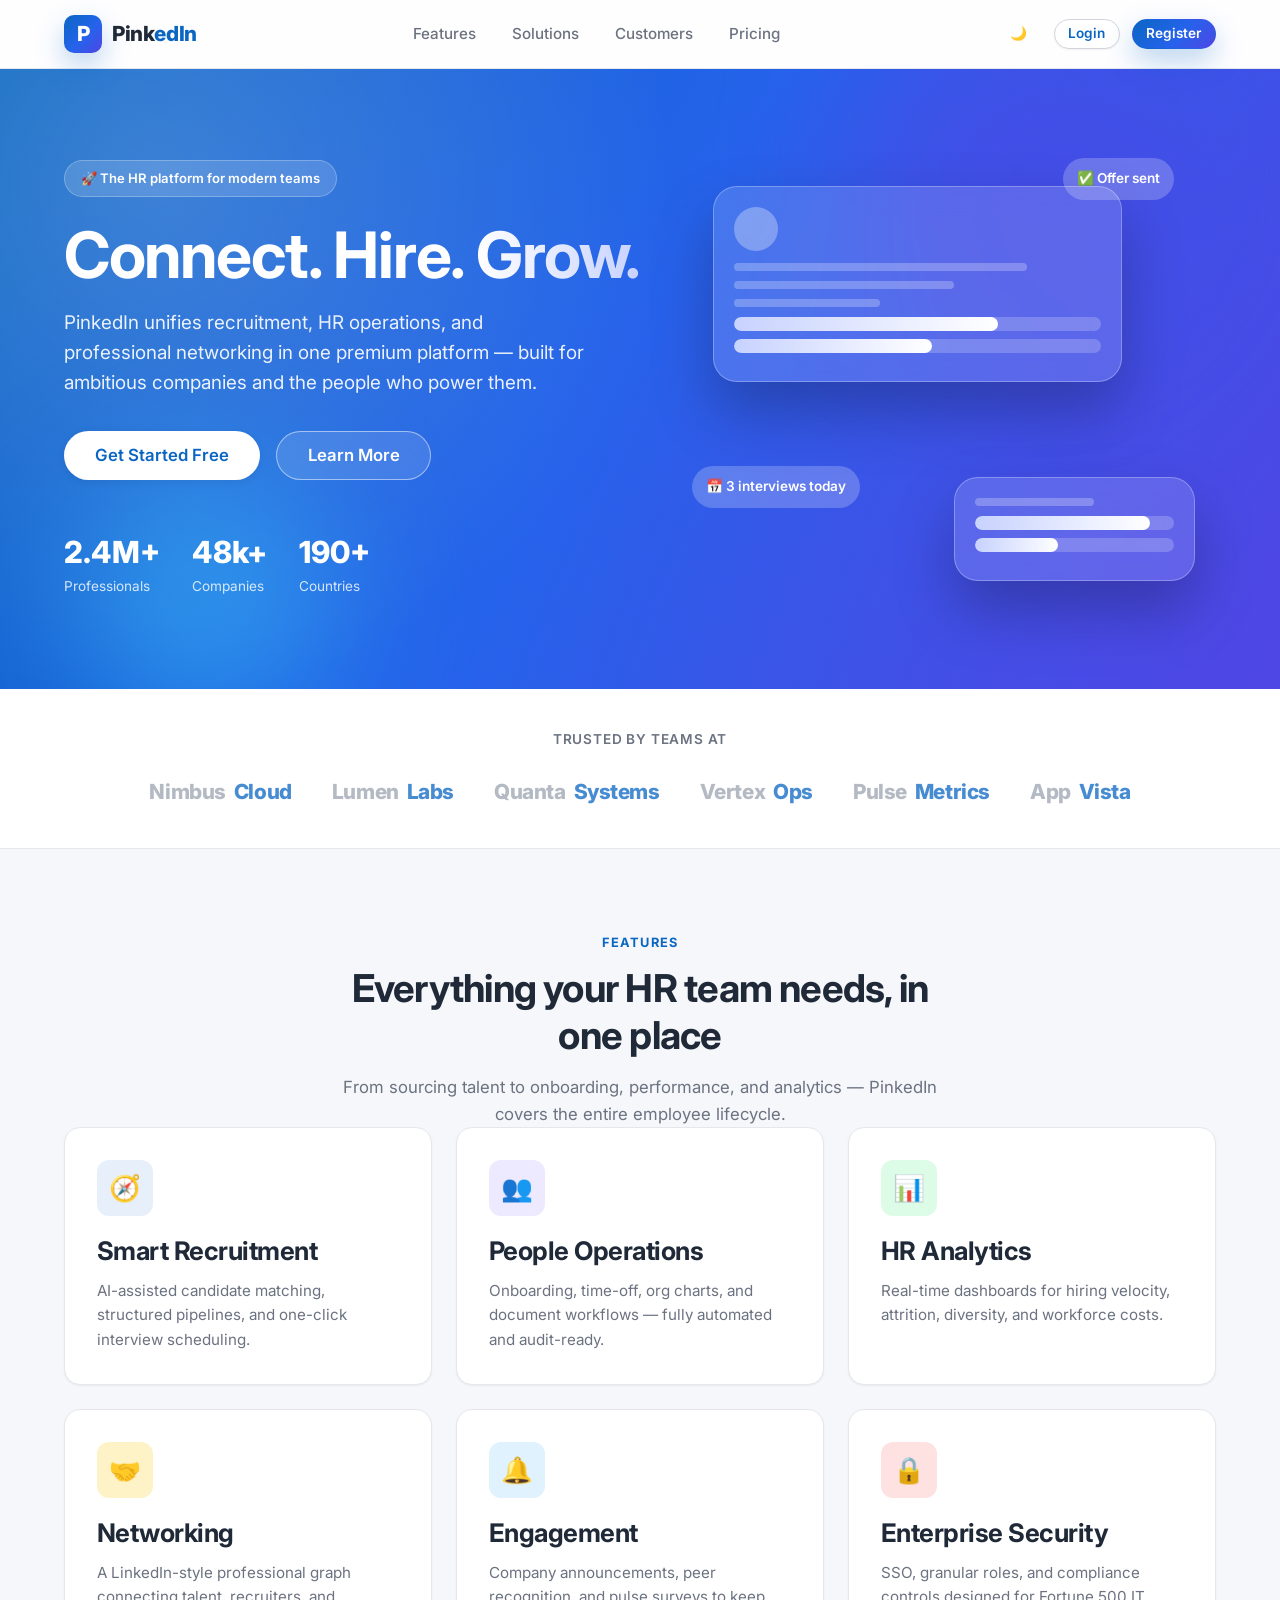
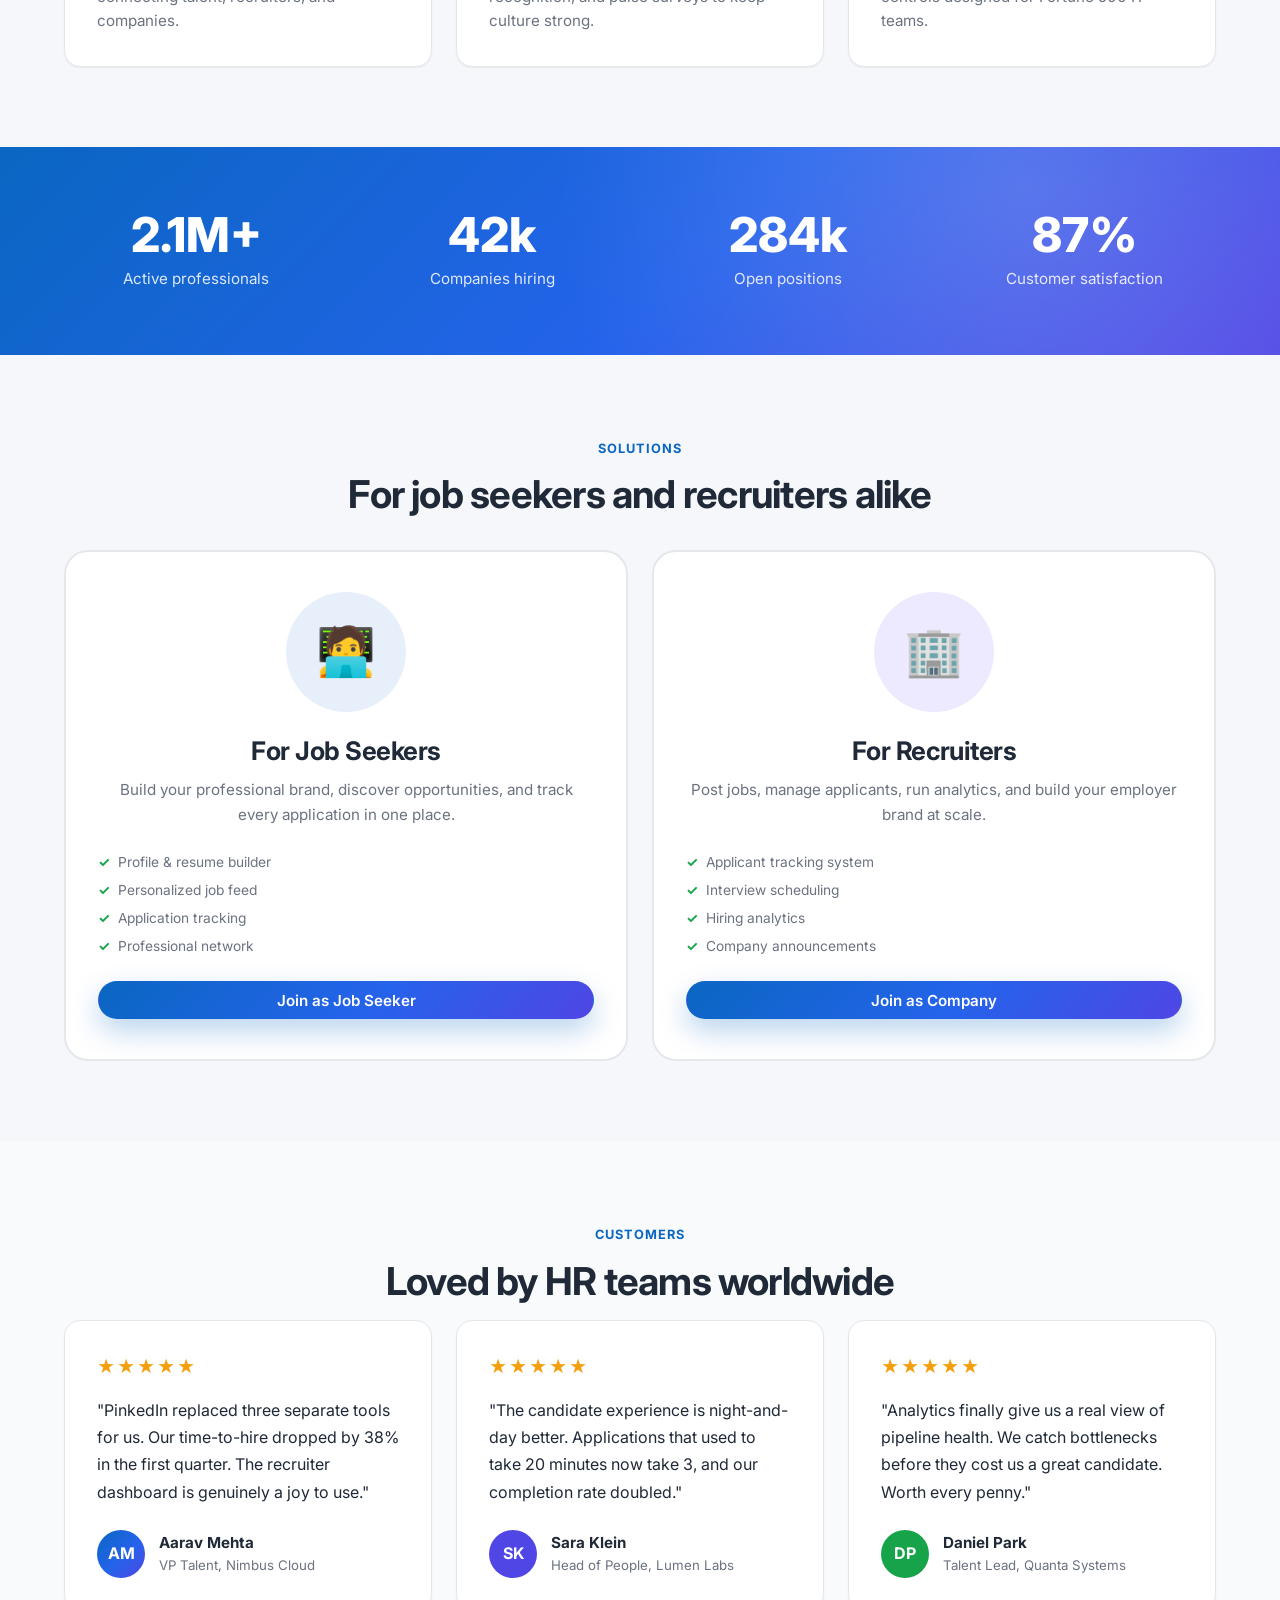
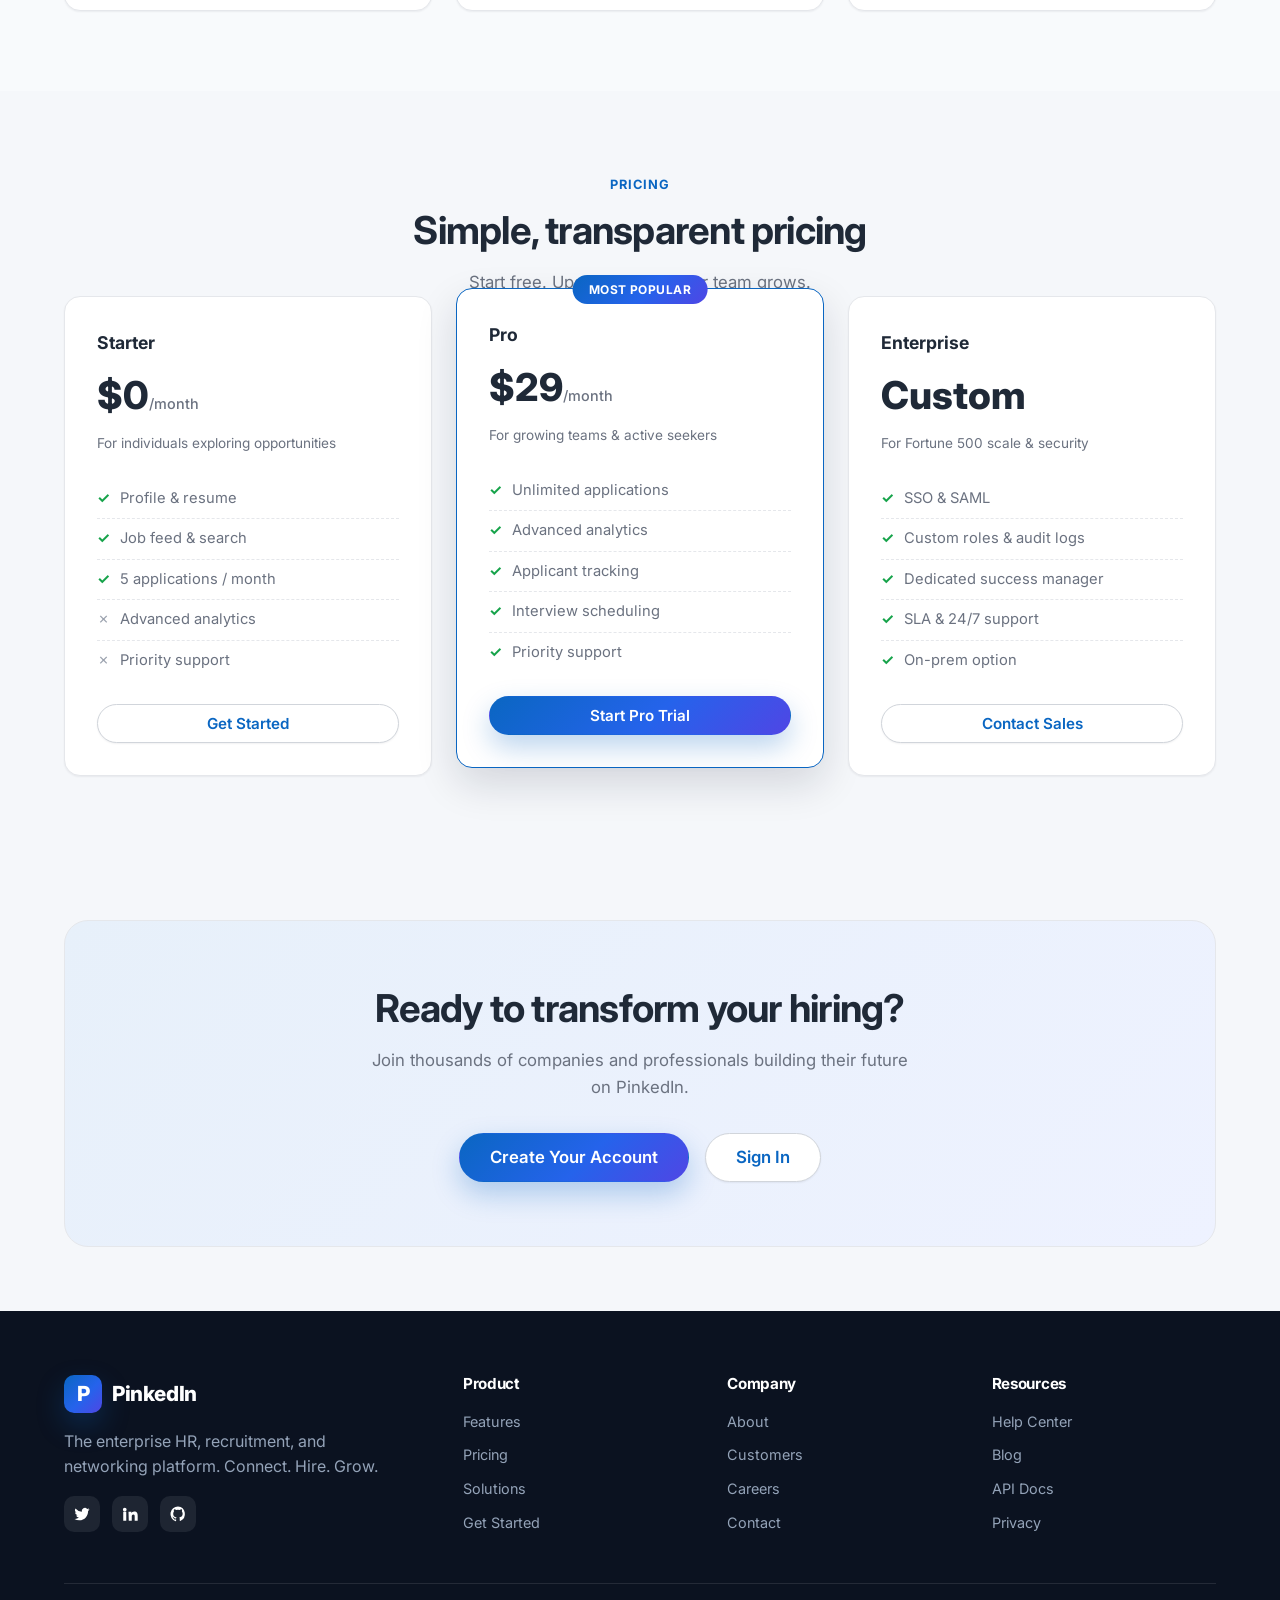
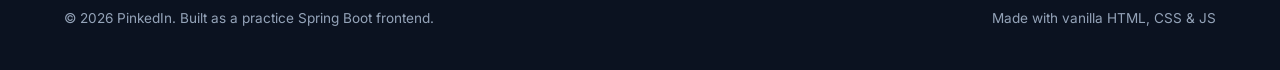
<file: frontend/index.html>
<!doctype html>
<html lang="en" data-theme="light">
  <head>
    <meta charset="UTF-8" />
    <meta name="viewport" content="width=device-width, initial-scale=1.0" />
    <title>PinkedIn — Connect. Hire. Grow.</title>
    <meta
      name="description"
      content="PinkedIn is a modern enterprise HR, recruitment, and professional networking platform."
    />
    <link rel="icon" type="image/svg+xml" href="assets/images/logo.svg" />
    <link rel="preconnect" href="https://fonts.googleapis.com" />
    <link rel="preconnect" href="https://fonts.gstatic.com" crossorigin />
    <link
      href="https://fonts.googleapis.com/css2?family=Inter:wght@400;500;600;700;800&display=swap"
      rel="stylesheet"
    />
    <link rel="stylesheet" href="css/style.css" />
    <link rel="stylesheet" href="css/auth.css" />
    <link rel="stylesheet" href="css/responsive.css" />
  </head>
  <body>
    <!-- ===== NAVBAR ===== -->
    <header class="navbar">
      <div class="container nav-inner">
        <a href="index.html" class="nav-brand">
          <span class="logo-mark">P</span>
          <span>Pink<span class="brand-accent">edIn</span></span>
        </a>
        <nav class="nav-links" aria-label="Primary">
          <a class="nav-link" href="#features">Features</a>
          <a class="nav-link" href="#solutions">Solutions</a>
          <a class="nav-link" href="#testimonials">Customers</a>
          <a class="nav-link" href="#pricing">Pricing</a>
        </nav>
        <div class="nav-actions">
          <button
            class="btn btn-ghost btn-sm"
            data-theme-toggle
            aria-label="Toggle theme"
          >
            🌙
          </button>
          <a href="login.html" class="btn btn-secondary btn-sm">Login</a>
          <a href="register.html" class="btn btn-primary btn-sm">Register</a>
          <button class="nav-toggle" aria-label="Toggle navigation">
            <span></span>
          </button>
        </div>
      </div>
    </header>

    <main>
      <!-- ===== HERO ===== -->
      <section class="hero">
        <div class="hero-blob b1"></div>
        <div class="hero-blob b2"></div>
        <div class="container hero-grid">
          <div class="reveal">
            <span class="hero-eyebrow"
              >🚀 The HR platform for modern teams</span
            >
            <h1>Connect. Hire. <span class="grad-text">Grow.</span></h1>
            <p class="lead">
              PinkedIn unifies recruitment, HR operations, and professional
              networking in one premium platform — built for ambitious companies
              and the people who power them.
            </p>
            <div class="hero-cta">
              <a href="register.html" class="btn btn-light btn-lg"
                >Get Started Free</a
              >
              <a href="#features" class="btn btn-outline-light btn-lg"
                >Learn More</a
              >
            </div>
            <div class="hero-stats">
              <div class="hero-stat">
                <div class="num" data-count="2.4" data-suffix="M+">0</div>
                <div class="label">Professionals</div>
              </div>
              <div class="hero-stat">
                <div class="num" data-count="48" data-suffix="k+">0</div>
                <div class="label">Companies</div>
              </div>
              <div class="hero-stat">
                <div class="num" data-count="190" data-suffix="+">0</div>
                <div class="label">Countries</div>
              </div>
            </div>
          </div>
          <div class="hero-art reveal">
            <div class="art-glass art-card-main">
              <div class="art-avatar"></div>
              <div class="art-line w-80"></div>
              <div class="art-line w-60"></div>
              <div class="art-line w-40"></div>
              <div class="art-bar">
                <span class="fill" style="width: 72%"></span>
              </div>
              <div class="art-bar">
                <span class="fill" style="width: 54%"></span>
              </div>
            </div>
            <div class="art-glass art-card-side">
              <div class="art-line w-60"></div>
              <div class="art-bar">
                <span class="fill" style="width: 88%"></span>
              </div>
              <div class="art-bar">
                <span class="fill" style="width: 42%"></span>
              </div>
            </div>
            <div class="art-pill top">✅ Offer sent</div>
            <div class="art-pill bot">📅 3 interviews today</div>
          </div>
        </div>
      </section>

      <!-- ===== TRUSTED ===== -->
      <section class="trusted">
        <div class="container text-center">
          <p
            class="muted"
            style="
              font-weight: 600;
              font-size: 0.85rem;
              letter-spacing: 0.06em;
              text-transform: uppercase;
            "
          >
            Trusted by teams at
          </p>
          <div class="trusted-logos">
            <span class="trusted-logo"
              >Nimbus<span class="tk">Cloud</span></span
            >
            <span class="trusted-logo">Lumen<span class="tk">Labs</span></span>
            <span class="trusted-logo"
              >Quanta<span class="tk">Systems</span></span
            >
            <span class="trusted-logo">Vertex<span class="tk">Ops</span></span>
            <span class="trusted-logo"
              >Pulse<span class="tk">Metrics</span></span
            >
            <span class="trusted-logo">App<span class="tk">Vista</span></span>
          </div>
        </div>
      </section>

      <!-- ===== FEATURES ===== -->
      <section class="section" id="features">
        <div class="container text-center">
          <span class="section-eyebrow">Features</span>
          <h2 class="section-title">
            Everything your HR team needs, in one place
          </h2>
          <p class="section-sub muted">
            From sourcing talent to onboarding, performance, and analytics —
            PinkedIn covers the entire employee lifecycle.
          </p>
        </div>
        <div class="container">
          <div class="feature-grid" data-stagger>
            <article class="feature-card card card-hover">
              <div class="feature-icon">🧭</div>
              <h3>Smart Recruitment</h3>
              <p>
                AI-assisted candidate matching, structured pipelines, and
                one-click interview scheduling.
              </p>
            </article>
            <article class="feature-card card card-hover">
              <div class="feature-icon">👥</div>
              <h3>People Operations</h3>
              <p>
                Onboarding, time-off, org charts, and document workflows — fully
                automated and audit-ready.
              </p>
            </article>
            <article class="feature-card card card-hover">
              <div class="feature-icon">📊</div>
              <h3>HR Analytics</h3>
              <p>
                Real-time dashboards for hiring velocity, attrition, diversity,
                and workforce costs.
              </p>
            </article>
            <article class="feature-card card card-hover">
              <div class="feature-icon">🤝</div>
              <h3>Networking</h3>
              <p>
                A LinkedIn-style professional graph connecting talent,
                recruiters, and companies.
              </p>
            </article>
            <article class="feature-card card card-hover">
              <div class="feature-icon">🔔</div>
              <h3>Engagement</h3>
              <p>
                Company announcements, peer recognition, and pulse surveys to
                keep culture strong.
              </p>
            </article>
            <article class="feature-card card card-hover">
              <div class="feature-icon">🔒</div>
              <h3>Enterprise Security</h3>
              <p>
                SSO, granular roles, and compliance controls designed for
                Fortune 500 IT teams.
              </p>
            </article>
          </div>
        </div>
      </section>

      <!-- ===== STATS BAND ===== -->
      <section class="stats-band">
        <div class="container">
          <div class="stats-grid">
            <div class="reveal">
              <div class="stat-num" data-count="2.4" data-suffix="M+">0</div>
              <div class="stat-label">Active professionals</div>
            </div>
            <div class="reveal">
              <div class="stat-num" data-count="48" data-suffix="k">0</div>
              <div class="stat-label">Companies hiring</div>
            </div>
            <div class="reveal">
              <div class="stat-num" data-count="320" data-suffix="k">0</div>
              <div class="stat-label">Open positions</div>
            </div>
            <div class="reveal">
              <div class="stat-num" data-count="98" data-suffix="%">0</div>
              <div class="stat-label">Customer satisfaction</div>
            </div>
          </div>
        </div>
      </section>

      <!-- ===== SOLUTIONS ===== -->
      <section class="section" id="solutions">
        <div class="container text-center">
          <span class="section-eyebrow">Solutions</span>
          <h2 class="section-title">For job seekers and recruiters alike</h2>
        </div>
        <div class="container">
          <div class="select-grid">
            <article class="select-card reveal">
              <div class="select-illus">🧑‍💻</div>
              <h3>For Job Seekers</h3>
              <p>
                Build your professional brand, discover opportunities, and track
                every application in one place.
              </p>
              <ul class="features-mini">
                <li>
                  <span class="tick">✓</span> Profile &amp; resume builder
                </li>
                <li><span class="tick">✓</span> Personalized job feed</li>
                <li><span class="tick">✓</span> Application tracking</li>
                <li><span class="tick">✓</span> Professional network</li>
              </ul>
              <a href="user-register.html" class="btn btn-primary btn-block"
                >Join as Job Seeker</a
              >
            </article>
            <article class="select-card company reveal">
              <div class="select-illus">🏢</div>
              <h3>For Recruiters</h3>
              <p>
                Post jobs, manage applicants, run analytics, and build your
                employer brand at scale.
              </p>
              <ul class="features-mini">
                <li><span class="tick">✓</span> Applicant tracking system</li>
                <li><span class="tick">✓</span> Interview scheduling</li>
                <li><span class="tick">✓</span> Hiring analytics</li>
                <li><span class="tick">✓</span> Company announcements</li>
              </ul>
              <a href="company-register.html" class="btn btn-primary btn-block"
                >Join as Company</a
              >
            </article>
          </div>
        </div>
      </section>

      <!-- ===== TESTIMONIALS ===== -->
      <section
        class="section"
        id="testimonials"
        style="background: var(--surface-2)"
      >
        <div class="container text-center">
          <span class="section-eyebrow">Customers</span>
          <h2 class="section-title">Loved by HR teams worldwide</h2>
        </div>
        <div class="container">
          <div class="testi-grid" data-stagger>
            <article class="testi-card card">
              <div class="testi-stars">★★★★★</div>
              <p class="testi-quote">
                "PinkedIn replaced three separate tools for us. Our time-to-hire
                dropped by 38% in the first quarter. The recruiter dashboard is
                genuinely a joy to use."
              </p>
              <div class="testi-author">
                <span class="avatar avatar-md">AM</span>
                <div>
                  <div class="name">Aarav Mehta</div>
                  <div class="role">VP Talent, Nimbus Cloud</div>
                </div>
              </div>
            </article>
            <article class="testi-card card">
              <div class="testi-stars">★★★★★</div>
              <p class="testi-quote">
                "The candidate experience is night-and-day better. Applications
                that used to take 20 minutes now take 3, and our completion rate
                doubled."
              </p>
              <div class="testi-author">
                <span class="avatar avatar-md" style="background: #4f46e5"
                  >SK</span
                >
                <div>
                  <div class="name">Sara Klein</div>
                  <div class="role">Head of People, Lumen Labs</div>
                </div>
              </div>
            </article>
            <article class="testi-card card">
              <div class="testi-stars">★★★★★</div>
              <p class="testi-quote">
                "Analytics finally give us a real view of pipeline health. We
                catch bottlenecks before they cost us a great candidate. Worth
                every penny."
              </p>
              <div class="testi-author">
                <span class="avatar avatar-md" style="background: #16a34a"
                  >DP</span
                >
                <div>
                  <div class="name">Daniel Park</div>
                  <div class="role">Talent Lead, Quanta Systems</div>
                </div>
              </div>
            </article>
          </div>
        </div>
      </section>

      <!-- ===== PRICING ===== -->
      <section class="section" id="pricing">
        <div class="container text-center">
          <span class="section-eyebrow">Pricing</span>
          <h2 class="section-title">Simple, transparent pricing</h2>
          <p class="section-sub muted">
            Start free. Upgrade when your team grows.
          </p>
        </div>
        <div class="container">
          <div class="price-grid">
            <article class="price-card card">
              <div class="price-name">Starter</div>
              <div class="price-amount">
                $0<span class="per" data-price-period>/month</span>
              </div>
              <p class="muted" style="font-size: 0.85rem; margin-top: 6px">
                For individuals exploring opportunities
              </p>
              <ul class="price-feats">
                <li><span class="tick">✓</span> Profile &amp; resume</li>
                <li><span class="tick">✓</span> Job feed &amp; search</li>
                <li><span class="tick">✓</span> 5 applications / month</li>
                <li><span class="cross">✗</span> Advanced analytics</li>
                <li><span class="cross">✗</span> Priority support</li>
              </ul>
              <a href="user-register.html" class="btn btn-secondary btn-block"
                >Get Started</a
              >
            </article>
            <article class="price-card card featured">
              <span class="price-tag">MOST POPULAR</span>
              <div class="price-name">Pro</div>
              <div class="price-amount">
                <span data-price-monthly="29">$29</span
                ><span class="per" data-price-period>/month</span>
              </div>
              <p class="muted" style="font-size: 0.85rem; margin-top: 6px">
                For growing teams &amp; active seekers
              </p>
              <ul class="price-feats">
                <li><span class="tick">✓</span> Unlimited applications</li>
                <li><span class="tick">✓</span> Advanced analytics</li>
                <li><span class="tick">✓</span> Applicant tracking</li>
                <li><span class="tick">✓</span> Interview scheduling</li>
                <li><span class="tick">✓</span> Priority support</li>
              </ul>
              <a href="register.html" class="btn btn-primary btn-block"
                >Start Pro Trial</a
              >
            </article>
            <article class="price-card card">
              <div class="price-name">Enterprise</div>
              <div class="price-amount">Custom</div>
              <p class="muted" style="font-size: 0.85rem; margin-top: 6px">
                For Fortune 500 scale &amp; security
              </p>
              <ul class="price-feats">
                <li><span class="tick">✓</span> SSO &amp; SAML</li>
                <li>
                  <span class="tick">✓</span> Custom roles &amp; audit logs
                </li>
                <li><span class="tick">✓</span> Dedicated success manager</li>
                <li><span class="tick">✓</span> SLA &amp; 24/7 support</li>
                <li><span class="tick">✓</span> On-prem option</li>
              </ul>
              <a href="register.html" class="btn btn-secondary btn-block"
                >Contact Sales</a
              >
            </article>
          </div>
        </div>
      </section>

      <!-- ===== CTA ===== -->
      <section class="container">
        <div class="cta-band reveal">
          <h2>Ready to transform your hiring?</h2>
          <p>
            Join thousands of companies and professionals building their future
            on PinkedIn.
          </p>
          <div class="hero-cta" style="justify-content: center">
            <a href="register.html" class="btn btn-primary btn-lg"
              >Create Your Account</a
            >
            <a href="login.html" class="btn btn-secondary btn-lg">Sign In</a>
          </div>
        </div>
      </section>
    </main>

    <!-- ===== FOOTER ===== -->
    <footer class="footer">
      <div class="container">
        <div class="footer-grid">
          <div>
            <a href="index.html" class="nav-brand"
              ><span class="logo-mark">P</span
              ><span>Pink<span style="color: #fff">edIn</span></span></a
            >
            <p>
              The enterprise HR, recruitment, and networking platform. Connect.
              Hire. Grow.
            </p>
            <div class="social-row" style="margin-top: 16px">
              <a href="#" aria-label="Twitter"
                ><svg viewBox="0 0 24 24">
                  <path
                    d="M22 5.8a8.5 8.5 0 0 1-2.4.7 4.2 4.2 0 0 0 1.8-2.3 8.3 8.3 0 0 1-2.6 1 4.1 4.1 0 0 0-7 3.8A11.7 11.7 0 0 1 3.3 4.7a4.1 4.1 0 0 0 1.3 5.5 4 4 0 0 1-1.9-.5v.1a4.1 4.1 0 0 0 3.3 4 4.1 4.1 0 0 1-1.9.1 4.1 4.1 0 0 0 3.8 2.9A8.3 8.3 0 0 1 2 18.5a11.7 11.7 0 0 0 6.3 1.9c7.6 0 11.8-6.3 11.8-11.8v-.5A8.4 8.4 0 0 0 22 5.8z"
                  /></svg
              ></a>
              <a href="#" aria-label="LinkedIn"
                ><svg viewBox="0 0 24 24">
                  <path
                    d="M4.98 3.5a2.5 2.5 0 1 1 0 5 2.5 2.5 0 0 1 0-5zM3 9h4v12H3zM10 9h3.8v1.7h.05c.53-1 1.8-2 3.7-2 4 0 4.7 2.6 4.7 6V21h-4v-5.3c0-1.3 0-3-1.8-3s-2.1 1.4-2.1 2.9V21h-4z"
                  /></svg
              ></a>
              <a href="#" aria-label="GitHub"
                ><svg viewBox="0 0 24 24">
                  <path
                    d="M12 2a10 10 0 0 0-3.2 19.5c.5.1.7-.2.7-.5v-1.7c-2.8.6-3.4-1.4-3.4-1.4-.5-1.2-1.1-1.5-1.1-1.5-.9-.6.1-.6.1-.6 1 .1 1.5 1 1.5 1 .9 1.5 2.3 1.1 2.9.8.1-.6.3-1.1.6-1.4-2.2-.300-4.5-1.1-4.5-5 0-1.1.4-2 1-2.7-.1-.3-.4-1.3.1-2.7 0 0 .8-.3 2.7 1a9.4 9.4 0 0 1 5 0c1.9-1.3 2.7-1 2.7-1 .5 1.4.2 2.4.1 2.7.6.7 1 1.6 1 2.7 0 3.9-2.3 4.7-4.5 5 .3.3.6.9.6 1.8v2.7c0 .3.2.6.7.5A10 10 0 0 0 12 2z"
                  /></svg
              ></a>
            </div>
          </div>
          <div>
            <h5>Product</h5>
            <ul class="footer-links">
              <li><a href="#features">Features</a></li>
              <li><a href="#pricing">Pricing</a></li>
              <li><a href="#solutions">Solutions</a></li>
              <li><a href="register.html">Get Started</a></li>
            </ul>
          </div>
          <div>
            <h5>Company</h5>
            <ul class="footer-links">
              <li><a href="#">About</a></li>
              <li><a href="#testimonials">Customers</a></li>
              <li><a href="#">Careers</a></li>
              <li><a href="#">Contact</a></li>
            </ul>
          </div>
          <div>
            <h5>Resources</h5>
            <ul class="footer-links">
              <li><a href="#">Help Center</a></li>
              <li><a href="#">Blog</a></li>
              <li><a href="#">API Docs</a></li>
              <li><a href="#">Privacy</a></li>
            </ul>
          </div>
        </div>
        <div class="footer-bottom">
          <span
            >© 2026 PinkedIn. Built as a practice Spring Boot frontend.</span
          >
          <span>Made with vanilla HTML, CSS &amp; JS</span>
        </div>
      </div>
    </footer>

    <button class="scroll-top" aria-label="Scroll to top">↑</button>
    <script type="module" src="js/ui.js"></script>
    <script type="module" src="js/app.js"></script>
  </body>
</html>
</file>
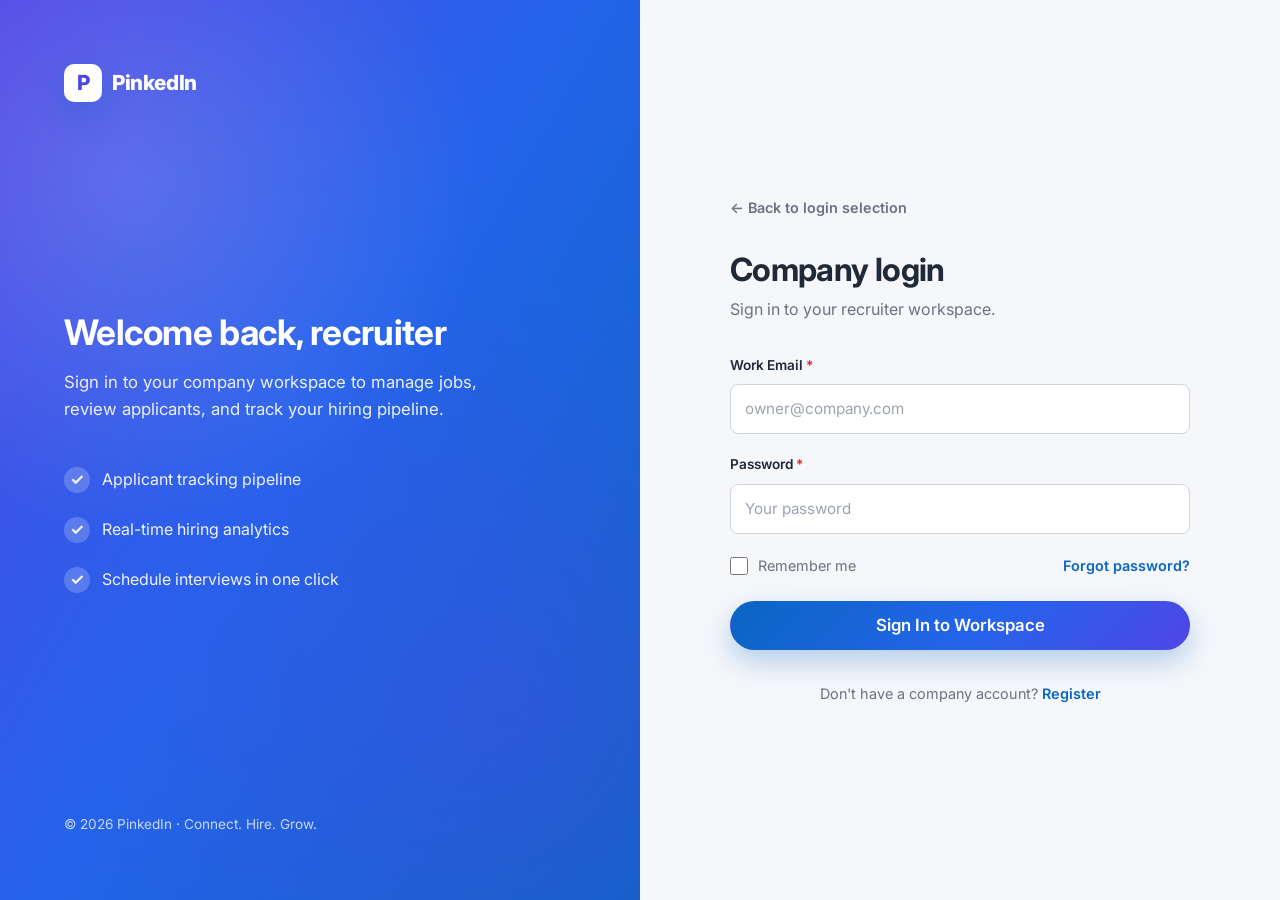
<file: frontend/company-dashboard.html>
<!doctype html>
<html lang="en" data-theme="light">
  <head>
    <meta charset="UTF-8" />
    <meta name="viewport" content="width=device-width, initial-scale=1.0" />
    <title>Company Dashboard — PinkedIn</title>
    <link rel="icon" type="image/svg+xml" href="assets/images/logo.svg" />
    <link rel="preconnect" href="https://fonts.googleapis.com" />
    <link rel="preconnect" href="https://fonts.gstatic.com" crossorigin />
    <link
      href="https://fonts.googleapis.com/css2?family=Inter:wght@400;500;600;700;800&display=swap"
      rel="stylesheet"
    />
    <link rel="stylesheet" href="css/style.css" />
    <link rel="stylesheet" href="css/dashboard.css" />
    <link rel="stylesheet" href="css/responsive.css" />
  </head>
  <body>
    <div class="dash" id="dash">
      <div class="sidebar-backdrop"></div>

      <!-- ===== SIDEBAR (Recruiter) ===== -->
      <aside class="sidebar">
        <div class="sidebar-head">
          <a href="index.html" class="nav-brand">
            <span class="logo-mark">P</span>
            <span>Pink<span style="color: #fff">edIn</span></span>
          </a>
          <button
            class="icon-btn"
            data-collapse
            style="color: #94a3b8; margin-left: auto"
            aria-label="Collapse sidebar"
            title="Collapse"
          >
            ⇆
          </button>
        </div>
        <nav class="sidebar-nav" aria-label="Recruiter dashboard">
          <div class="side-group-label">Recruiting</div>
          <div class="side-item active" data-section="dashboard">
            <span class="side-ico">📊</span
            ><span class="side-text">Dashboard</span>
          </div>
          <div class="side-item" data-section="company-profile">
            <span class="side-ico">🏢</span
            ><span class="side-text">Company Profile</span>
          </div>
          <div class="side-item" data-section="jobs">
            <span class="side-ico">💼</span><span class="side-text">Jobs</span
            ><span class="side-badge">5</span>
          </div>
          <div class="side-item" data-section="applicants">
            <span class="side-ico">👥</span
            ><span class="side-text">Applicants</span
            ><span class="side-badge">42</span>
          </div>
          <div class="side-group-label">Insights</div>
          <div class="side-item" data-section="analytics">
            <span class="side-ico">📈</span
            ><span class="side-text">Analytics</span>
          </div>
          <div class="side-item" data-section="announcements">
            <span class="side-ico">📢</span
            ><span class="side-text">Announcements</span>
          </div>
          <div class="side-group-label">Account</div>
          <div class="side-item" data-section="settings">
            <span class="side-ico">⚙️</span
            ><span class="side-text">Settings</span>
          </div>
        </nav>
        <div class="sidebar-foot">
          <div class="side-user">
            <span class="avatar avatar-sm" style="background: #4f46e5">NC</span>
            <div class="su-info">
              <div class="su-name">Nimbus Cloud</div>
              <div class="su-role">Recruiter</div>
            </div>
          </div>
          <button
            class="side-logout"
            data-logout
          >
            <span class="side-ico">⏻</span><span>Logout</span>
          </button>
        </div>
      </aside>

      <!-- ===== MAIN ===== -->
      <div>
        <header class="topnav">
          <button class="topnav-burger" data-burger aria-label="Open menu">
            ☰
          </button>
          <div class="topnav-search">
            <span class="search-ico">🔍</span>
            <input
              class="input"
              type="search"
              placeholder="Search applicants, jobs…"
              aria-label="Search"
            />
          </div>
          <div class="topnav-actions">
            <span class="topnav-date" data-live-date>—</span>
            <button
              class="topnav-theme"
              data-theme-toggle
              aria-label="Toggle theme"
            >
              🌙
            </button>
            <button
              class="icon-btn"
              data-dropdown="#coNotifDropdown"
              aria-label="Notifications"
            >
              🔔<span class="dot-badge">5</span>
            </button>
            <div class="dropdown" id="coNotifDropdown">
              <div class="dropdown-head">
                <h4>Notifications</h4>
                <span class="head-action">Mark all read</span>
              </div>
              <div class="dropdown-body"></div>
            </div>
            <span
              class="avatar avatar-sm"
              style="cursor: pointer; background: #4f46e5"
              >NC</span
            >
          </div>
        </header>

        <main class="dash-main">
          <!-- ===== DASHBOARD ===== -->
          <section class="dash-section active" data-section="dashboard">
            <div class="hero-banner reveal">
              <div>
                <h2>Good morning, Nimbus Cloud 👋</h2>
                <p>
                  You have 42 new applications and 3 interviews scheduled today.
                </p>
                <div class="hero-quick-stats">
                  <div>
                    <div class="hqs-num">5</div>
                    <div class="hqs-label">Open positions</div>
                  </div>
                  <div>
                    <div class="hqs-num">42</div>
                    <div class="hqs-label">New applicants</div>
                  </div>
                  <div>
                    <div class="hqs-num">3</div>
                    <div class="hqs-label">Interviews today</div>
                  </div>
                </div>
              </div>
              <div class="hero-actions">
                <button class="btn btn-light" data-create-job>
                  ➕ Post a Job
                </button>
                <button
                  class="btn btn-light"
                  onclick="
                    document.querySelector('[data-section=applicants]').click()
                  "
                >
                  👥 Review Applicants
                </button>
                <button
                  class="btn btn-light"
                  onclick="
                    document.querySelector('[data-section=analytics]').click()
                  "
                >
                  📈 View Analytics
                </button>
              </div>
              <span class="hero-illus-mini">💼</span>
            </div>

            <!-- KPI cards -->
            <div class="kpi-grid">
              <div class="kpi-card card">
                <div class="kpi-top"><div class="kpi-icon">💼</div></div>
                <div class="kpi-num" data-count="12">0</div>
                <div class="kpi-label">Jobs Posted</div>
                <div class="kpi-trend up">↑ 2 this week</div>
                <span class="kpi-bg-ico">💼</span>
              </div>
              <div class="kpi-card card">
                <div class="kpi-top"><div class="kpi-icon">🟢</div></div>
                <div class="kpi-num" data-count="5">0</div>
                <div class="kpi-label">Open Positions</div>
                <div class="kpi-trend up">↑ 1 new</div>
                <span class="kpi-bg-ico">🟢</span>
              </div>
              <div class="kpi-card card">
                <div class="kpi-top"><div class="kpi-icon">📋</div></div>
                <div class="kpi-num" data-count="184">0</div>
                <div class="kpi-label">Total Applications</div>
                <div class="kpi-trend up">↑ 42 new</div>
                <span class="kpi-bg-ico">📋</span>
              </div>
              <div class="kpi-card card">
                <div class="kpi-top"><div class="kpi-icon">🎯</div></div>
                <div class="kpi-num" data-count="68">0</div>
                <div class="kpi-label">Hiring Rate %</div>
                <div class="kpi-trend down">↓ 3% vs last qtr</div>
                <span class="kpi-bg-ico">🎯</span>
              </div>
            </div>

            <div class="dash-body">
              <div class="main-col">
                <div class="card chart-card">
                  <div class="card-head">
                    <h3>Applications — Last 8 Months</h3>
                  </div>
                  <div class="card-body">
                    <div class="chart-area" data-chart-bars>
                      <div class="chart-bar" data-h="40%">
                        <span class="bar-val">40</span
                        ><span class="bar-label">Dec</span>
                      </div>
                      <div class="chart-bar" data-h="55%">
                        <span class="bar-val">55</span
                        ><span class="bar-label">Jan</span>
                      </div>
                      <div class="chart-bar" data-h="48%">
                        <span class="bar-val">48</span
                        ><span class="bar-label">Feb</span>
                      </div>
                      <div class="chart-bar" data-h="72%">
                        <span class="bar-val">72</span
                        ><span class="bar-label">Mar</span>
                      </div>
                      <div class="chart-bar" data-h="65%">
                        <span class="bar-val">65</span
                        ><span class="bar-label">Apr</span>
                      </div>
                      <div class="chart-bar" data-h="88%">
                        <span class="bar-val">88</span
                        ><span class="bar-label">May</span>
                      </div>
                      <div class="chart-bar" data-h="78%">
                        <span class="bar-val">78</span
                        ><span class="bar-label">Jun</span>
                      </div>
                      <div class="chart-bar" data-h="96%">
                        <span class="bar-val">96</span
                        ><span class="bar-label">Jul</span>
                      </div>
                    </div>
                  </div>
                </div>
              </div>
              <div class="side-col">
                <div class="card">
                  <div class="card-head"><h3>Recent Activity</h3></div>
                  <div class="card-body" id="activityFeed"></div>
                </div>
              </div>
            </div>
          </section>

          <!-- ===== COMPANY PROFILE ===== -->
          <section class="dash-section" data-section="company-profile">
            <div class="page-head">
              <div>
                <h1>Company Profile</h1>
                <p>Your employer brand on PinkedIn.</p>
              </div>
              <button class="btn btn-secondary" data-edit-company>
                ✏️ Edit Profile
              </button>
            </div>
            <div class="card" style="overflow: hidden">
              <div
                class="profile-cover"
                style="
                  background: linear-gradient(
                    120deg,
                    #4f46e5,
                    #2563eb,
                    #0a66c2
                  );
                "
              >
                <button class="cover-edit">📷 Edit Banner</button>
              </div>
              <div class="profile-main">
                <div class="profile-head">
                  <div class="avatar avatar-xl" style="background: #4f46e5">
                    NC
                  </div>
                  <div class="ph-info">
                    <h2>Nimbus Cloud</h2>
                    <p>
                      Cloud Services · San Francisco, CA · 201–1000 employees
                    </p>
                  </div>
                </div>
                <p class="profile-bio">
                  Nimbus Cloud is the enterprise platform for real-time
                  collaboration. We help teams ship faster with secure, scalable
                  cloud infrastructure trusted by Fortune 500 companies.
                </p>
                <div class="profile-stats">
                  <div>
                    <div class="ps-num">128k</div>
                    <div class="ps-label">Followers</div>
                  </div>
                  <div>
                    <div class="ps-num">14</div>
                    <div class="ps-label">Open roles</div>
                  </div>
                  <div>
                    <div class="ps-num">4.6</div>
                    <div class="ps-label">Rating</div>
                  </div>
                  <div>
                    <div class="ps-num">2.1k</div>
                    <div class="ps-label">Employees</div>
                  </div>
                </div>
                <div class="dash-body">
                  <div class="main-col">
                    <div class="card">
                      <div class="card-head"><h3>About</h3></div>
                      <div class="card-body">
                        <p style="margin-bottom: 12px">
                          Founded in 2016, Nimbus Cloud powers collaboration for
                          over 12,000 organizations. Our mission is to make
                          every team's best work visible, secure, and fast.
                        </p>
                        <div
                          style="
                            display: flex;
                            flex-wrap: wrap;
                            gap: 12px;
                            font-size: 0.88rem;
                          "
                        >
                          <span
                            ><strong>Website:</strong>
                            <a href="#" class="forgot-link"
                              >nimbus.cloud</a
                            ></span
                          ><span><strong>Industry:</strong> Cloud Services</span
                          ><span><strong>Size:</strong> 201–1000</span>
                        </div>
                      </div>
                    </div>
                  </div>
                  <div class="side-col">
                    <div class="card">
                      <div class="card-head"><h3>Quick Stats</h3></div>
                      <div class="card-body">
                        <div class="hbar-list">
                          <div
                            class="div"
                            style="font-size: 0.85rem; margin-bottom: 8px"
                          >
                            Hiring funnel
                          </div>
                          <div class="hbar-item">
                            <div class="hbar-top">
                              <span>Applied</span><span>184</span>
                            </div>
                            <div class="hbar-track">
                              <div class="hbar-fill" data-w="100%"></div>
                            </div>
                          </div>
                          <div class="hbar-item">
                            <div class="hbar-top">
                              <span>Shortlisted</span><span>68</span>
                            </div>
                            <div class="hbar-track">
                              <div class="hbar-fill" data-w="37%"></div>
                            </div>
                          </div>
                          <div class="hbar-item">
                            <div class="hbar-top">
                              <span>Interviewed</span><span>34</span>
                            </div>
                            <div class="hbar-track">
                              <div class="hbar-fill" data-w="18%"></div>
                            </div>
                          </div>
                          <div class="hbar-item">
                            <div class="hbar-top">
                              <span>Offered</span><span>12</span>
                            </div>
                            <div class="hbar-track">
                              <div class="hbar-fill" data-w="7%"></div>
                            </div>
                          </div>
                        </div>
                      </div>
                    </div>
                  </div>
                </div>
              </div>
            </div>
          </section>

          <!-- ===== JOBS ===== -->
          <section class="dash-section" data-section="jobs">
            <div class="page-head">
              <div>
                <h1>Job Management</h1>
                <p>Create, edit, and track your job postings.</p>
              </div>
              <button class="btn btn-primary" data-create-job>
                ➕ Create Job
              </button>
            </div>
            <div
              class="card"
              style="margin-bottom: var(--space-6); padding: var(--space-5)"
            >
              <div class="filters">
                <input
                  class="input"
                  id="jobSearchCo"
                  placeholder="Search jobs…"
                  style="max-width: 280px"
                />
                <select class="select" id="jobStatusFilter" style="width: auto">
                  <option value="">All statuses</option>
                  <option>Open</option>
                  <option>Paused</option>
                  <option>Closed</option>
                </select>
                <button class="chip active">All departments</button>
                <button class="chip">Engineering</button>
                <button class="chip">Design</button>
                <button class="chip">Marketing</button>
              </div>
            </div>
            <div class="card">
              <div class="table-wrap">
                <table class="table">
                  <thead>
                    <tr>
                      <th>Job Title</th>
                      <th>Department</th>
                      <th>Applicants</th>
                      <th>Status</th>
                      <th>Posted</th>
                      <th>Actions</th>
                    </tr>
                  </thead>
                  <tbody id="companyJobsBody"></tbody>
                </table>
              </div>
              <div class="pagination">
                <button class="page-btn" disabled>←</button>
                <button class="page-btn active">1</button
                ><button class="page-btn">2</button
                ><button class="page-btn">3</button>
                <button class="page-btn">→</button>
              </div>
            </div>
          </section>

          <!-- ===== APPLICANTS ===== -->
          <section class="dash-section" data-section="applicants">
            <div class="page-head">
              <div>
                <h1>Applicants</h1>
                <p>Review and manage candidates across your pipeline.</p>
              </div>
            </div>
            <div
              class="card"
              style="margin-bottom: var(--space-6); padding: var(--space-5)"
            >
              <div class="filters">
                <input
                  class="input"
                  placeholder="Search applicants…"
                  style="max-width: 280px"
                />
                <button class="chip active">All</button>
                <button class="chip">Shortlisted</button>
                <button class="chip">Interview</button>
                <button class="chip">Offer</button>
                <button class="chip">Rejected</button>
              </div>
            </div>
            <div class="card">
              <div class="table-wrap">
                <table class="table">
                  <thead>
                    <tr>
                      <th>Candidate</th>
                      <th>Role</th>
                      <th>Experience</th>
                      <th>Match Score</th>
                      <th>Status</th>
                      <th>Progress</th>
                      <th>Actions</th>
                    </tr>
                  </thead>
                  <tbody id="applicantsBody"></tbody>
                </table>
              </div>
            </div>
          </section>

          <!-- ===== ANALYTICS ===== -->
          <section class="dash-section" data-section="analytics">
            <div class="page-head">
              <div>
                <h1>Analytics</h1>
                <p>Hiring insights and team performance.</p>
              </div>
            </div>
            <div class="kpi-grid" style="margin-bottom: var(--space-6)">
              <div class="kpi-card card">
                <div class="kpi-top"><div class="kpi-icon">⏱️</div></div>
                <div class="kpi-num">
                  18<span style="font-size: 1rem">d</span>
                </div>
                <div class="kpi-label">Avg time-to-hire</div>
                <div class="kpi-trend up">↓ 4d faster</div>
              </div>
              <div class="kpi-card card">
                <div class="kpi-top"><div class="kpi-icon">📈</div></div>
                <div class="kpi-num">68%</div>
                <div class="kpi-label">Offer acceptance</div>
                <div class="kpi-trend up">↑ 6%</div>
              </div>
              <div class="kpi-card card">
                <div class="kpi-top"><div class="kpi-icon">💰</div></div>
                <div class="kpi-num">$4.2k</div>
                <div class="kpi-label">Cost per hire</div>
                <div class="kpi-trend down">↓ $800</div>
              </div>
              <div class="kpi-card card">
                <div class="kpi-top"><div class="kpi-icon">🎯</div></div>
                <div class="kpi-num">42%</div>
                <div class="kpi-label">Interview pass rate</div>
                <div class="kpi-trend up">↑ 5%</div>
              </div>
            </div>
            <div class="dash-body">
              <div class="main-col">
                <div class="card chart-card">
                  <div class="card-head"><h3>Monthly Applications</h3></div>
                  <div class="card-body">
                    <div class="chart-area" data-chart-bars>
                      <div class="chart-bar" data-h="30%">
                        <span class="bar-val">30</span
                        ><span class="bar-label">Jan</span>
                      </div>
                      <div class="chart-bar" data-h="50%">
                        <span class="bar-val">50</span
                        ><span class="bar-label">Feb</span>
                      </div>
                      <div class="chart-bar" data-h="42%">
                        <span class="bar-val">42</span
                        ><span class="bar-label">Mar</span>
                      </div>
                      <div class="chart-bar" data-h="68%">
                        <span class="bar-val">68</span
                        ><span class="bar-label">Apr</span>
                      </div>
                      <div class="chart-bar" data-h="58%">
                        <span class="bar-val">58</span
                        ><span class="bar-label">May</span>
                      </div>
                      <div class="chart-bar" data-h="82%">
                        <span class="bar-val">82</span
                        ><span class="bar-label">Jun</span>
                      </div>
                      <div class="chart-bar" data-h="74%">
                        <span class="bar-val">74</span
                        ><span class="bar-label">Jul</span>
                      </div>
                    </div>
                  </div>
                </div>
                <div class="card">
                  <div class="card-head"><h3>Hiring Funnel</h3></div>
                  <div class="card-body">
                    <div class="hbar-list">
                      <div class="hbar-item">
                        <div class="hbar-top">
                          <span>Applications received</span><span>184</span>
                        </div>
                        <div class="hbar-track">
                          <div class="hbar-fill" data-w="100%"></div>
                        </div>
                      </div>
                      <div class="hbar-item">
                        <div class="hbar-top">
                          <span>Screened</span><span>112</span>
                        </div>
                        <div class="hbar-track">
                          <div class="hbar-fill" data-w="61%"></div>
                        </div>
                      </div>
                      <div class="hbar-item">
                        <div class="hbar-top">
                          <span>Shortlisted</span><span>68</span>
                        </div>
                        <div class="hbar-track">
                          <div class="hbar-fill" data-w="37%"></div>
                        </div>
                      </div>
                      <div class="hbar-item">
                        <div class="hbar-top">
                          <span>Interviewed</span><span>34</span>
                        </div>
                        <div class="hbar-track">
                          <div class="hbar-fill" data-w="18%"></div>
                        </div>
                      </div>
                      <div class="hbar-item">
                        <div class="hbar-top">
                          <span>Offered</span><span>12</span>
                        </div>
                        <div class="hbar-track">
                          <div class="hbar-fill" data-w="7%"></div>
                        </div>
                      </div>
                      <div class="hbar-item">
                        <div class="hbar-top">
                          <span>Hired</span><span>8</span>
                        </div>
                        <div class="hbar-track">
                          <div class="hbar-fill" data-w="4%"></div>
                        </div>
                      </div>
                    </div>
                  </div>
                </div>
              </div>
              <div class="side-col">
                <div class="card">
                  <div class="card-head"><h3>Hiring Goals</h3></div>
                  <div class="card-body">
                    <div class="circle-stats">
                      <div class="circle-stat">
                        <div class="circle-prog" data-pct="80">
                          <span class="cp-val">80%</span>
                        </div>
                        <div class="cp-label">Q3 target</div>
                      </div>
                    </div>
                    <div style="margin-top: var(--space-6)">
                      <div class="hbar-item">
                        <div class="hbar-top">
                          <span>Engineering hires</span><span>6/8</span>
                        </div>
                        <div class="hbar-track">
                          <div class="hbar-fill" data-w="75%"></div>
                        </div>
                      </div>
                      <div class="hbar-item" style="margin-top: 12px">
                        <div class="hbar-top">
                          <span>Design hires</span><span>2/3</span>
                        </div>
                        <div class="hbar-track">
                          <div class="hbar-fill" data-w="66%"></div>
                        </div>
                      </div>
                    </div>
                  </div>
                </div>
                <div class="card">
                  <div class="card-head"><h3>Top Sources</h3></div>
                  <div class="card-body">
                    <div class="hbar-list">
                      <div class="hbar-item">
                        <div class="hbar-top">
                          <span>PinkedIn feed</span><span>62%</span>
                        </div>
                        <div class="hbar-track">
                          <div class="hbar-fill" data-w="62%"></div>
                        </div>
                      </div>
                      <div class="hbar-item">
                        <div class="hbar-top">
                          <span>Referrals</span><span>24%</span>
                        </div>
                        <div class="hbar-track">
                          <div class="hbar-fill" data-w="24%"></div>
                        </div>
                      </div>
                      <div class="hbar-item">
                        <div class="hbar-top">
                          <span>Direct apply</span><span>14%</span>
                        </div>
                        <div class="hbar-track">
                          <div class="hbar-fill" data-w="14%"></div>
                        </div>
                      </div>
                    </div>
                  </div>
                </div>
              </div>
            </div>
          </section>

          <!-- ===== ANNOUNCEMENTS ===== -->
          <section class="dash-section" data-section="announcements">
            <div class="page-head">
              <div>
                <h1>Announcements</h1>
                <p>Share company news and build your employer brand.</p>
              </div>
            </div>
            <div class="dash-body">
              <div class="main-col">
                <div class="card" style="margin-bottom: var(--space-6)">
                  <form id="createAnnouncementForm">
                    <div class="create-post">
                      <span class="avatar avatar-md" style="background: #4f46e5"
                        >NC</span
                      >
                      <input
                        class="input"
                        id="announcementInput"
                        placeholder="Share an update with your followers…"
                        required
                      />
                    </div>
                    <div
                      class="post-actions-row"
                      style="padding: 0 var(--space-6) var(--space-5)"
                    >
                      <button type="button" class="post-action">🖼️ Photo</button
                      ><button type="button" class="post-action">🔗 Link</button
                      ><button
                        type="submit"
                        class="btn btn-primary btn-sm"
                        style="margin-left: auto"
                      >
                        Publish
                      </button>
                    </div>
                  </form>
                </div>
                <div id="announcementsFeed"></div>
              </div>
              <div class="side-col">
                <div class="card">
                  <div class="card-head"><h3>Reach</h3></div>
                  <div class="card-body">
                    <div style="text-align: center">
                      <div style="font-size: 2.4rem; font-weight: 800">
                        128k
                      </div>
                      <div class="muted" style="font-size: 0.85rem">
                        Followers
                      </div>
                    </div>
                    <hr class="divider" />
                    <div
                      style="
                        display: flex;
                        justify-content: space-between;
                        font-size: 0.85rem;
                      "
                    >
                      <span>This week's impressions</span><strong>42.1k</strong>
                    </div>
                    <div
                      style="
                        display: flex;
                        justify-content: space-between;
                        font-size: 0.85rem;
                        margin-top: 8px;
                      "
                    >
                      <span>Engagement rate</span
                      ><strong style="color: var(--success)">8.4%</strong>
                    </div>
                  </div>
                </div>
              </div>
            </div>
          </section>

          <!-- ===== SETTINGS ===== -->
          <section class="dash-section" data-section="settings">
            <div class="page-head">
              <div>
                <h1>Settings</h1>
                <p>Manage your company workspace.</p>
              </div>
            </div>
            <div class="settings-layout">
              <div class="settings-tabs">
                <div class="settings-tab active" data-settings-tab="theme">
                  🎨 Theme
                </div>
                <div class="settings-tab" data-settings-tab="notif">
                  🔔 Notifications
                </div>
                <div class="settings-tab" data-settings-tab="privacy">
                  🔒 Privacy
                </div>
                <div class="settings-tab" data-settings-tab="language">
                  🌐 Language
                </div>
              </div>
              <div>
                <div
                  class="card settings-panel active"
                  data-settings-panel="theme"
                >
                  <div class="card-body">
                    <div class="setting-row">
                      <div class="sr-info">
                        <h4>Dark mode</h4>
                        <p>Switch between light and dark themes.</p>
                      </div>
                      <div
                        class="switch"
                        onclick="window.PinkUI.toggleTheme()"
                      ></div>
                    </div>
                    <div class="setting-row">
                      <div class="sr-info">
                        <h4>Reduced motion</h4>
                        <p>Minimize animations.</p>
                      </div>
                      <div class="switch"></div>
                    </div>
                  </div>
                </div>
                <div class="card settings-panel" data-settings-panel="notif">
                  <div class="card-body">
                    <div class="setting-row">
                      <div class="sr-info">
                        <h4>New applicant alerts</h4>
                        <p>Notify when someone applies.</p>
                      </div>
                      <div class="switch on"></div>
                    </div>
                    <div class="setting-row">
                      <div class="sr-info">
                        <h4>Daily digest</h4>
                        <p>Summary of hiring activity.</p>
                      </div>
                      <div class="switch on"></div>
                    </div>
                    <div class="setting-row">
                      <div class="sr-info">
                        <h4>Weekly report</h4>
                        <p>Hiring analytics summary.</p>
                      </div>
                      <div class="switch on"></div>
                    </div>
                  </div>
                </div>
                <div class="card settings-panel" data-settings-panel="privacy">
                  <div class="card-body">
                    <div class="setting-row">
                      <div class="sr-info">
                        <h4>Public company page</h4>
                        <p>Make your profile visible to seekers.</p>
                      </div>
                      <div class="switch on"></div>
                    </div>
                    <div class="setting-row">
                      <div class="sr-info">
                        <h4>Show applicant names</h4>
                        <p>Display names in public pipelines.</p>
                      </div>
                      <div class="switch"></div>
                    </div>
                  </div>
                </div>
                <div class="card settings-panel" data-settings-panel="language">
                  <div class="card-body">
                    <div class="field">
                      <label class="field-label">Display Language</label
                      ><select class="select">
                        <option>English</option>
                        <option>हिन्दी</option>
                        <option>Español</option>
                      </select>
                    </div>
                    <div class="field">
                      <label class="field-label">Timezone</label
                      ><select class="select">
                        <option>America/Los_Angeles (PST)</option>
                        <option>Asia/Kolkata (IST)</option>
                        <option>Europe/London (GMT)</option>
                      </select>
                    </div>
                  </div>
                </div>
              </div>
            </div>
          </section>
        </main>
      </div>
    </div>

    <script type="module" src="js/ui.js"></script>
    <script type="module" src="js/dashboard.js"></script>
    <script>
      document.addEventListener("DOMContentLoaded", () => {
        // Company notifications dropdown content
        const dd = document.querySelector("#coNotifDropdown .dropdown-body");
        if (dd) {
          const items = [
            {
              text: "New applicant: Priya Nair for Senior Frontend Engineer",
              time: "8m ago",
              unread: true,
            },
            {
              text: "Interview scheduled with Marcus Lee",
              time: "1h ago",
              unread: true,
            },
            {
              text: "Elena Costa accepted your offer",
              time: "3h ago",
              unread: true,
            },
            {
              text: "Tomás Rivera declined the interview",
              time: "5h ago",
              unread: false,
            },
            {
              text: "Weekly hiring report is ready",
              time: "1d ago",
              unread: false,
            },
          ];
          dd.innerHTML = items
            .map(
              (n) =>
                '<div class="dropdown-item' +
                (n.unread ? " unread" : "") +
                '"><div class="avatar avatar-sm">🔔</div><div><div class="di-text">' +
                n.text +
                '</div><div class="di-time">' +
                n.time +
                "</div></div></div>",
            )
            .join("");
        }
      });
    </script>
  </body>
</html>
</file>
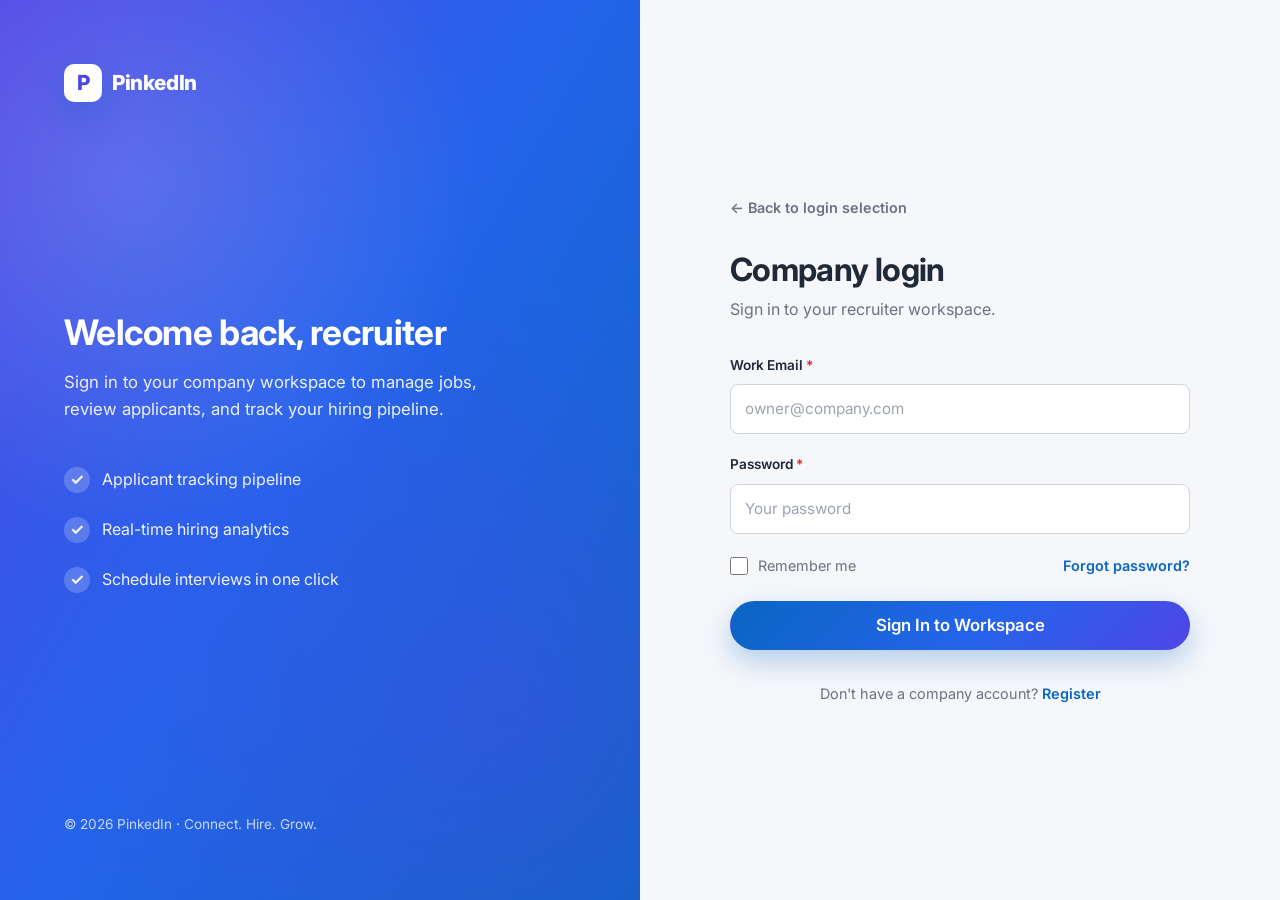
<file: frontend/company-login.html>
<!doctype html>
<html lang="en" data-theme="light">
  <head>
    <meta charset="UTF-8" />
    <meta name="viewport" content="width=device-width, initial-scale=1.0" />
    <title>Company Login — PinkedIn</title>
    <link rel="icon" type="image/svg+xml" href="assets/images/logo.svg" />
    <link rel="preconnect" href="https://fonts.googleapis.com" />
    <link rel="preconnect" href="https://fonts.gstatic.com" crossorigin />
    <link
      href="https://fonts.googleapis.com/css2?family=Inter:wght@400;500;600;700;800&display=swap"
      rel="stylesheet"
    />
    <link rel="stylesheet" href="css/style.css" />
    <link rel="stylesheet" href="css/auth.css" />
    <link rel="stylesheet" href="css/responsive.css" />
  </head>
  <body>
    <div class="auth-page">
      <aside
        class="auth-aside"
        style="
          background: linear-gradient(120deg, #4f46e5, #2563eb 48%, #0a66c2);
        "
      >
        <a href="index.html" class="nav-brand"
          ><span class="logo-mark" style="background: #fff; color: #4f46e5"
            >P</span
          ><span>Pink<span style="color: #fff">edIn</span></span></a
        >
        <div class="auth-aside-content">
          <h2>Welcome back, recruiter</h2>
          <p>
            Sign in to your company workspace to manage jobs, review applicants,
            and track your hiring pipeline.
          </p>
          <ul class="auth-aside-list">
            <li><span class="check">✓</span> Applicant tracking pipeline</li>
            <li><span class="check">✓</span> Real-time hiring analytics</li>
            <li>
              <span class="check">✓</span> Schedule interviews in one click
            </li>
          </ul>
        </div>
        <div class="auth-aside-foot">
          © 2026 PinkedIn · Connect. Hire. Grow.
        </div>
      </aside>

      <main class="auth-main">
        <div class="auth-main-inner">
          <a href="login.html" class="auth-back">← Back to login selection</a>
          <h1 class="auth-title">Company login</h1>
          <p class="auth-sub muted">Sign in to your recruiter workspace.</p>

          <form id="companyLoginForm" novalidate>
            <div class="field" data-required data-type="email">
              <label class="field-label" for="coLoginEmail"
                >Work Email <span class="req">*</span></label
              >
              <input
                class="input"
                id="coLoginEmail"
                name="email"
                type="email"
                placeholder="owner@company.com"
                required
              />
              <div class="field-error">Enter a valid email.</div>
            </div>
            <div class="field" data-required data-type="password">
              <label class="field-label" for="coLoginPassword"
                >Password <span class="req">*</span></label
              >
              <input
                class="input"
                id="coLoginPassword"
                name="password"
                type="password"
                placeholder="Your password"
                required
              />
              <div class="field-error">Password is required.</div>
            </div>
            <div class="auth-options">
              <label class="checkbox"
                ><input type="checkbox" /> Remember me</label
              >
              <a href="#" class="forgot-link">Forgot password?</a>
            </div>
            <button type="submit" class="btn btn-primary btn-block btn-lg">
              Sign In to Workspace
            </button>
          </form>

          <p class="auth-foot">
            Don't have a company account?
            <a href="company-register.html">Register</a>
          </p>
        </div>
      </main>
    </div>
    <script type="module" src="js/ui.js"></script>
    <script type="module" src="js/auth.js"></script>
  </body>
</html>
</file>
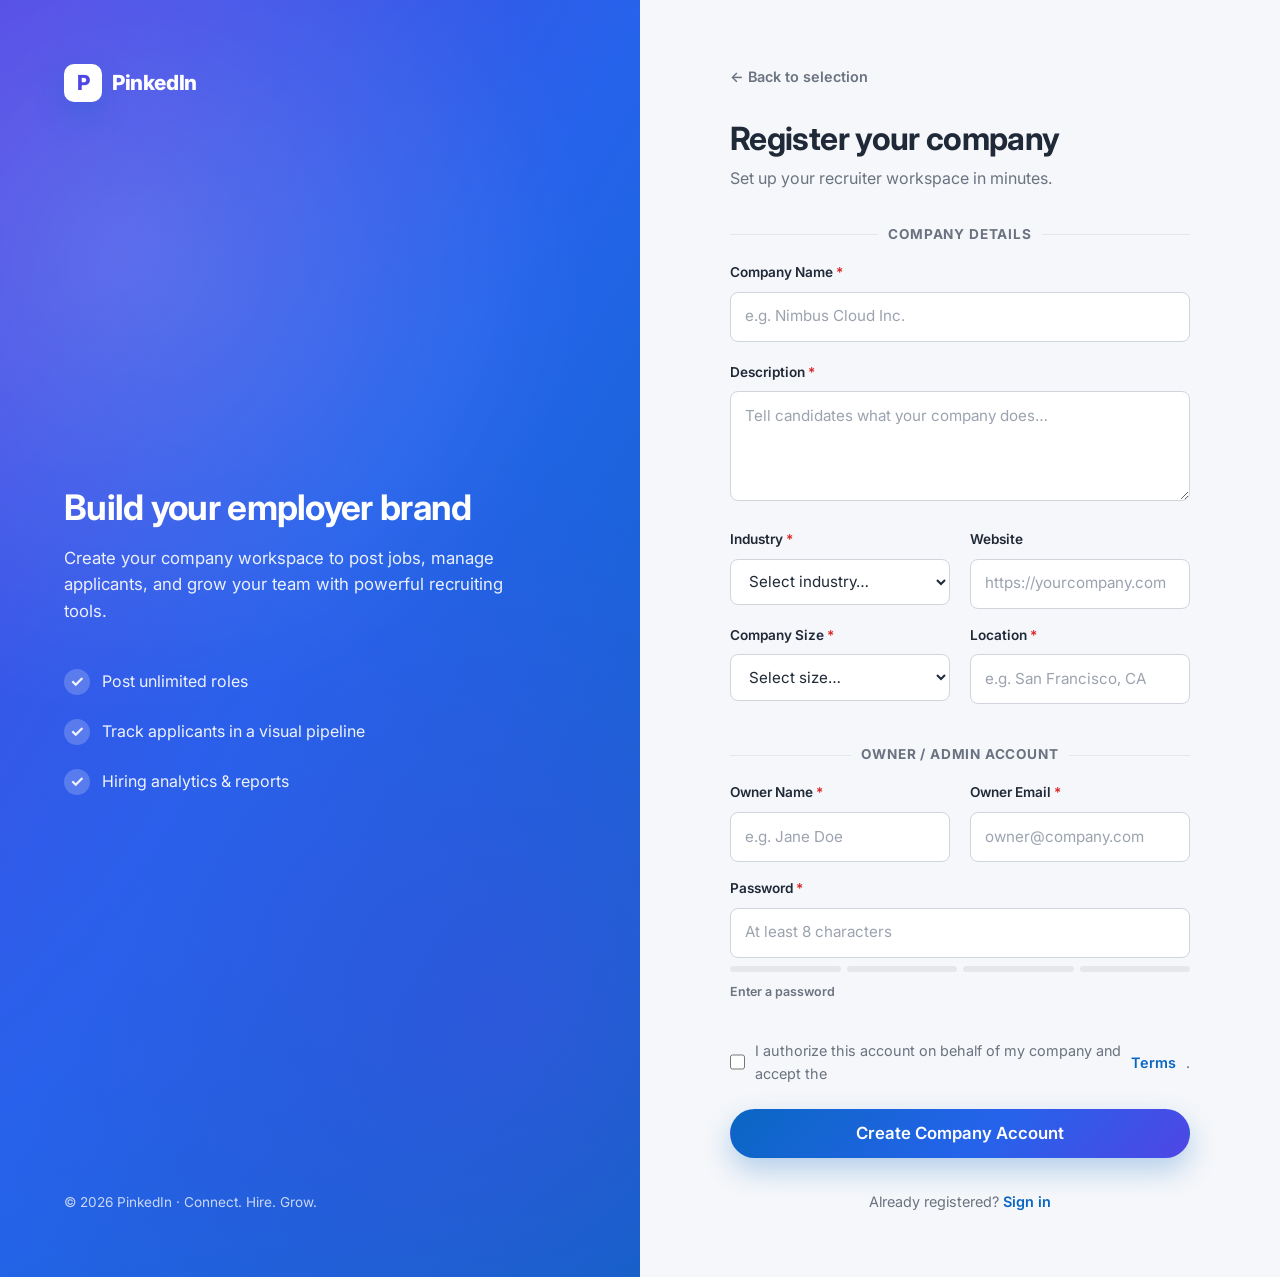
<file: frontend/company-register.html>
<!doctype html>
<html lang="en" data-theme="light">
  <head>
    <meta charset="UTF-8" />
    <meta name="viewport" content="width=device-width, initial-scale=1.0" />
    <title>Company Registration — PinkedIn</title>
    <link rel="icon" type="image/svg+xml" href="assets/images/logo.svg" />
    <link rel="preconnect" href="https://fonts.googleapis.com" />
    <link rel="preconnect" href="https://fonts.gstatic.com" crossorigin />
    <link
      href="https://fonts.googleapis.com/css2?family=Inter:wght@400;500;600;700;800&display=swap"
      rel="stylesheet"
    />
    <link rel="stylesheet" href="css/style.css" />
    <link rel="stylesheet" href="css/auth.css" />
    <link rel="stylesheet" href="css/responsive.css" />
  </head>
  <body>
    <div class="auth-page">
      <aside
        class="auth-aside"
        style="
          background: linear-gradient(120deg, #4f46e5, #2563eb 48%, #0a66c2);
        "
      >
        <a href="index.html" class="nav-brand"
          ><span class="logo-mark" style="background: #fff; color: #4f46e5"
            >P</span
          ><span>Pink<span style="color: #fff">edIn</span></span></a
        >
        <div class="auth-aside-content">
          <h2>Build your employer brand</h2>
          <p>
            Create your company workspace to post jobs, manage applicants, and
            grow your team with powerful recruiting tools.
          </p>
          <ul class="auth-aside-list">
            <li><span class="check">✓</span> Post unlimited roles</li>
            <li>
              <span class="check">✓</span> Track applicants in a visual pipeline
            </li>
            <li><span class="check">✓</span> Hiring analytics &amp; reports</li>
          </ul>
        </div>
        <div class="auth-aside-foot">
          © 2026 PinkedIn · Connect. Hire. Grow.
        </div>
      </aside>

      <main class="auth-main">
        <div class="auth-main-inner">
          <a href="register.html" class="auth-back">← Back to selection</a>
          <h1 class="auth-title">Register your company</h1>
          <p class="auth-sub muted">
            Set up your recruiter workspace in minutes.
          </p>

          <form id="companyRegisterForm" novalidate>
            <div class="form-section-title">Company Details</div>
            <div class="field" data-required data-type="text">
              <label class="field-label" for="companyName"
                >Company Name <span class="req">*</span></label
              >
              <input
                class="input"
                id="companyName"
                name="companyName"
                placeholder="e.g. Nimbus Cloud Inc."
                required
              />
              <div class="field-error">This field is required.</div>
            </div>
            <div class="field" data-required data-type="text">
              <label class="field-label" for="companyDesc"
                >Description <span class="req">*</span></label
              >
              <textarea
                class="textarea"
                id="companyDesc"
                name="description"
                placeholder="Tell candidates what your company does…"
                required
              ></textarea>
              <div class="field-error">This field is required.</div>
            </div>
            <div class="form-grid-2">
              <div class="field" data-required data-type="text">
                <label class="field-label" for="companyIndustry"
                  >Industry <span class="req">*</span></label
                >
                <select class="select" id="companyIndustry" required>
                  <option value="">Select industry…</option>
                  <option>Technology</option>
                  <option>Finance</option>
                  <option>Healthcare</option>
                  <option>Manufacturing</option>
                  <option>Education</option>
                  <option>Retail</option>
                  <option>Consulting</option>
                  <option>Other</option>
                </select>
                <div class="field-error">This field is required.</div>
              </div>
              <div class="field" data-type="url">
                <label class="field-label" for="companyWebsite">Website</label>
                <input
                  class="input"
                  id="companyWebsite"
                  name="website"
                  type="url"
                  placeholder="https://yourcompany.com"
                />
                <div class="field-error">Enter a valid URL.</div>
              </div>
            </div>
            <div class="form-grid-2">
              <div class="field" data-required data-type="text">
                <label class="field-label" for="companySize"
                  >Company Size <span class="req">*</span></label
                >
                <select class="select" id="companySize" required>
                  <option value="">Select size…</option>
                  <option>1–10 employees</option>
                  <option>11–50 employees</option>
                  <option>51–200 employees</option>
                  <option>201–1000 employees</option>
                  <option>1000+ employees</option>
                </select>
                <div class="field-error">This field is required.</div>
              </div>
              <div class="field" data-required data-type="text">
                <label class="field-label" for="companyLocation"
                  >Location <span class="req">*</span></label
                >
                <input
                  class="input"
                  id="companyLocation"
                  name="location"
                  placeholder="e.g. San Francisco, CA"
                  required
                />
                <div class="field-error">This field is required.</div>
              </div>
            </div>

            <div class="form-section-title">Owner / Admin Account</div>
            <div class="form-grid-2">
              <div class="field" data-required data-type="text">
                <label class="field-label" for="ownerName"
                  >Owner Name <span class="req">*</span></label
                >
                <input
                  class="input"
                  id="ownerName"
                  name="ownerName"
                  placeholder="e.g. Jane Doe"
                  required
                />
                <div class="field-error">This field is required.</div>
              </div>
              <div class="field" data-required data-type="email">
                <label class="field-label" for="ownerEmail"
                  >Owner Email <span class="req">*</span></label
                >
                <input
                  class="input"
                  id="ownerEmail"
                  name="ownerEmail"
                  type="email"
                  placeholder="owner@company.com"
                  required
                />
                <div class="field-error">Enter a valid email.</div>
              </div>
            </div>
            <div class="field" data-required data-type="password">
              <label class="field-label" for="companyPassword"
                >Password <span class="req">*</span></label
              >
              <input
                class="input"
                id="companyPassword"
                name="password"
                type="password"
                placeholder="At least 8 characters"
                required
              />
              <div class="field-error">
                Password must be at least 8 characters.
              </div>
            </div>

            <label
              class="checkbox"
              style="margin: var(--space-4) 0 var(--space-6)"
            >
              <input type="checkbox" required /> I authorize this account on
              behalf of my company and accept the
              <a href="#" class="forgot-link">Terms</a>.
            </label>

            <button type="submit" class="btn btn-primary btn-block btn-lg">
              Create Company Account
            </button>
          </form>

          <p class="auth-foot">
            Already registered? <a href="company-login.html">Sign in</a>
          </p>
        </div>
      </main>
    </div>
    <script type="module" src="js/ui.js"></script>
    <script type="module" src="js/auth.js"></script>
  </body>
</html>
</file>
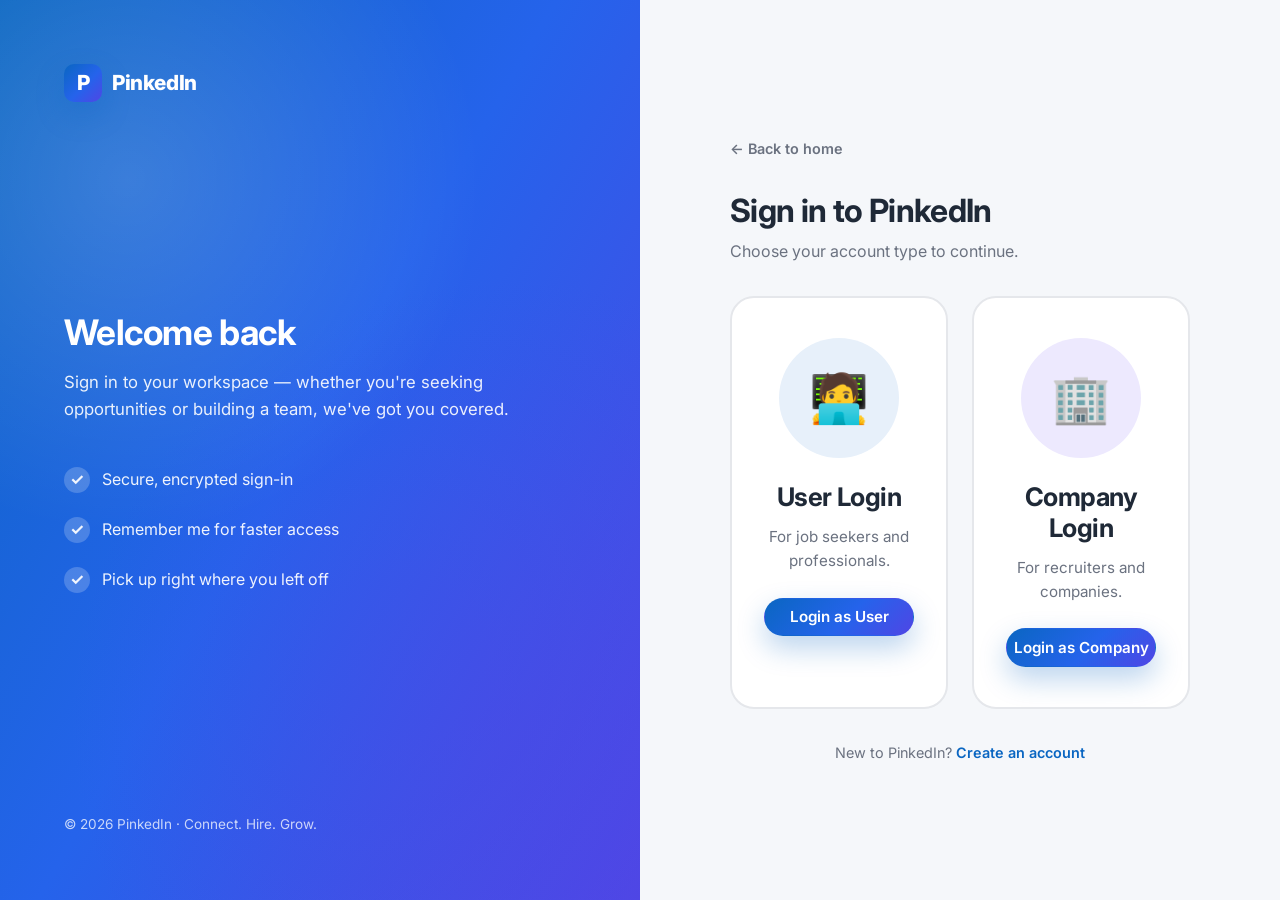
<file: frontend/login.html>
<!doctype html>
<html lang="en" data-theme="light">
  <head>
    <meta charset="UTF-8" />
    <meta name="viewport" content="width=device-width, initial-scale=1.0" />
    <title>Login — PinkedIn</title>
    <link rel="icon" type="image/svg+xml" href="assets/images/logo.svg" />
    <link rel="preconnect" href="https://fonts.googleapis.com" />
    <link rel="preconnect" href="https://fonts.gstatic.com" crossorigin />
    <link
      href="https://fonts.googleapis.com/css2?family=Inter:wght@400;500;600;700;800&display=swap"
      rel="stylesheet"
    />
    <link rel="stylesheet" href="css/style.css" />
    <link rel="stylesheet" href="css/auth.css" />
    <link rel="stylesheet" href="css/responsive.css" />
  </head>
  <body>
    <div class="auth-page">
      <aside class="auth-aside">
        <a href="index.html" class="nav-brand"
          ><span class="logo-mark">P</span
          ><span>Pink<span style="color: #fff">edIn</span></span></a
        >
        <div class="auth-aside-content">
          <h2>Welcome back</h2>
          <p>
            Sign in to your workspace — whether you're seeking opportunities or
            building a team, we've got you covered.
          </p>
          <ul class="auth-aside-list">
            <li><span class="check">✓</span> Secure, encrypted sign-in</li>
            <li><span class="check">✓</span> Remember me for faster access</li>
            <li>
              <span class="check">✓</span> Pick up right where you left off
            </li>
          </ul>
        </div>
        <div class="auth-aside-foot">
          © 2026 PinkedIn · Connect. Hire. Grow.
        </div>
      </aside>

      <main class="auth-main">
        <div class="auth-main-inner">
          <a href="index.html" class="auth-back">← Back to home</a>
          <h1 class="auth-title">Sign in to PinkedIn</h1>
          <p class="auth-sub muted">Choose your account type to continue.</p>

          <div class="select-grid">
            <a
              href="user-login.html"
              class="select-card"
              style="text-decoration: none"
            >
              <div class="select-illus">🧑‍💻</div>
              <h3>User Login</h3>
              <p>For job seekers and professionals.</p>
              <span class="btn btn-primary btn-block">Login as User</span>
            </a>
            <a
              href="company-login.html"
              class="select-card company"
              style="text-decoration: none"
            >
              <div class="select-illus">🏢</div>
              <h3>Company Login</h3>
              <p>For recruiters and companies.</p>
              <span class="btn btn-primary btn-block">Login as Company</span>
            </a>
          </div>

          <p class="auth-foot">
            New to PinkedIn? <a href="register.html">Create an account</a>
          </p>
        </div>
      </main>
    </div>
    <script type="module" src="js/ui.js"></script>
  </body>
</html>
</file>
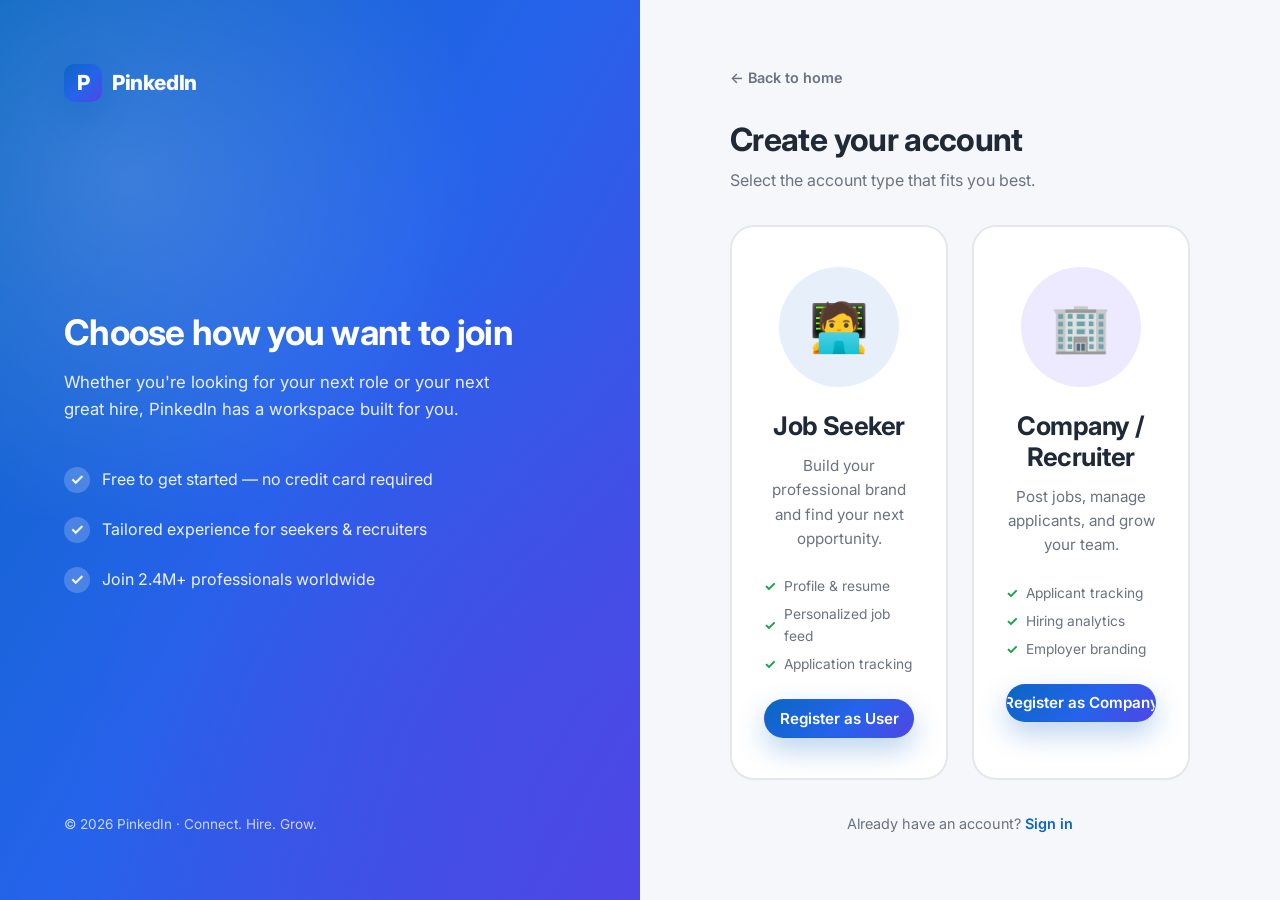
<file: frontend/register.html>
<!doctype html>
<html lang="en" data-theme="light">
  <head>
    <meta charset="UTF-8" />
    <meta name="viewport" content="width=device-width, initial-scale=1.0" />
    <title>Register — PinkedIn</title>
    <link rel="icon" type="image/svg+xml" href="assets/images/logo.svg" />
    <link rel="preconnect" href="https://fonts.googleapis.com" />
    <link rel="preconnect" href="https://fonts.gstatic.com" crossorigin />
    <link
      href="https://fonts.googleapis.com/css2?family=Inter:wght@400;500;600;700;800&display=swap"
      rel="stylesheet"
    />
    <link rel="stylesheet" href="css/style.css" />
    <link rel="stylesheet" href="css/auth.css" />
    <link rel="stylesheet" href="css/responsive.css" />
  </head>
  <body>
    <div class="auth-page">
      <!-- Aside -->
      <aside class="auth-aside">
        <a href="index.html" class="nav-brand"
          ><span class="logo-mark">P</span
          ><span>Pink<span style="color: #fff">edIn</span></span></a
        >
        <div class="auth-aside-content">
          <h2>Choose how you want to join</h2>
          <p>
            Whether you're looking for your next role or your next great hire,
            PinkedIn has a workspace built for you.
          </p>
          <ul class="auth-aside-list">
            <li>
              <span class="check">✓</span> Free to get started — no credit card
              required
            </li>
            <li>
              <span class="check">✓</span> Tailored experience for seekers &amp;
              recruiters
            </li>
            <li>
              <span class="check">✓</span> Join 2.4M+ professionals worldwide
            </li>
          </ul>
        </div>
        <div class="auth-aside-foot">
          © 2026 PinkedIn · Connect. Hire. Grow.
        </div>
      </aside>

      <!-- Main -->
      <main class="auth-main">
        <div class="auth-main-inner">
          <a href="index.html" class="auth-back">← Back to home</a>
          <h1 class="auth-title">Create your account</h1>
          <p class="auth-sub muted">
            Select the account type that fits you best.
          </p>

          <div class="select-grid">
            <a
              href="user-register.html"
              class="select-card"
              style="text-decoration: none"
            >
              <div class="select-illus">🧑‍💻</div>
              <h3>Job Seeker</h3>
              <p>
                Build your professional brand and find your next opportunity.
              </p>
              <ul class="features-mini">
                <li><span class="tick">✓</span> Profile &amp; resume</li>
                <li><span class="tick">✓</span> Personalized job feed</li>
                <li><span class="tick">✓</span> Application tracking</li>
              </ul>
              <span class="btn btn-primary btn-block">Register as User</span>
            </a>
            <a
              href="company-register.html"
              class="select-card company"
              style="text-decoration: none"
            >
              <div class="select-illus">🏢</div>
              <h3>Company / Recruiter</h3>
              <p>Post jobs, manage applicants, and grow your team.</p>
              <ul class="features-mini">
                <li><span class="tick">✓</span> Applicant tracking</li>
                <li><span class="tick">✓</span> Hiring analytics</li>
                <li><span class="tick">✓</span> Employer branding</li>
              </ul>
              <span class="btn btn-primary btn-block">Register as Company</span>
            </a>
          </div>

          <p class="auth-foot">
            Already have an account? <a href="login.html">Sign in</a>
          </p>
        </div>
      </main>
    </div>
    <script type="module" src="js/ui.js"></script>
  </body>
</html>
</file>
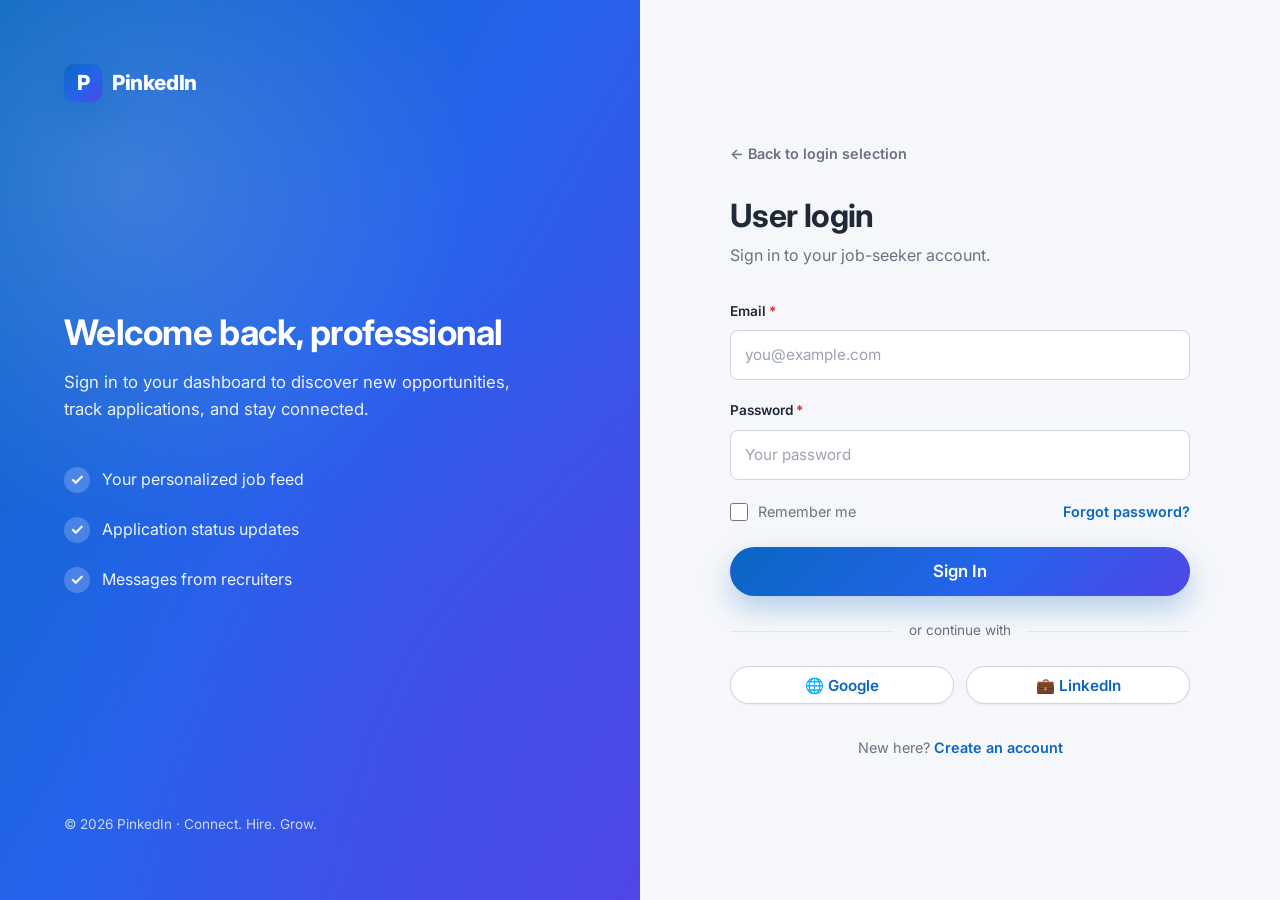
<file: frontend/user-dashboard.html>
<!doctype html>
<html lang="en" data-theme="light">
  <head>
    <meta charset="UTF-8" />
    <meta name="viewport" content="width=device-width, initial-scale=1.0" />
    <title>User Dashboard — PinkedIn</title>
    <link rel="icon" type="image/svg+xml" href="assets/images/logo.svg" />
    <link rel="preconnect" href="https://fonts.googleapis.com" />
    <link rel="preconnect" href="https://fonts.gstatic.com" crossorigin />
    <link
      href="https://fonts.googleapis.com/css2?family=Inter:wght@400;500;600;700;800&display=swap"
      rel="stylesheet"
    />
    <link rel="stylesheet" href="css/style.css" />
    <link rel="stylesheet" href="css/dashboard.css" />
    <link rel="stylesheet" href="css/responsive.css" />
  </head>
  <body>
    <div class="dash" id="dash">
      <div class="sidebar-backdrop"></div>

      <!-- ===== SIDEBAR ===== -->
      <aside class="sidebar">
        <div class="sidebar-head">
          <a href="index.html" class="nav-brand">
            <span class="logo-mark">P</span>
            <span>Pink<span style="color: #fff">edIn</span></span>
          </a>
          <button
            class="icon-btn"
            data-collapse
            style="color: #94a3b8; margin-left: auto"
            aria-label="Collapse sidebar"
            title="Collapse"
          >
            ⇆
          </button>
        </div>
        <nav class="sidebar-nav" aria-label="Dashboard">
          <div class="side-group-label">Main</div>
          <div class="side-item active" data-section="dashboard">
            <span class="side-ico">🏠</span
            ><span class="side-text">Dashboard</span>
          </div>
          <div class="side-item" data-section="profile">
            <span class="side-ico">👤</span
            ><span class="side-text">Profile</span>
          </div>
          <div class="side-item" data-section="feed">
            <span class="side-ico">📰</span><span class="side-text">Feed</span>
          </div>
          <div class="side-item" data-section="jobs">
            <span class="side-ico">💼</span><span class="side-text">Jobs</span
            ><span class="side-badge">12</span>
          </div>
          <div class="side-item" data-section="companies">
            <span class="side-ico">🏢</span
            ><span class="side-text">Companies</span>
          </div>
          <div class="side-item" data-section="applications">
            <span class="side-ico">📋</span
            ><span class="side-text">Applications</span>
          </div>
          <div class="side-group-label">Connect</div>
          <div class="side-item" data-section="messages">
            <span class="side-ico">💬</span
            ><span class="side-text">Messages</span
            ><span class="side-badge">3</span>
          </div>
          <div class="side-item" data-section="notifications">
            <span class="side-ico">🔔</span
            ><span class="side-text">Notifications</span
            ><span class="side-badge">3</span>
          </div>
          <div class="side-group-label">Account</div>
          <div class="side-item" data-section="settings">
            <span class="side-ico">⚙️</span
            ><span class="side-text">Settings</span>
          </div>
        </nav>
        <div class="sidebar-foot">
          <div class="side-user">
            <span class="avatar avatar-sm">AJ</span>
            <div class="su-info">
              <div class="su-name">Alex Johnson</div>
              <div class="su-role">Job Seeker</div>
            </div>
          </div>
          <button
            class="side-logout"
            data-logout
          >
            <span class="side-ico">⏻</span><span>Logout</span>
          </button>
        </div>
      </aside>

      <!-- ===== MAIN ===== -->
      <div>
        <!-- TOP NAV -->
        <header class="topnav">
          <button class="topnav-burger" data-burger aria-label="Open menu">
            ☰
          </button>
          <div class="topnav-search">
            <span class="search-ico">🔍</span>
            <input
              class="input"
              type="search"
              placeholder="Search jobs, companies, people…"
              aria-label="Search"
            />
          </div>
          <div class="topnav-actions">
            <span class="topnav-date" data-live-date>—</span>
            <button
              class="topnav-theme"
              data-theme-toggle
              aria-label="Toggle theme"
            >
              🌙
            </button>
            <button
              class="icon-btn"
              data-dropdown="#messagesDropdown"
              aria-label="Messages"
            >
              ✉️<span class="dot-badge">3</span>
            </button>
            <div class="dropdown" id="messagesDropdown">
              <div class="dropdown-head">
                <h4>Messages</h4>
                <span class="head-action">View all</span>
              </div>
              <div class="dropdown-body">
                <div class="dropdown-item unread">
                  <div class="avatar avatar-sm" style="background: #0a66c2">
                    AM
                  </div>
                  <div>
                    <div class="di-text">
                      Aarav Mehta: Let's schedule the interview…
                    </div>
                    <div class="di-time">12m ago</div>
                  </div>
                </div>
                <div class="dropdown-item unread">
                  <div class="avatar avatar-sm" style="background: #4f46e5">
                    SK
                  </div>
                  <div>
                    <div class="di-text">
                      Sara Klein: Thanks for the referral!
                    </div>
                    <div class="di-time">2h ago</div>
                  </div>
                </div>
                <div class="dropdown-item">
                  <div class="avatar avatar-sm" style="background: #16a34a">
                    DP
                  </div>
                  <div>
                    <div class="di-text">
                      Daniel Park: Can you share your portfolio?
                    </div>
                    <div class="di-time">1d ago</div>
                  </div>
                </div>
              </div>
            </div>
            <button
              class="icon-btn"
              data-dropdown="#notificationsDropdown"
              aria-label="Notifications"
            >
              🔔<span class="dot-badge">3</span>
            </button>
            <div class="dropdown" id="notificationsDropdown">
              <div class="dropdown-head">
                <h4>Notifications</h4>
                <span class="head-action">Mark all read</span>
              </div>
              <div class="dropdown-body"></div>
            </div>
            <span class="avatar avatar-sm" style="cursor: pointer">AJ</span>
          </div>
        </header>

        <main class="dash-main">
          <!-- ===== DASHBOARD ===== -->
          <section class="dash-section active" data-section="dashboard">
            <!-- Hero banner -->
            <div class="hero-banner reveal">
              <div>
                <h2>Welcome back, Alex 👋</h2>
                <p>
                  You have 3 new messages and 12 new jobs matching your profile.
                </p>
                <div class="hero-quick-stats">
                  <div>
                    <div class="hqs-num">3</div>
                    <div class="hqs-label">New messages</div>
                  </div>
                  <div>
                    <div class="hqs-num">12</div>
                    <div class="hqs-label">Matching jobs</div>
                  </div>
                  <div>
                    <div class="hqs-num">5</div>
                    <div class="hqs-label">Active applications</div>
                  </div>
                </div>
              </div>
              <div class="hero-actions">
                <button
                  class="btn btn-light"
                  onclick="
                    document.querySelector('[data-section=jobs]').click()
                  "
                >
                  🔍 Browse Jobs
                </button>
                <button
                  class="btn btn-light"
                  onclick="
                    document.querySelector('[data-section=feed]').click()
                  "
                >
                  ✏️ Create a Post
                </button>
                <button
                  class="btn btn-light"
                  onclick="
                    document.querySelector('[data-section=profile]').click()
                  "
                >
                  👤 View Profile
                </button>
              </div>
              <span class="hero-illus-mini">📊</span>
            </div>

            <!-- KPI cards -->
            <div class="kpi-grid">
              <div class="kpi-card card">
                <div class="kpi-top"><div class="kpi-icon">🤝</div></div>
                <div class="kpi-num" data-count="248">0</div>
                <div class="kpi-label">Total Connections</div>
                <div class="kpi-trend up">↑ 12 this week</div>
                <span class="kpi-bg-ico">🤝</span>
              </div>
              <div class="kpi-card card">
                <div class="kpi-top"><div class="kpi-icon">📋</div></div>
                <div class="kpi-num" data-count="5">0</div>
                <div class="kpi-label">Applications</div>
                <div class="kpi-trend up">↑ 2 new</div>
                <span class="kpi-bg-ico">📋</span>
              </div>
              <div class="kpi-card card">
                <div class="kpi-top"><div class="kpi-icon">⭐</div></div>
                <div class="kpi-num" data-count="18">0</div>
                <div class="kpi-label">Saved Jobs</div>
                <div class="kpi-trend up">↑ 4 added</div>
                <span class="kpi-bg-ico">⭐</span>
              </div>
              <div class="kpi-card card">
                <div class="kpi-top"><div class="kpi-icon">🏢</div></div>
                <div class="kpi-num" data-count="32">0</div>
                <div class="kpi-label">Companies Following</div>
                <div class="kpi-trend up">↑ 3 new</div>
                <span class="kpi-bg-ico">🏢</span>
              </div>
            </div>

            <!-- Body -->
            <div class="dash-body">
              <div class="main-col">
                <div class="card">
                  <div class="card-head">
                    <h3>Recent Feed</h3>
                    <span
                      class="head-action"
                      onclick="
                        document.querySelector('[data-section=feed]').click()
                      "
                      >See all →</span
                    >
                  </div>
                  <div class="card-body" style="padding: 0">
                    <div id="feedStream"></div>
                  </div>
                </div>
              </div>
              <div class="side-col">
                <div class="card">
                  <div class="card-head"><h3>Applications</h3></div>
                  <div class="card-body">
                    <div
                      style="display: flex; flex-direction: column; gap: 12px"
                    >
                      <div
                        style="display: flex; justify-content: space-between"
                      >
                        <span>Interview</span
                        ><span class="badge badge-warning">1</span>
                      </div>
                      <div
                        style="display: flex; justify-content: space-between"
                      >
                        <span>Offer</span
                        ><span class="badge badge-success">1</span>
                      </div>
                      <div
                        style="display: flex; justify-content: space-between"
                      >
                        <span>Shortlisted</span
                        ><span class="badge badge-info">1</span>
                      </div>
                      <div
                        style="display: flex; justify-content: space-between"
                      >
                        <span>Applied</span
                        ><span class="badge badge-muted">2</span>
                      </div>
                    </div>
                    <button
                      class="btn btn-secondary btn-block btn-sm"
                      style="margin-top: 16px"
                      onclick="
                        document
                          .querySelector('[data-section=applications]')
                          .click()
                      "
                    >
                      View all
                    </button>
                  </div>
                </div>
                <div class="card">
                  <div class="card-head"><h3>Suggested Jobs</h3></div>
                  <div class="card-body">
                    <div
                      style="display: flex; flex-direction: column; gap: 14px"
                    >
                      <div>
                        <div style="font-weight: 600; font-size: 0.9rem">
                          Senior Frontend Engineer
                        </div>
                        <div
                          style="font-size: 0.8rem; color: var(--text-muted)"
                        >
                          Nimbus Cloud · Remote
                        </div>
                      </div>
                      <div>
                        <div style="font-weight: 600; font-size: 0.9rem">
                          Backend Developer
                        </div>
                        <div
                          style="font-size: 0.8rem; color: var(--text-muted)"
                        >
                          Quanta Systems · Hybrid
                        </div>
                      </div>
                      <div>
                        <div style="font-weight: 600; font-size: 0.9rem">
                          Product Designer
                        </div>
                        <div
                          style="font-size: 0.8rem; color: var(--text-muted)"
                        >
                          Lumen Labs · Bengaluru
                        </div>
                      </div>
                    </div>
                  </div>
                </div>
              </div>
            </div>
          </section>

          <!-- ===== PROFILE ===== -->
          <section class="dash-section" data-section="profile">
            <div class="page-head">
              <div>
                <h1>My Profile</h1>
                <p>Your professional brand on PinkedIn.</p>
              </div>
              <div class="ph-actions">
                <button class="btn btn-secondary" data-edit-profile>
                  ✏️ Edit Profile</button
                ><button class="btn btn-danger" data-delete-profile>
                  🗑️ Delete
                </button>
              </div>
            </div>
            <div class="card" style="overflow: hidden">
              <div class="profile-cover">
                <button class="cover-edit">📷 Edit Cover</button>
              </div>
              <div class="profile-main">
                <div class="profile-head">
                  <div class="avatar avatar-xl">AJ</div>
                  <div class="ph-info">
                    <h2>Alex Johnson</h2>
                    <p>Senior Software Engineer · Bengaluru, India</p>
                  </div>
                </div>
                <p class="profile-bio">
                  Passionate full-stack engineer with 6+ years building scalable
                  web apps. Currently exploring senior roles at product-first
                  companies. Open to remote.
                </p>
                <div class="profile-stats">
                  <div>
                    <div class="ps-num">248</div>
                    <div class="ps-label">Connections</div>
                  </div>
                  <div>
                    <div class="ps-num">1.2k</div>
                    <div class="ps-label">Profile views</div>
                  </div>
                  <div>
                    <div class="ps-num">32</div>
                    <div class="ps-label">Following</div>
                  </div>
                  <div>
                    <div class="ps-num">18</div>
                    <div class="ps-label">Endorsements</div>
                  </div>
                </div>

                <div class="dash-body">
                  <div class="main-col">
                    <div class="card" style="margin-bottom: var(--space-6)">
                      <div class="card-head">
                        <h3>Experience</h3>
                        <span class="head-action">+ Add</span>
                      </div>
                      <div class="card-body">
                        <div class="timeline">
                          <div class="timeline-item">
                            <div class="ti-period">2023 — Present</div>
                            <h4>Senior Software Engineer</h4>
                            <div class="ti-org">Nimbus Cloud</div>
                            <p>
                              Lead frontend for the collaboration suite. Shipped
                              real-time editing that improved user retention
                              28%.
                            </p>
                          </div>
                          <div class="timeline-item">
                            <div class="ti-period">2020 — 2023</div>
                            <h4>Software Engineer</h4>
                            <div class="ti-org">Lumen Labs</div>
                            <p>
                              Built the design system used across 9 products.
                              Mentored 4 junior engineers.
                            </p>
                          </div>
                          <div class="timeline-item">
                            <div class="ti-period">2018 — 2020</div>
                            <h4>Junior Developer</h4>
                            <div class="ti-org">AppVista</div>
                            <p>
                              Developed iOS features used by 200k+ users. Owned
                              the onboarding flow rewrite.
                            </p>
                          </div>
                        </div>
                      </div>
                    </div>
                    <div class="card">
                      <div class="card-head">
                        <h3>Education</h3>
                        <span class="head-action">+ Add</span>
                      </div>
                      <div class="card-body">
                        <div class="timeline">
                          <div class="timeline-item">
                            <div class="ti-period">2014 — 2018</div>
                            <h4>B.Tech, Computer Science</h4>
                            <div class="ti-org">
                              Indian Institute of Technology
                            </div>
                            <p>
                              Graduated with honors. President of the coding
                              club.
                            </p>
                          </div>
                        </div>
                      </div>
                    </div>
                  </div>
                  <div class="side-col">
                    <div class="card" style="margin-bottom: var(--space-6)">
                      <div class="card-head"><h3>Skills</h3></div>
                      <div class="card-body">
                        <div class="skill-tags">
                          <span class="skill-tag">JavaScript</span
                          ><span class="skill-tag">React</span
                          ><span class="skill-tag">TypeScript</span
                          ><span class="skill-tag">Node.js</span
                          ><span class="skill-tag">Java</span
                          ><span class="skill-tag">Spring Boot</span
                          ><span class="skill-tag">PostgreSQL</span
                          ><span class="skill-tag">AWS</span>
                        </div>
                      </div>
                    </div>
                    <div class="card">
                      <div class="card-head"><h3>Resume</h3></div>
                      <div class="card-body">
                        <div
                          style="text-align: center; padding: var(--space-4) 0"
                        >
                          <div style="font-size: 3rem">📄</div>
                          <p style="margin: 8px 0 16px">
                            Alex_Johnson_Resume.pdf
                          </p>
                          <button class="btn btn-secondary btn-block btn-sm">
                            ⬇️ Download</button
                          ><button
                            class="btn btn-ghost btn-block btn-sm"
                            style="margin-top: 8px"
                          >
                            🔄 Replace
                          </button>
                        </div>
                      </div>
                    </div>
                  </div>
                </div>
              </div>
            </div>
          </section>

          <!-- ===== FEED ===== -->
          <section class="dash-section" data-section="feed">
            <div class="page-head">
              <div>
                <h1>Feed</h1>
                <p>Updates from your network.</p>
              </div>
            </div>
            <div class="dash-body">
              <div class="main-col">
                <div class="card" style="margin-bottom: var(--space-6)">
                  <form id="createPostForm">
                    <div class="create-post">
                      <span class="avatar avatar-md">AJ</span>
                      <input
                        class="input"
                        id="postInput"
                        placeholder="Share an update with your network…"
                        required
                      />
                    </div>
                    <div
                      class="post-actions-row"
                      style="padding: 0 var(--space-6) var(--space-5)"
                    >
                      <button type="button" class="post-action">🖼️ Photo</button
                      ><button type="button" class="post-action">
                        🎬 Video</button
                      ><button type="button" class="post-action">
                        📅 Event</button
                      ><button
                        type="submit"
                        class="btn btn-primary btn-sm"
                        style="margin-left: auto"
                      >
                        Post
                      </button>
                    </div>
                  </form>
                  <div
                    id="feedStreamFeed"
                    style="padding: var(--space-5)"
                  ></div>
                </div>
              </div>
              <div class="side-col">
                <div class="card">
                  <div class="card-head"><h3>Trending</h3></div>
                  <div class="card-body">
                    <div
                      style="display: flex; flex-direction: column; gap: 14px"
                    >
                      <div>
                        <div style="font-weight: 600; font-size: 0.9rem">
                          #SpringBoot
                        </div>
                        <div
                          style="font-size: 0.8rem; color: var(--text-muted)"
                        >
                          12.4k posts
                        </div>
                      </div>
                      <div>
                        <div style="font-weight: 600; font-size: 0.9rem">
                          #RemoteWork
                        </div>
                        <div
                          style="font-size: 0.8rem; color: var(--text-muted)"
                        >
                          8.1k posts
                        </div>
                      </div>
                      <div>
                        <div style="font-weight: 600; font-size: 0.9rem">
                          #Frontend
                        </div>
                        <div
                          style="font-size: 0.8rem; color: var(--text-muted)"
                        >
                          5.7k posts
                        </div>
                      </div>
                    </div>
                  </div>
                </div>
              </div>
            </div>
          </section>

          <!-- ===== JOBS ===== -->
          <section class="dash-section" data-section="jobs">
            <div class="page-head">
              <div>
                <h1>Jobs</h1>
                <p>Find your next opportunity.</p>
              </div>
            </div>
            <div
              class="card"
              style="margin-bottom: var(--space-6); padding: var(--space-5)"
            >
              <input
                class="input"
                id="jobSearch"
                type="search"
                placeholder="Search by title, company, or skill…"
                style="margin-bottom: var(--space-4)"
              />
              <div class="filters">
                <button class="chip active" data-job-filter="all">All</button>
                <button class="chip" data-job-filter="react">React</button>
                <button class="chip" data-job-filter="java">Java</button>
                <button class="chip" data-job-filter="design">Design</button>
                <button class="chip" data-job-filter="devops">DevOps</button>
                <button class="chip" data-job-filter="data">Data</button>
                <select
                  class="select"
                  id="jobType"
                  style="width: auto; margin-left: auto"
                >
                  <option value="">All types</option>
                  <option>Full-time</option>
                  <option>Hybrid</option>
                  <option>Contract</option>
                </select>
              </div>
            </div>
            <div class="job-grid" id="jobGrid"></div>
          </section>

          <!-- ===== COMPANIES ===== -->
          <section class="dash-section" data-section="companies">
            <div class="page-head">
              <div>
                <h1>Companies</h1>
                <p>Discover and follow companies hiring now.</p>
              </div>
            </div>
            <div class="company-grid" id="companyGrid"></div>
          </section>

          <!-- ===== APPLICATIONS ===== -->
          <section class="dash-section" data-section="applications">
            <div class="page-head">
              <div>
                <h1>My Applications</h1>
                <p>Track the status of every application.</p>
              </div>
            </div>
            <div class="card">
              <div class="table-wrap">
                <table class="table">
                  <thead>
                    <tr>
                      <th>Role</th>
                      <th>Company</th>
                      <th>Applied</th>
                      <th>Status</th>
                      <th>Progress</th>
                      <th></th>
                    </tr>
                  </thead>
                  <tbody id="applicationsBody"></tbody>
                </table>
              </div>
            </div>
          </section>

          <!-- ===== MESSAGES ===== -->
          <section class="dash-section" data-section="messages">
            <div class="page-head">
              <div>
                <h1>Messages</h1>
                <p>Chat with recruiters and connections.</p>
              </div>
            </div>
            <div class="msg-layout">
              <div class="msg-sidebar">
                <div class="msg-search">
                  <input class="input" placeholder="Search conversations…" />
                </div>
                <div class="conv-list" id="convList"></div>
              </div>
              <div class="msg-panel">
                <div class="msg-head" id="msgHead"></div>
                <div class="msg-stream" id="msgStream"></div>
                <div class="msg-input">
                  <button class="icon-btn">📎</button
                  ><input
                    class="input"
                    id="msgInput"
                    placeholder="Type a message…"
                  /><button class="btn btn-primary btn-sm" id="msgSend">
                    Send
                  </button>
                </div>
              </div>
            </div>
          </section>

          <!-- ===== NOTIFICATIONS ===== -->
          <section class="dash-section" data-section="notifications">
            <div class="page-head">
              <div>
                <h1>Notifications</h1>
                <p>Stay up to date with your activity.</p>
              </div>
              <button class="btn btn-secondary btn-sm">Mark all as read</button>
            </div>
            <div class="card">
              <div
                class="card-body"
                id="notifPage"
                style="display: flex; flex-direction: column; gap: 8px"
              ></div>
            </div>
          </section>

          <!-- ===== SETTINGS ===== -->
          <section class="dash-section" data-section="settings">
            <div class="page-head">
              <div>
                <h1>Settings</h1>
                <p>Manage your preferences.</p>
              </div>
            </div>
            <div class="settings-layout">
              <div class="settings-tabs">
                <div class="settings-tab active" data-settings-tab="theme">
                  🎨 Theme
                </div>
                <div class="settings-tab" data-settings-tab="notif">
                  🔔 Notifications
                </div>
                <div class="settings-tab" data-settings-tab="privacy">
                  🔒 Privacy
                </div>
                <div class="settings-tab" data-settings-tab="profile">
                  👤 Profile
                </div>
                <div class="settings-tab" data-settings-tab="language">
                  🌐 Language
                </div>
              </div>
              <div>
                <div
                  class="card settings-panel active"
                  data-settings-panel="theme"
                >
                  <div class="card-body">
                    <div class="setting-row">
                      <div class="sr-info">
                        <h4>Dark mode</h4>
                        <p>Switch between light and dark themes.</p>
                      </div>
                      <div
                        class="switch"
                        onclick="window.PinkUI.toggleTheme()"
                      ></div>
                    </div>
                    <div class="setting-row">
                      <div class="sr-info">
                        <h4>Reduced motion</h4>
                        <p>Minimize animations across the app.</p>
                      </div>
                      <div class="switch"></div>
                    </div>
                    <div class="setting-row">
                      <div class="sr-info">
                        <h4>High contrast</h4>
                        <p>Increase color contrast for accessibility.</p>
                      </div>
                      <div class="switch"></div>
                    </div>
                  </div>
                </div>
                <div class="card settings-panel" data-settings-panel="notif">
                  <div class="card-body">
                    <div class="setting-row">
                      <div class="sr-info">
                        <h4>Email notifications</h4>
                        <p>Receive job alerts and updates by email.</p>
                      </div>
                      <div class="switch on"></div>
                    </div>
                    <div class="setting-row">
                      <div class="sr-info">
                        <h4>Push notifications</h4>
                        <p>Get real-time alerts in your browser.</p>
                      </div>
                      <div class="switch on"></div>
                    </div>
                    <div class="setting-row">
                      <div class="sr-info">
                        <h4>Job recommendations</h4>
                        <p>Suggested roles based on your profile.</p>
                      </div>
                      <div class="switch on"></div>
                    </div>
                    <div class="setting-row">
                      <div class="sr-info">
                        <h4>Message alerts</h4>
                        <p>Notify when recruiters message you.</p>
                      </div>
                      <div class="switch on"></div>
                    </div>
                  </div>
                </div>
                <div class="card settings-panel" data-settings-panel="privacy">
                  <div class="card-body">
                    <div class="setting-row">
                      <div class="sr-info">
                        <h4>Profile visibility</h4>
                        <p>Allow recruiters to find your profile.</p>
                      </div>
                      <div class="switch on"></div>
                    </div>
                    <div class="setting-row">
                      <div class="sr-info">
                        <h4>Show online status</h4>
                        <p>Display when you're active.</p>
                      </div>
                      <div class="switch"></div>
                    </div>
                    <div class="setting-row">
                      <div class="sr-info">
                        <h4>Connection requests</h4>
                        <p>Allow anyone to connect with you.</p>
                      </div>
                      <div class="switch on"></div>
                    </div>
                  </div>
                </div>
                <div class="card settings-panel" data-settings-panel="profile">
                  <div class="card-body">
                    <div class="field">
                      <label class="field-label">Full Name</label
                      ><input class="input" value="Alex Johnson" />
                    </div>
                    <div class="field">
                      <label class="field-label">Headline</label
                      ><input class="input" value="Senior Software Engineer" />
                    </div>
                    <div class="field">
                      <label class="field-label">Email</label
                      ><input class="input" value="alex@example.com" />
                    </div>
                    <button class="btn btn-primary">Save Changes</button>
                  </div>
                </div>
                <div class="card settings-panel" data-settings-panel="language">
                  <div class="card-body">
                    <div class="field">
                      <label class="field-label">Display Language</label
                      ><select class="select">
                        <option>English</option>
                        <option>हिन्दी</option>
                        <option>Español</option>
                        <option>Français</option>
                        <option>Deutsch</option>
                      </select>
                    </div>
                    <div class="field">
                      <label class="field-label">Timezone</label
                      ><select class="select">
                        <option>Asia/Kolkata (IST)</option>
                        <option>America/New_York (EST)</option>
                        <option>Europe/London (GMT)</option>
                      </select>
                    </div>
                  </div>
                </div>
              </div>
            </div>
          </section>
        </main>
      </div>
    </div>

    <script type="module" src="js/ui.js"></script>
    <script type="module" src="js/dashboard.js"></script>
    <script>
      // Render feed into both dashboard preview and full feed section
      document.addEventListener("DOMContentLoaded", () => {
        const fullFeed = document.getElementById("feedStreamFeed");
        if (fullFeed && window.PinkDash) {
          // dashboard.js handles #feedStream; duplicate into feed section
        }
        // Notifications page list
        const np = document.getElementById("notifPage");
        if (np) {
          const items = [
            {
              text: "Nimbus Cloud viewed your application",
              time: "12m ago",
              unread: true,
            },
            {
              text: "Aarav Mehta endorsed you for React",
              time: "1h ago",
              unread: true,
            },
            {
              text: "Your application moved to Interview stage",
              time: "3h ago",
              unread: true,
            },
            {
              text: "Lumen Labs posted a new role: Product Designer",
              time: "6h ago",
              unread: false,
            },
            {
              text: "New connection request from Sara Klein",
              time: "1d ago",
              unread: false,
            },
          ];
          np.innerHTML = items
            .map(
              (n) =>
                '<div class="dropdown-item' +
                (n.unread ? " unread" : "") +
                '" style="border:1px solid var(--border);border-radius:12px"><div class="avatar avatar-sm">🔔</div><div style="flex:1"><div class="di-text">' +
                n.text +
                '</div><div class="di-time">' +
                n.time +
                "</div></div></div>",
            )
            .join("");
        }
      });
    </script>
  </body>
</html>
</file>
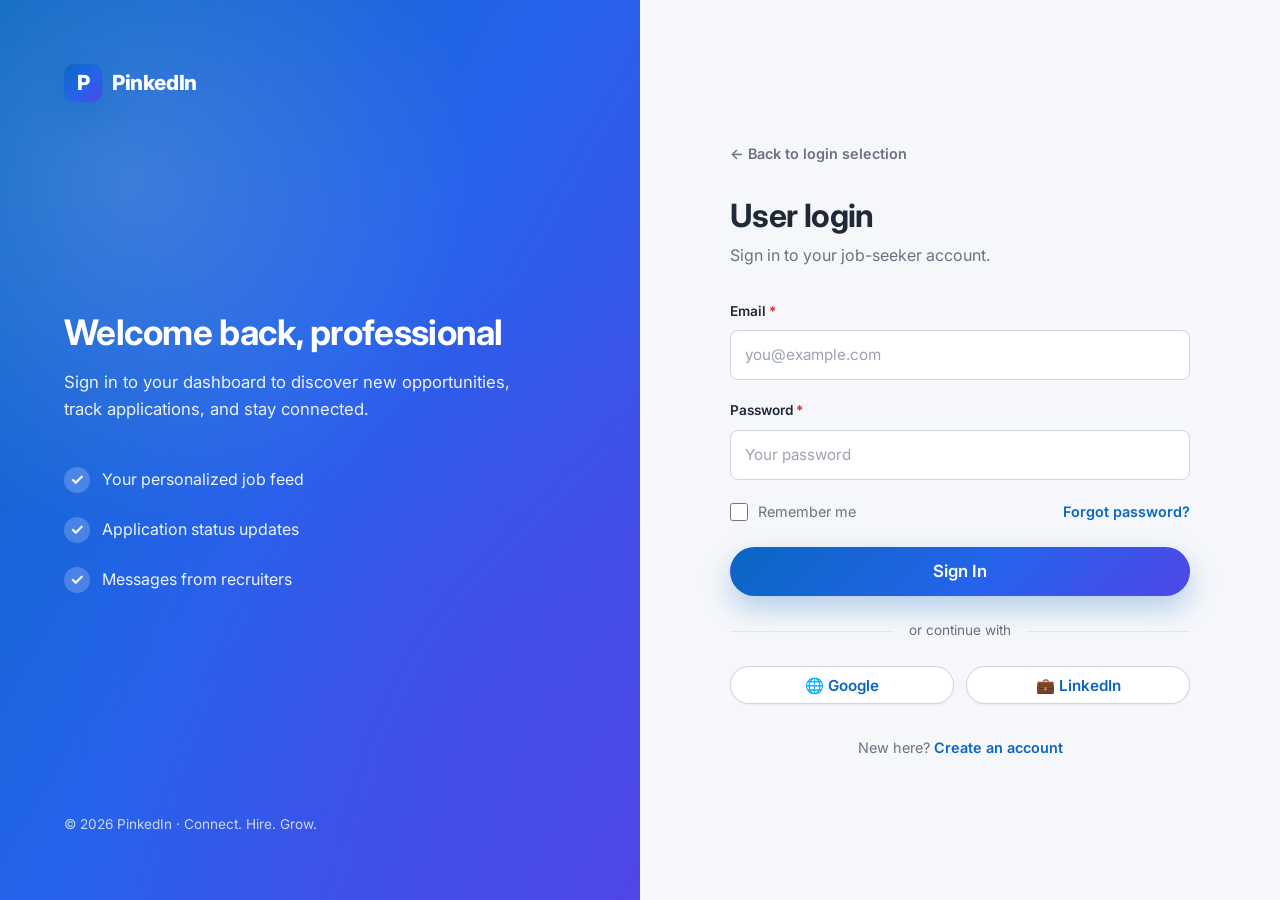
<file: frontend/user-login.html>
<!doctype html>
<html lang="en" data-theme="light">
  <head>
    <meta charset="UTF-8" />
    <meta name="viewport" content="width=device-width, initial-scale=1.0" />
    <title>User Login — PinkedIn</title>
    <link rel="icon" type="image/svg+xml" href="assets/images/logo.svg" />
    <link rel="preconnect" href="https://fonts.googleapis.com" />
    <link rel="preconnect" href="https://fonts.gstatic.com" crossorigin />
    <link
      href="https://fonts.googleapis.com/css2?family=Inter:wght@400;500;600;700;800&display=swap"
      rel="stylesheet"
    />
    <link rel="stylesheet" href="css/style.css" />
    <link rel="stylesheet" href="css/auth.css" />
    <link rel="stylesheet" href="css/responsive.css" />
  </head>
  <body>
    <div class="auth-page">
      <aside class="auth-aside">
        <a href="index.html" class="nav-brand"
          ><span class="logo-mark">P</span
          ><span>Pink<span style="color: #fff">edIn</span></span></a
        >
        <div class="auth-aside-content">
          <h2>Welcome back, professional</h2>
          <p>
            Sign in to your dashboard to discover new opportunities, track
            applications, and stay connected.
          </p>
          <ul class="auth-aside-list">
            <li><span class="check">✓</span> Your personalized job feed</li>
            <li><span class="check">✓</span> Application status updates</li>
            <li><span class="check">✓</span> Messages from recruiters</li>
          </ul>
        </div>
        <div class="auth-aside-foot">
          © 2026 PinkedIn · Connect. Hire. Grow.
        </div>
      </aside>

      <main class="auth-main">
        <div class="auth-main-inner">
          <a href="login.html" class="auth-back">← Back to login selection</a>
          <h1 class="auth-title">User login</h1>
          <p class="auth-sub muted">Sign in to your job-seeker account.</p>

          <form id="userLoginForm" novalidate>
            <div class="field" data-required data-type="email">
              <label class="field-label" for="loginEmail"
                >Email <span class="req">*</span></label
              >
              <input
                class="input"
                id="loginEmail"
                name="email"
                type="email"
                placeholder="you@example.com"
                required
              />
              <div class="field-error">Enter a valid email.</div>
            </div>
            <div class="field" data-required data-type="password">
              <label class="field-label" for="loginPassword"
                >Password <span class="req">*</span></label
              >
              <input
                class="input"
                id="loginPassword"
                name="password"
                type="password"
                placeholder="Your password"
                required
              />
              <div class="field-error">Password is required.</div>
            </div>
            <div class="auth-options">
              <label class="checkbox"
                ><input type="checkbox" /> Remember me</label
              >
              <a href="#" class="forgot-link">Forgot password?</a>
            </div>
            <button type="submit" class="btn btn-primary btn-block btn-lg">
              Sign In
            </button>
          </form>

          <div class="auth-divider">or continue with</div>
          <div class="social-auth">
            <button class="btn btn-secondary" type="button">🌐 Google</button>
            <button class="btn btn-secondary" type="button">💼 LinkedIn</button>
          </div>

          <p class="auth-foot">
            New here? <a href="user-register.html">Create an account</a>
          </p>
        </div>
      </main>
    </div>
    <script type="module" src="js/ui.js"></script>
    <script type="module" src="js/auth.js"></script>
  </body>
</html>
</file>
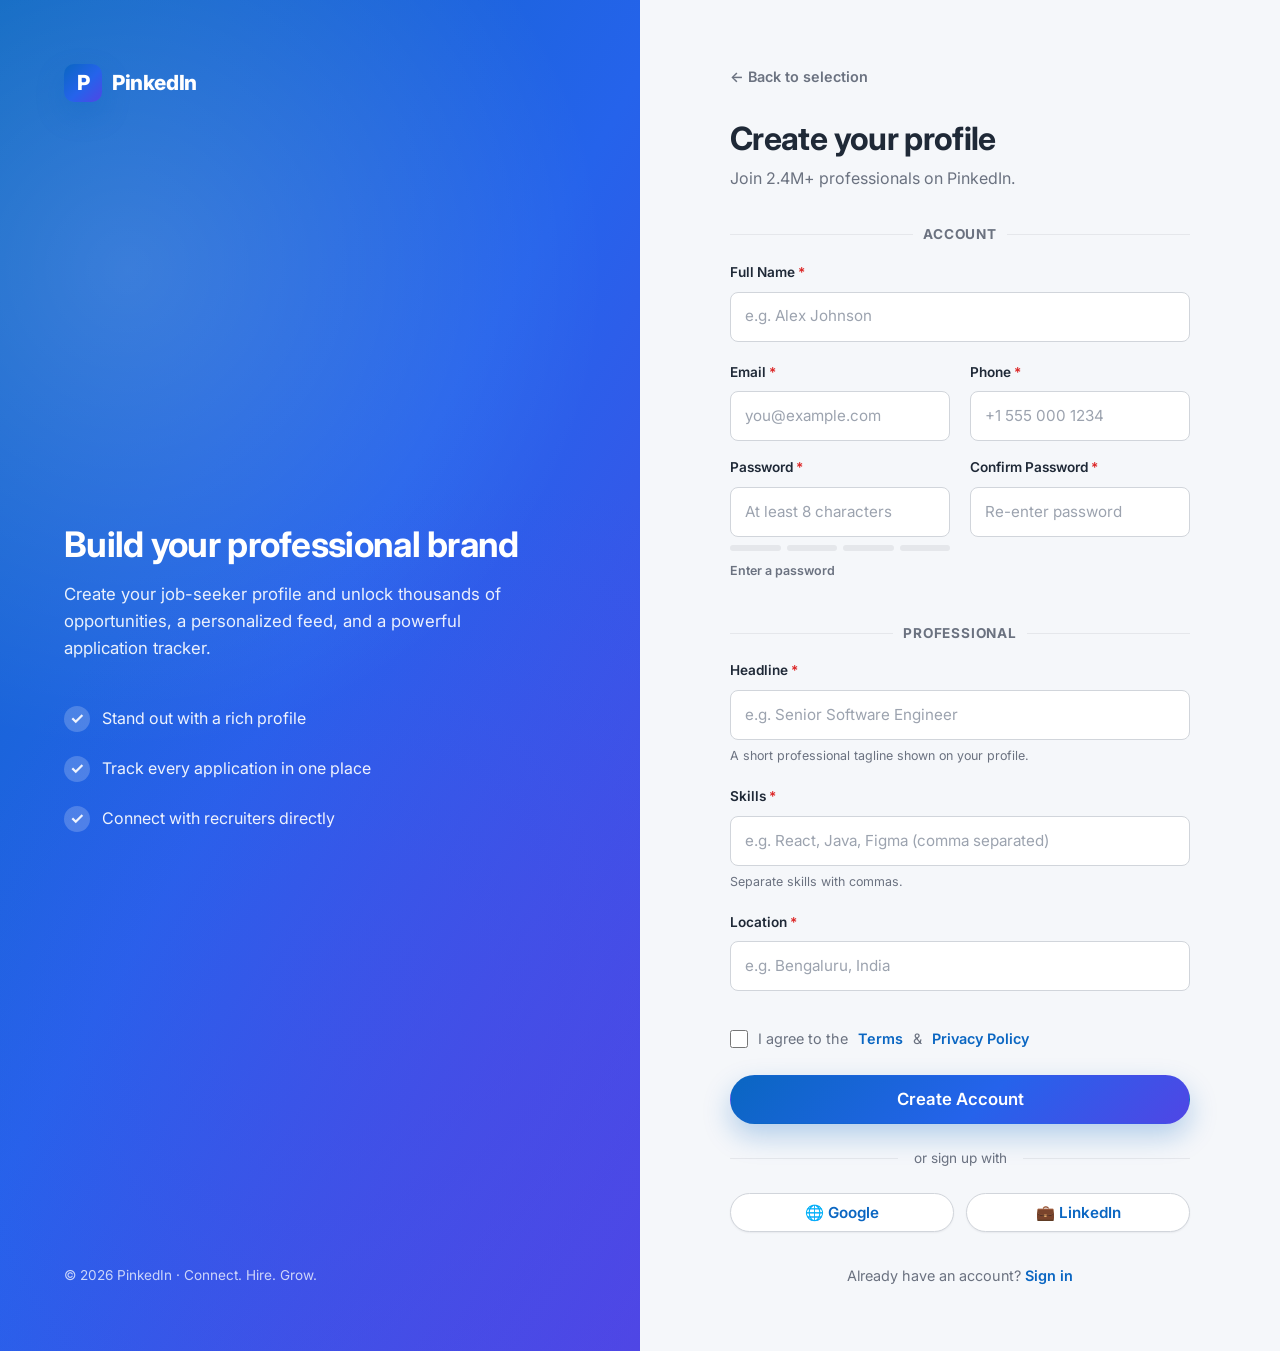
<file: frontend/user-register.html>
<!doctype html>
<html lang="en" data-theme="light">
  <head>
    <meta charset="UTF-8" />
    <meta name="viewport" content="width=device-width, initial-scale=1.0" />
    <title>User Registration — PinkedIn</title>
    <link rel="icon" type="image/svg+xml" href="assets/images/logo.svg" />
    <link rel="preconnect" href="https://fonts.googleapis.com" />
    <link rel="preconnect" href="https://fonts.gstatic.com" crossorigin />
    <link
      href="https://fonts.googleapis.com/css2?family=Inter:wght@400;500;600;700;800&display=swap"
      rel="stylesheet"
    />
    <link rel="stylesheet" href="css/style.css" />
    <link rel="stylesheet" href="css/auth.css" />
    <link rel="stylesheet" href="css/responsive.css" />
  </head>
  <body>
    <div class="auth-page">
      <aside class="auth-aside">
        <a href="index.html" class="nav-brand"
          ><span class="logo-mark">P</span
          ><span>Pink<span style="color: #fff">edIn</span></span></a
        >
        <div class="auth-aside-content">
          <h2>Build your professional brand</h2>
          <p>
            Create your job-seeker profile and unlock thousands of
            opportunities, a personalized feed, and a powerful application
            tracker.
          </p>
          <ul class="auth-aside-list">
            <li><span class="check">✓</span> Stand out with a rich profile</li>
            <li>
              <span class="check">✓</span> Track every application in one place
            </li>
            <li>
              <span class="check">✓</span> Connect with recruiters directly
            </li>
          </ul>
        </div>
        <div class="auth-aside-foot">
          © 2026 PinkedIn · Connect. Hire. Grow.
        </div>
      </aside>

      <main class="auth-main">
        <div class="auth-main-inner">
          <a href="register.html" class="auth-back">← Back to selection</a>
          <h1 class="auth-title">Create your profile</h1>
          <p class="auth-sub muted">Join 2.4M+ professionals on PinkedIn.</p>

          <form id="userRegisterForm" novalidate>
            <div class="form-section-title">Account</div>
            <div class="field" data-required data-type="text">
              <label class="field-label" for="userFullName"
                >Full Name <span class="req">*</span></label
              >
              <input
                class="input"
                id="userFullName"
                name="fullName"
                placeholder="e.g. Alex Johnson"
                required
              />
              <div class="field-error">This field is required.</div>
            </div>
            <div class="form-grid-2">
              <div class="field" data-required data-type="email">
                <label class="field-label" for="userEmail"
                  >Email <span class="req">*</span></label
                >
                <input
                  class="input"
                  id="userEmail"
                  name="email"
                  type="email"
                  placeholder="you@example.com"
                  required
                />
                <div class="field-error">Enter a valid email.</div>
              </div>
              <div class="field" data-required data-type="phone">
                <label class="field-label" for="userPhone"
                  >Phone <span class="req">*</span></label
                >
                <input
                  class="input"
                  id="userPhone"
                  name="phone"
                  type="tel"
                  placeholder="+1 555 000 1234"
                  required
                />
                <div class="field-error">Enter a valid phone number.</div>
              </div>
            </div>
            <div class="form-grid-2">
              <div class="field" data-required data-type="password">
                <label class="field-label" for="userPassword"
                  >Password <span class="req">*</span></label
                >
                <input
                  class="input"
                  id="userPassword"
                  name="password"
                  type="password"
                  placeholder="At least 8 characters"
                  required
                />
                <div class="field-error">
                  Password must be at least 8 characters.
                </div>
              </div>
              <div
                class="field"
                data-required
                data-type="confirm"
                data-match="#userPassword"
              >
                <label class="field-label" for="userConfirm"
                  >Confirm Password <span class="req">*</span></label
                >
                <input
                  class="input"
                  id="userConfirm"
                  name="confirm"
                  type="password"
                  placeholder="Re-enter password"
                  required
                />
                <div class="field-error">Passwords do not match.</div>
              </div>
            </div>

            <div class="form-section-title">Professional</div>
            <div class="field" data-required data-type="text">
              <label class="field-label" for="userHeadline"
                >Headline <span class="req">*</span></label
              >
              <input
                class="input"
                id="userHeadline"
                name="headline"
                placeholder="e.g. Senior Software Engineer"
                required
              />
              <div class="field-hint">
                A short professional tagline shown on your profile.
              </div>
              <div class="field-error">This field is required.</div>
            </div>
            <div class="field" data-required data-type="text">
              <label class="field-label" for="userSkills"
                >Skills <span class="req">*</span></label
              >
              <input
                class="input"
                id="userSkills"
                name="skills"
                placeholder="e.g. React, Java, Figma (comma separated)"
                required
              />
              <div class="field-hint">Separate skills with commas.</div>
              <div class="field-error">This field is required.</div>
            </div>
            <div class="field" data-required data-type="text">
              <label class="field-label" for="userLocation"
                >Location <span class="req">*</span></label
              >
              <input
                class="input"
                id="userLocation"
                name="location"
                placeholder="e.g. Bengaluru, India"
                required
              />
              <div class="field-error">This field is required.</div>
            </div>

            <label
              class="checkbox"
              style="margin: var(--space-4) 0 var(--space-6)"
            >
              <input type="checkbox" required /> I agree to the
              <a href="#" class="forgot-link">Terms</a> &amp;
              <a href="#" class="forgot-link">Privacy Policy</a>
            </label>

            <button type="submit" class="btn btn-primary btn-block btn-lg">
              Create Account
            </button>
          </form>

          <div class="auth-divider">or sign up with</div>
          <div class="social-auth">
            <button class="btn btn-secondary" type="button">🌐 Google</button>
            <button class="btn btn-secondary" type="button">💼 LinkedIn</button>
          </div>

          <p class="auth-foot">
            Already have an account? <a href="login.html">Sign in</a>
          </p>
        </div>
      </main>
    </div>
    <script type="module" src="js/ui.js"></script>
    <script type="module" src="js/auth.js"></script>
  </body>
</html>
</file>
<file: frontend/css/style.css>
/* ============================================================
   PinkedIn — Global Design System
   70% Zoho People · 20% LinkedIn · 10% Microsoft Fluent
   ============================================================ */

/* ---------- CSS Reset ---------- */
*,
*::before,
*::after {
  box-sizing: border-box;
  margin: 0;
  padding: 0;
}

html {
  scroll-behavior: smooth;
  -webkit-text-size-adjust: 100%;
}

img,
svg {
  display: block;
  max-width: 100%;
}

a {
  text-decoration: none;
  color: inherit;
}

ul,
ol {
  list-style: none;
}

button,
input,
textarea,
select {
  font: inherit;
  color: inherit;
}

button {
  cursor: pointer;
  background: none;
  border: none;
}

:focus-visible {
  outline: 3px solid var(--color-accent);
  outline-offset: 2px;
  border-radius: 4px;
}

/* ---------- Design Tokens ---------- */
:root {
  /* Brand palette */
  --color-primary: #0a66c2;
  --color-primary-hover: #0958a8;
  --color-primary-soft: #e7f0fa;
  --color-secondary: #2563eb;
  --color-accent: #4f46e5;

  /* Surfaces */
  --bg: #f5f7fa;
  --surface: #ffffff;
  --surface-2: #f8fafc;
  --surface-3: #eef2f7;
  --border: #e5e7eb;
  --border-strong: #d1d5db;

  /* Text */
  --text: #1f2937;
  --text-muted: #6b7280;
  --text-soft: #9ca3af;
  --text-invert: #ffffff;

  /* Status */
  --success: #16a34a;
  --success-soft: #dcfce7;
  --danger: #dc2626;
  --danger-soft: #fee2e2;
  --warning: #f59e0b;
  --warning-soft: #fef3c7;
  --info: #0ea5e9;
  --info-soft: #e0f2fe;

  /* Gradients */
  --gradient-brand: linear-gradient(135deg, #0a66c2 0%, #2563eb 55%, #4f46e5 100%);
  --gradient-hero: linear-gradient(120deg, #0a66c2 0%, #2563eb 48%, #4f46e5 100%);
  --gradient-soft: linear-gradient(135deg, #e7f0fa 0%, #eef2ff 100%);

  /* Typography */
  --font: "Inter", "Segoe UI", system-ui, -apple-system, Helvetica, Arial, sans-serif;

  /* Radius */
  --radius-sm: 8px;
  --radius: 12px;
  --radius-lg: 16px;
  --radius-xl: 24px;
  --radius-pill: 999px;

  /* Shadows (soft, premium) */
  --shadow-xs: 0 1px 2px rgba(16, 24, 40, 0.06);
  --shadow-sm: 0 2px 8px rgba(16, 24, 40, 0.08);
  --shadow: 0 6px 20px rgba(16, 24, 40, 0.1);
  --shadow-lg: 0 16px 40px rgba(16, 24, 40, 0.14);
  --shadow-brand: 0 12px 28px rgba(10, 102, 194, 0.28);

  /* Spacing scale (8px base) */
  --space-1: 4px;
  --space-2: 8px;
  --space-3: 12px;
  --space-4: 16px;
  --space-5: 20px;
  --space-6: 24px;
  --space-8: 32px;
  --space-10: 40px;
  --space-12: 48px;
  --space-16: 64px;
  --space-20: 80px;

  /* Layout */
  --container: 1200px;
  --header-h: 68px;
  --sidebar-w: 240px;
  --sidebar-w-collapsed: 76px;

  /* Motion */
  --ease: cubic-bezier(0.4, 0, 0.2, 1);
  --ease-out: cubic-bezier(0.16, 1, 0.3, 1);
  --t-fast: 0.18s;
  --t: 0.28s;
  --t-slow: 0.5s;
}

/* Dark theme tokens */
[data-theme="dark"] {
  --bg: #0f172a;
  --surface: #1e293b;
  --surface-2: #18233a;
  --surface-3: #273449;
  --border: #334155;
  --border-strong: #475569;
  --text: #e5e7eb;
  --text-muted: #94a3b8;
  --text-soft: #64748b;
  --color-primary-soft: #1e3a5f;
  --gradient-soft: linear-gradient(135deg, #1e293b 0%, #1a2332 100%);
  --shadow-xs: 0 1px 2px rgba(0, 0, 0, 0.3);
  --shadow-sm: 0 2px 8px rgba(0, 0, 0, 0.35);
  --shadow: 0 6px 20px rgba(0, 0, 0, 0.4);
  --shadow-lg: 0 16px 40px rgba(0, 0, 0, 0.5);
}

/* ---------- Base ---------- */
body {
  font-family: var(--font);
  background: var(--bg);
  color: var(--text);
  line-height: 1.6;
  -webkit-font-smoothing: antialiased;
  -moz-osx-font-smoothing: grayscale;
  min-height: 100vh;
}

h1, h2, h3, h4, h5 {
  line-height: 1.2;
  font-weight: 700;
  color: var(--text);
  letter-spacing: -0.02em;
}

h1 { font-size: clamp(2rem, 4.5vw, 3.4rem); }
h2 { font-size: clamp(1.6rem, 3vw, 2.4rem); }
h3 { font-size: clamp(1.25rem, 2vw, 1.6rem); }
h4 { font-size: 1.15rem; }

p { color: var(--text-muted); }

::selection {
  background: var(--color-primary);
  color: #fff;
}

/* ---------- Layout utilities ---------- */
.container {
  width: 100%;
  max-width: var(--container);
  margin-inline: auto;
  padding-inline: var(--space-6);
}

.section { padding-block: var(--space-20); }
.section-sm { padding-block: var(--space-12); }

.text-center { text-align: center; }
.muted { color: var(--text-muted); }
.hidden { display: none !important; }
.flex { display: flex; }
.grid { display: grid; }
.gap-4 { gap: var(--space-4); }
.gap-6 { gap: var(--space-6); }
.mt-4 { margin-top: var(--space-4); }
.mt-6 { margin-top: var(--space-6); }

.section-eyebrow {
  display: inline-block;
  font-size: 0.8rem;
  font-weight: 700;
  letter-spacing: 0.08em;
  text-transform: uppercase;
  color: var(--color-primary);
  margin-bottom: var(--space-3);
}

.section-title {
  max-width: 640px;
  margin-inline: auto;
  margin-bottom: var(--space-4);
}

.section-sub {
  max-width: 620px;
  margin-inline: auto;
  font-size: 1.05rem;
}

/* ---------- Buttons ---------- */
.btn {
  display: inline-flex;
  align-items: center;
  justify-content: center;
  gap: var(--space-2);
  padding: 0.7em 1.4em;
  border-radius: var(--radius-pill);
  font-weight: 600;
  font-size: 0.95rem;
  line-height: 1;
  position: relative;
  overflow: hidden;
  transition: transform var(--t-fast) var(--ease), box-shadow var(--t) var(--ease),
    background var(--t) var(--ease), border-color var(--t) var(--ease);
  white-space: nowrap;
  border: 1px solid transparent;
}

.btn:active { transform: translateY(1px) scale(0.99); }

.btn-primary {
  background: var(--gradient-brand);
  color: #fff;
  box-shadow: var(--shadow-brand);
}
.btn-primary:hover {
  box-shadow: 0 16px 34px rgba(10, 102, 194, 0.4);
  transform: translateY(-2px);
}

.btn-secondary {
  background: var(--surface);
  color: var(--color-primary);
  border-color: var(--border-strong);
  box-shadow: var(--shadow-xs);
}
.btn-secondary:hover {
  border-color: var(--color-primary);
  background: var(--color-primary-soft);
  transform: translateY(-2px);
}

.btn-ghost {
  background: transparent;
  color: var(--text);
}
.btn-ghost:hover { background: var(--surface-3); }

.btn-light {
  background: #fff;
  color: var(--color-primary);
  box-shadow: var(--shadow-sm);
}
.btn-light:hover { transform: translateY(-2px); box-shadow: var(--shadow); }

.btn-danger {
  background: var(--danger);
  color: #fff;
}
.btn-danger:hover { background: #b91c1c; transform: translateY(-2px); }

.btn-outline-light {
  background: rgba(255, 255, 255, 0.12);
  color: #fff;
  border-color: rgba(255, 255, 255, 0.5);
  backdrop-filter: blur(6px);
}
.btn-outline-light:hover {
  background: rgba(255, 255, 255, 0.22);
  border-color: #fff;
}

.btn-block { width: 100%; }
.btn-lg { padding: 0.9em 1.8em; font-size: 1.05rem; }
.btn-sm { padding: 0.5em 1em; font-size: 0.85rem; }

/* Ripple effect */
.btn .ripple {
  position: absolute;
  border-radius: 50%;
  transform: scale(0);
  animation: ripple 0.6s var(--ease-out);
  background: rgba(255, 255, 255, 0.45);
  pointer-events: none;
}
.btn-secondary .ripple,
.btn-light .ripple { background: rgba(10, 102, 194, 0.25); }
@keyframes ripple {
  to { transform: scale(2.6); opacity: 0; }
}

/* ---------- Badges & chips ---------- */
.badge {
  display: inline-flex;
  align-items: center;
  gap: 6px;
  padding: 4px 12px;
  border-radius: var(--radius-pill);
  font-size: 0.78rem;
  font-weight: 600;
}
.badge-success { background: var(--success-soft); color: var(--success); }
.badge-warning { background: var(--warning-soft); color: #b45309; }
.badge-danger { background: var(--danger-soft); color: var(--danger); }
.badge-info { background: var(--info-soft); color: #0369a1; }
.badge-muted { background: var(--surface-3); color: var(--text-muted); }
.badge-primary { background: var(--color-primary-soft); color: var(--color-primary); }

.chip {
  display: inline-flex;
  align-items: center;
  gap: 6px;
  padding: 6px 14px;
  border-radius: var(--radius-pill);
  background: var(--surface);
  border: 1px solid var(--border);
  font-size: 0.85rem;
  font-weight: 500;
  color: var(--text-muted);
  transition: all var(--t) var(--ease);
}
.chip:hover { border-color: var(--color-primary); color: var(--color-primary); }
.chip.active {
  background: var(--color-primary);
  color: #fff;
  border-color: var(--color-primary);
}

/* ---------- Cards ---------- */
.card {
  background: var(--surface);
  border: 1px solid var(--border);
  border-radius: var(--radius-lg);
  box-shadow: var(--shadow-xs);
  transition: transform var(--t) var(--ease-out), box-shadow var(--t) var(--ease),
    border-color var(--t) var(--ease);
}
.card-hover:hover {
  transform: translateY(-6px);
  box-shadow: var(--shadow-lg);
  border-color: var(--border-strong);
}

/* Glass card */
.glass {
  background: rgba(255, 255, 255, 0.7);
  backdrop-filter: blur(16px);
  -webkit-backdrop-filter: blur(16px);
  border: 1px solid rgba(255, 255, 255, 0.5);
}
[data-theme="dark"] .glass {
  background: rgba(30, 41, 59, 0.6);
  border: 1px solid rgba(255, 255, 255, 0.08);
}

/* ---------- Avatar ---------- */
.avatar {
  border-radius: 50%;
  background: var(--gradient-brand);
  color: #fff;
  display: inline-flex;
  align-items: center;
  justify-content: center;
  font-weight: 700;
  flex-shrink: 0;
  overflow: hidden;
}
.avatar-sm { width: 36px; height: 36px; font-size: 0.85rem; }
.avatar-md { width: 48px; height: 48px; font-size: 1rem; }
.avatar-lg { width: 96px; height: 96px; font-size: 2rem; }
.avatar-xl { width: 132px; height: 132px; font-size: 2.6rem; }

/* ---------- Form controls (shared) ---------- */
.field { margin-bottom: var(--space-5); }
.field-label {
  display: block;
  font-size: 0.85rem;
  font-weight: 600;
  margin-bottom: var(--space-2);
  color: var(--text);
}
.field-label .req { color: var(--danger); }
.field-hint { font-size: 0.78rem; color: var(--text-muted); margin-top: 6px; }
.input,
.textarea,
.select {
  width: 100%;
  padding: 0.78em 0.95em;
  border: 1px solid var(--border-strong);
  border-radius: var(--radius-sm);
  background: var(--surface);
  color: var(--text);
  transition: border-color var(--t) var(--ease), box-shadow var(--t) var(--ease);
  font-size: 0.95rem;
}
.input::placeholder,
.textarea::placeholder { color: var(--text-soft); }
.input:focus,
.textarea:focus,
.select:focus {
  outline: none;
  border-color: var(--color-primary);
  box-shadow: 0 0 0 3px var(--color-primary-soft);
}
.textarea { resize: vertical; min-height: 110px; }
.field-error {
  font-size: 0.78rem;
  color: var(--danger);
  margin-top: 6px;
  display: none;
}
.field.invalid .input,
.field.invalid .textarea,
.field.invalid .select { border-color: var(--danger); }
.field.invalid .field-error { display: block; }

/* ---------- Navbar ---------- */
.navbar {
  position: sticky;
  top: 0;
  z-index: 100;
  background: rgba(255, 255, 255, 0.85);
  backdrop-filter: blur(14px);
  -webkit-backdrop-filter: blur(14px);
  border-bottom: 1px solid var(--border);
  transition: background var(--t) var(--ease), box-shadow var(--t) var(--ease);
}
[data-theme="dark"] .navbar { background: rgba(15, 23, 42, 0.85); }
.navbar.scrolled { box-shadow: var(--shadow-sm); }
.nav-inner {
  height: var(--header-h);
  display: flex;
  align-items: center;
  justify-content: space-between;
  gap: var(--space-6);
}
.nav-brand {
  display: flex;
  align-items: center;
  gap: 10px;
  font-weight: 800;
  font-size: 1.3rem;
  color: var(--text);
  letter-spacing: -0.02em;
}
.nav-brand .logo-mark {
  width: 38px;
  height: 38px;
  border-radius: 10px;
  background: var(--gradient-brand);
  display: grid;
  place-items: center;
  color: #fff;
  font-weight: 800;
  box-shadow: var(--shadow-brand);
}
.nav-brand .brand-accent { color: var(--color-primary); }

.nav-links {
  display: flex;
  align-items: center;
  gap: var(--space-2);
}
.nav-link {
  padding: 8px 14px;
  border-radius: var(--radius-pill);
  font-weight: 500;
  font-size: 0.95rem;
  color: var(--text-muted);
  transition: color var(--t), background var(--t);
}
.nav-link:hover { color: var(--color-primary); background: var(--color-primary-soft); }
.nav-actions { display: flex; align-items: center; gap: var(--space-3); }

.nav-toggle {
  display: none;
  width: 42px;
  height: 42px;
  border-radius: 10px;
  border: 1px solid var(--border);
  background: var(--surface);
  align-items: center;
  justify-content: center;
}
.nav-toggle span,
.nav-toggle span::before,
.nav-toggle span::after {
  content: "";
  display: block;
  width: 20px;
  height: 2px;
  background: var(--text);
  position: relative;
  transition: transform var(--t) var(--ease), opacity var(--t);
}
.nav-toggle span::before { position: absolute; top: -6px; }
.nav-toggle span::after { position: absolute; top: 6px; }
.nav-toggle.open span { background: transparent; }
.nav-toggle.open span::before { transform: rotate(45deg); top: 0; }
.nav-toggle.open span::after { transform: rotate(-45deg); top: 0; }

/* ---------- Footer ---------- */
.footer {
  background: #0b1220;
  color: #cbd5e1;
  padding-block: var(--space-16) var(--space-10);
}
[data-theme="dark"] .footer { background: #0a1120; }
.footer-grid {
  display: grid;
  grid-template-columns: 1.6fr repeat(3, 1fr);
  gap: var(--space-10);
  margin-bottom: var(--space-10);
}
.footer .nav-brand { color: #fff; margin-bottom: var(--space-4); }
.footer p { color: #94a3b8; max-width: 320px; }
.footer h5 { color: #fff; margin-bottom: var(--space-4); font-size: 0.95rem; }
.footer-links li { margin-bottom: var(--space-2); }
.footer-links a { color: #94a3b8; font-size: 0.9rem; transition: color var(--t); }
.footer-links a:hover { color: #fff; }
.footer-bottom {
  border-top: 1px solid rgba(255, 255, 255, 0.1);
  padding-top: var(--space-6);
  display: flex;
  justify-content: space-between;
  flex-wrap: wrap;
  gap: var(--space-3);
  font-size: 0.85rem;
  color: #94a3b8;
}
.social-row { display: flex; gap: var(--space-3); }
.social-row a {
  width: 36px; height: 36px; border-radius: 10px;
  background: rgba(255,255,255,0.08);
  display: grid; place-items: center;
  transition: background var(--t), transform var(--t);
}
.social-row a:hover { background: var(--color-primary); transform: translateY(-3px); }
.social-row svg { width: 18px; height: 18px; fill: #fff; }

/* ---------- Animations ---------- */
@keyframes fadeIn {
  from { opacity: 0; }
  to { opacity: 1; }
}
@keyframes slideUp {
  from { opacity: 0; transform: translateY(28px); }
  to { opacity: 1; transform: translateY(0); }
}
@keyframes slideLeft {
  from { opacity: 0; transform: translateX(-28px); }
  to { opacity: 1; transform: translateX(0); }
}
@keyframes scaleIn {
  from { opacity: 0; transform: scale(0.94); }
  to { opacity: 1; transform: scale(1); }
}
@keyframes floaty {
  0%, 100% { transform: translateY(0); }
  50% { transform: translateY(-12px); }
}
@keyframes pulse {
  0%, 100% { transform: scale(1); }
  50% { transform: scale(1.08); }
}
@keyframes spin { to { transform: rotate(360deg); } }
@keyframes checkPop {
  0% { transform: scale(0); opacity: 0; }
  60% { transform: scale(1.15); }
  100% { transform: scale(1); opacity: 1; }
}
@keyframes shimmer {
  0% { background-position: -400px 0; }
  100% { background-position: 400px 0; }
}

.reveal { opacity: 0; }
.reveal.in {
  animation: slideUp var(--t-slow) var(--ease-out) forwards;
}
.in-fade { animation: fadeIn var(--t-slow) var(--ease) forwards; }
.float { animation: floaty 6s ease-in-out infinite; }

/* Stagger helper */
[data-stagger] > * { opacity: 0; }
[data-stagger].in > * { animation: slideUp 0.5s var(--ease-out) forwards; }
[data-stagger].in > *:nth-child(1) { animation-delay: 0.05s; }
[data-stagger].in > *:nth-child(2) { animation-delay: 0.12s; }
[data-stagger].in > *:nth-child(3) { animation-delay: 0.19s; }
[data-stagger].in > *:nth-child(4) { animation-delay: 0.26s; }
[data-stagger].in > *:nth-child(5) { animation-delay: 0.33s; }
[data-stagger].in > *:nth-child(6) { animation-delay: 0.4s; }
[data-stagger].in > *:nth-child(7) { animation-delay: 0.47s; }
[data-stagger].in > *:nth-child(8) { animation-delay: 0.54s; }

/* ---------- Toast ---------- */
.toast-wrap {
  position: fixed;
  bottom: 24px;
  right: 24px;
  z-index: 9999;
  display: flex;
  flex-direction: column;
  gap: 10px;
}
.toast {
  background: var(--surface);
  border: 1px solid var(--border);
  border-left: 4px solid var(--color-primary);
  border-radius: var(--radius);
  padding: 14px 18px;
  box-shadow: var(--shadow-lg);
  min-width: 280px;
  max-width: 360px;
  display: flex;
  align-items: center;
  gap: 12px;
  animation: slideLeft 0.4s var(--ease-out);
  font-size: 0.9rem;
  font-weight: 500;
}
.toast.success { border-left-color: var(--success); }
.toast.error { border-left-color: var(--danger); }
.toast .toast-icon { font-size: 1.2rem; }

/* ---------- Skeleton ---------- */
.skeleton {
  background: linear-gradient(90deg, var(--surface-3) 25%, var(--surface-2) 37%, var(--surface-3) 63%);
  background-size: 800px 100%;
  animation: shimmer 1.4s infinite linear;
  border-radius: var(--radius-sm);
}

/* ---------- Misc utilities ---------- */
.divider { height: 1px; background: var(--border); border: 0; margin-block: var(--space-6); }
.dot { width: 8px; height: 8px; border-radius: 50%; display: inline-block; }
.scroll-top {
  position: fixed;
  bottom: 24px;
  left: 24px;
  width: 46px; height: 46px;
  border-radius: 50%;
  background: var(--gradient-brand);
  color: #fff;
  display: grid; place-items: center;
  box-shadow: var(--shadow-brand);
  opacity: 0;
  pointer-events: none;
  transform: translateY(10px);
  transition: all var(--t) var(--ease);
  z-index: 90;
}
.scroll-top.show { opacity: 1; pointer-events: auto; transform: translateY(0); }
</file>
<file: frontend/css/auth.css>
/* ============================================================
   PinkedIn — Auth & Marketing Pages
   Landing, login selection, registration forms
   ============================================================ */

/* ---------- HERO ---------- */
.hero {
  position: relative;
  padding-top: var(--space-20);
  padding-bottom: var(--space-20);
  overflow: hidden;
  background: var(--gradient-hero);
  color: #fff;
}
.hero::before {
  content: "";
  position: absolute;
  inset: 0;
  background:
    radial-gradient(circle at 12% 18%, rgba(255,255,255,0.18), transparent 42%),
    radial-gradient(circle at 88% 82%, rgba(79,70,229,0.35), transparent 50%);
  pointer-events: none;
}
.hero-blob {
  position: absolute;
  border-radius: 50%;
  filter: blur(70px);
  opacity: 0.5;
  pointer-events: none;
}
.hero-blob.b1 { width: 320px; height: 320px; background: #4f46e5; top: -60px; right: 8%; }
.hero-blob.b2 { width: 260px; height: 260px; background: #38bdf8; bottom: -40px; left: 6%; }

.hero-grid {
  position: relative;
  display: grid;
  grid-template-columns: 1.05fr 0.95fr;
  gap: var(--space-12);
  align-items: center;
  z-index: 1;
}
.hero-eyebrow {
  display: inline-flex;
  align-items: center;
  gap: 8px;
  background: rgba(255,255,255,0.15);
  border: 1px solid rgba(255,255,255,0.25);
  padding: 7px 16px;
  border-radius: var(--radius-pill);
  font-size: 0.82rem;
  font-weight: 600;
  margin-bottom: var(--space-6);
  backdrop-filter: blur(6px);
}
.hero h1 {
  color: #fff;
  font-size: clamp(2.4rem, 5vw, 4rem);
  line-height: 1.05;
  margin-bottom: var(--space-5);
}
.hero h1 .grad-text {
  background: linear-gradient(90deg, #fff, #c7d2fe);
  -webkit-background-clip: text;
  background-clip: text;
  -webkit-text-fill-color: transparent;
}
.hero p.lead {
  font-size: 1.18rem;
  color: rgba(255,255,255,0.9);
  max-width: 520px;
  margin-bottom: var(--space-8);
}
.hero-cta { display: flex; gap: var(--space-4); flex-wrap: wrap; }
.hero-stats {
  display: flex;
  gap: var(--space-8);
  margin-top: var(--space-12);
  flex-wrap: wrap;
}
.hero-stat .num {
  font-size: 1.9rem;
  font-weight: 800;
  color: #fff;
}
.hero-stat .label {
  font-size: 0.85rem;
  color: rgba(255,255,255,0.8);
}

/* Hero illustration (pure CSS/SVG composition) */
.hero-art {
  position: relative;
  height: 460px;
}
.hero-art .art-glass {
  position: absolute;
  border-radius: var(--radius-xl);
  background: rgba(255,255,255,0.14);
  backdrop-filter: blur(14px);
  border: 1px solid rgba(255,255,255,0.28);
  box-shadow: 0 30px 60px rgba(0,0,0,0.25);
  padding: var(--space-5);
}
.art-card-main {
  width: 78%; top: 8%; left: 4%;
  animation: floaty 6s ease-in-out infinite;
}
.art-card-side {
  width: 46%; bottom: 6%; right: 4%;
  animation: floaty 5.5s ease-in-out infinite 0.6s;
}
.art-pill {
  display: flex; align-items: center; gap: 10px;
  background: rgba(255,255,255,0.22);
  border-radius: var(--radius-pill);
  padding: 10px 14px;
  position: absolute;
  font-size: 0.85rem; font-weight: 600;
}
.art-pill.top { top: 2%; right: 8%; animation: floaty 4.5s ease-in-out infinite 0.3s; }
.art-pill.bot { bottom: 22%; left: 0; animation: floaty 5s ease-in-out infinite 0.8s; }
.art-line {
  height: 8px; border-radius: 6px; background: rgba(255,255,255,0.25); margin-bottom: 10px;
}
.art-line.w-80 { width: 80%; }
.art-line.w-60 { width: 60%; }
.art-line.w-40 { width: 40%; }
.art-avatar {
  width: 44px; height: 44px; border-radius: 50%;
  background: rgba(255,255,255,0.3);
  margin-bottom: 12px;
}
.art-bar {
  height: 14px; border-radius: 8px; margin-bottom: 8px;
  background: rgba(255,255,255,0.2);
  position: relative; overflow: hidden;
}
.art-bar .fill {
  position: absolute; left: 0; top: 0; bottom: 0;
  background: linear-gradient(90deg, #c7d2fe, #fff);
  border-radius: 8px;
}

/* ---------- TRUSTED COMPANIES ---------- */
.trusted {
  padding-block: var(--space-10);
  background: var(--surface);
  border-bottom: 1px solid var(--border);
}
.trusted-logos {
  display: flex;
  flex-wrap: wrap;
  justify-content: center;
  align-items: center;
  gap: var(--space-10);
  margin-top: var(--space-6);
}
.trusted-logo {
  font-size: 1.3rem;
  font-weight: 800;
  color: var(--text-soft);
  letter-spacing: -0.02em;
  opacity: 0.75;
  transition: opacity var(--t), color var(--t);
  display: inline-flex; align-items: center; gap: 8px;
}
.trusted-logo:hover { opacity: 1; color: var(--text); }
.trusted-logo .tk { color: var(--color-primary); }

/* ---------- FEATURES ---------- */
.feature-grid {
  display: grid;
  grid-template-columns: repeat(3, 1fr);
  gap: var(--space-6);
}
.feature-card {
  padding: var(--space-8);
  text-align: left;
}
.feature-icon {
  width: 56px; height: 56px;
  border-radius: var(--radius);
  display: grid; place-items: center;
  font-size: 1.6rem;
  margin-bottom: var(--space-5);
  background: var(--color-primary-soft);
  color: var(--color-primary);
}
.feature-card:nth-child(2) .feature-icon { background: #ede9fe; color: var(--color-accent); }
.feature-card:nth-child(3) .feature-icon { background: var(--success-soft); color: var(--success); }
.feature-card:nth-child(4) .feature-icon { background: var(--warning-soft); color: #b45309; }
.feature-card:nth-child(5) .feature-icon { background: var(--info-soft); color: #0369a1; }
.feature-card:nth-child(6) .feature-icon { background: var(--danger-soft); color: var(--danger); }
.feature-card h3 { margin-bottom: var(--space-3); }
.feature-card p { font-size: 0.95rem; }

/* ---------- STATS ---------- */
.stats-band {
  background: var(--gradient-brand);
  color: #fff;
  padding-block: var(--space-16);
  position: relative;
  overflow: hidden;
}
.stats-band::before {
  content: "";
  position: absolute; inset: 0;
  background: radial-gradient(circle at 80% 20%, rgba(255,255,255,0.18), transparent 45%);
}
.stats-grid {
  position: relative;
  display: grid;
  grid-template-columns: repeat(4, 1fr);
  gap: var(--space-8);
  text-align: center;
}
.stat-num {
  font-size: clamp(2.2rem, 4vw, 3rem);
  font-weight: 800;
  line-height: 1;
}
.stat-label { margin-top: 8px; color: rgba(255,255,255,0.85); font-size: 0.95rem; }

/* ---------- TESTIMONIALS ---------- */
.testi-grid {
  display: grid;
  grid-template-columns: repeat(3, 1fr);
  gap: var(--space-6);
}
.testi-card { padding: var(--space-8); }
.testi-stars { color: #f59e0b; margin-bottom: var(--space-4); font-size: 1.1rem; letter-spacing: 2px; }
.testi-quote { font-size: 1rem; color: var(--text); margin-bottom: var(--space-6); line-height: 1.7; }
.testi-author { display: flex; align-items: center; gap: 14px; }
.testi-author .name { font-weight: 700; font-size: 0.95rem; }
.testi-author .role { font-size: 0.83rem; color: var(--text-muted); }

/* ---------- PRICING ---------- */
.price-grid {
  display: grid;
  grid-template-columns: repeat(3, 1fr);
  gap: var(--space-6);
  align-items: stretch;
}
.price-card {
  padding: var(--space-8);
  display: flex; flex-direction: column;
  position: relative;
}
.price-card.featured {
  border-color: var(--color-primary);
  box-shadow: var(--shadow-lg);
  transform: translateY(-8px);
}
.price-tag {
  position: absolute; top: -14px; left: 50%; transform: translateX(-50%);
  background: var(--gradient-brand); color: #fff;
  padding: 5px 16px; border-radius: var(--radius-pill);
  font-size: 0.75rem; font-weight: 700; letter-spacing: 0.04em;
}
.price-name { font-size: 1.1rem; font-weight: 700; margin-bottom: var(--space-2); }
.price-amount { font-size: 2.4rem; font-weight: 800; color: var(--text); }
.price-amount .per { font-size: 0.9rem; font-weight: 500; color: var(--text-muted); }
.price-feats { margin: var(--space-6) 0; flex: 1; }
.price-feats li {
  display: flex; gap: 10px; padding: 8px 0;
  font-size: 0.92rem; color: var(--text-muted);
  border-bottom: 1px dashed var(--border);
}
.price-feats li:last-child { border-bottom: 0; }
.price-feats .tick { color: var(--success); font-weight: 700; }
.price-feats .cross { color: var(--text-soft); }
.price-card .btn { margin-top: auto; }

/* ---------- CTA BAND ---------- */
.cta-band {
  background: var(--gradient-soft);
  border-radius: var(--radius-xl);
  padding: var(--space-16) var(--space-12);
  text-align: center;
  margin-block: var(--space-16);
  border: 1px solid var(--border);
}
.cta-band h2 { margin-bottom: var(--space-4); }
.cta-band p { max-width: 560px; margin: 0 auto var(--space-8); font-size: 1.05rem; }

/* ============================================================
   AUTH PAGES — selection, login, register
   ============================================================ */
.auth-page {
  min-height: 100vh;
  display: grid;
  grid-template-columns: 1fr 1fr;
}
.auth-aside {
  background: var(--gradient-hero);
  color: #fff;
  padding: var(--space-16);
  display: flex;
  flex-direction: column;
  justify-content: space-between;
  position: relative;
  overflow: hidden;
}
.auth-aside::before {
  content: "";
  position: absolute; inset: 0;
  background:
    radial-gradient(circle at 20% 20%, rgba(255,255,255,0.16), transparent 40%),
    radial-gradient(circle at 80% 80%, rgba(79,70,229,0.4), transparent 50%);
}
.auth-aside .nav-brand { color: #fff; position: relative; z-index: 1; }
.auth-aside-content { position: relative; z-index: 1; max-width: 460px; }
.auth-aside-content h2 { color: #fff; font-size: 2.2rem; margin-bottom: var(--space-4); }
.auth-aside-content p { color: rgba(255,255,255,0.9); font-size: 1.05rem; }
.auth-aside-foot { position: relative; z-index: 1; font-size: 0.85rem; color: rgba(255,255,255,0.75); }

.auth-aside-list { position: relative; z-index: 1; margin-top: var(--space-8); }
.auth-aside-list li {
  display: flex; gap: 12px; align-items: flex-start;
  padding: 12px 0;
  color: rgba(255,255,255,0.92);
}
.auth-aside-list .check {
  width: 26px; height: 26px; border-radius: 50%;
  background: rgba(255,255,255,0.2);
  display: grid; place-items: center;
  flex-shrink: 0; font-weight: 700;
}

.auth-main {
  padding: var(--space-16) var(--space-12);
  display: flex;
  flex-direction: column;
  justify-content: center;
  background: var(--bg);
}
.auth-main-inner { max-width: 460px; width: 100%; margin-inline: auto; }
.auth-back {
  display: inline-flex; align-items: center; gap: 8px;
  color: var(--text-muted); font-weight: 600; font-size: 0.9rem;
  margin-bottom: var(--space-8);
  transition: color var(--t);
}
.auth-back:hover { color: var(--color-primary); }
.auth-title { font-size: 2rem; margin-bottom: var(--space-2); }
.auth-sub { margin-bottom: var(--space-8); }

/* Selection cards */
.select-grid {
  display: grid;
  grid-template-columns: 1fr 1fr;
  gap: var(--space-6);
  margin-top: var(--space-8);
}
.select-card {
  padding: var(--space-10) var(--space-8);
  text-align: center;
  border-radius: var(--radius-xl);
  background: var(--surface);
  border: 2px solid var(--border);
  transition: all var(--t) var(--ease-out);
  position: relative;
  overflow: hidden;
}
.select-card::after {
  content: "";
  position: absolute; top: 0; left: 0; right: 0; height: 4px;
  background: var(--gradient-brand);
  transform: scaleX(0); transform-origin: left;
  transition: transform var(--t) var(--ease);
}
.select-card:hover {
  transform: translateY(-8px);
  box-shadow: var(--shadow-lg);
  border-color: var(--color-primary);
}
.select-card:hover::after { transform: scaleX(1); }
.select-illus {
  width: 120px; height: 120px;
  margin: 0 auto var(--space-6);
  border-radius: 50%;
  display: grid; place-items: center;
  font-size: 3rem;
  background: var(--color-primary-soft);
  color: var(--color-primary);
}
.select-card.company .select-illus { background: #ede9fe; color: var(--color-accent); }
.select-card h3 { margin-bottom: var(--space-3); }
.select-card p { margin-bottom: var(--space-6); font-size: 0.95rem; }
.select-card .features-mini {
  display: flex; flex-direction: column; gap: 6px;
  margin-bottom: var(--space-6); text-align: left;
}
.select-card .features-mini li {
  font-size: 0.86rem; color: var(--text-muted);
  display: flex; gap: 8px; align-items: center;
}
.select-card .features-mini .tick { color: var(--success); font-weight: 700; }

/* Password strength */
.pwd-strength { margin-top: var(--space-2); }
.pwd-bars { display: flex; gap: 6px; margin-bottom: 6px; }
.pwd-bar {
  flex: 1; height: 6px; border-radius: 4px;
  background: var(--border); transition: background var(--t);
}
.pwd-label { font-size: 0.78rem; color: var(--text-muted); font-weight: 600; }

/* Auth check icon success */
.success-veil {
  position: fixed; inset: 0;
  background: rgba(15, 23, 42, 0.6);
  backdrop-filter: blur(6px);
  display: none;
  align-items: center; justify-content: center;
  z-index: 9000;
  animation: fadeIn 0.3s ease forwards;
}
.success-veil.show { display: flex; }
.success-box {
  background: var(--surface); border-radius: var(--radius-xl);
  padding: var(--space-12) var(--space-12);
  text-align: center; max-width: 420px;
  animation: scaleIn 0.4s var(--ease-out);
}
.success-check {
  width: 88px; height: 88px; border-radius: 50%;
  background: var(--success); color: #fff;
  display: grid; place-items: center; margin: 0 auto var(--space-6);
  font-size: 2.6rem; animation: checkPop 0.5s var(--ease-out);
}
.success-box h3 { margin-bottom: var(--space-3); }
.success-box p { margin-bottom: var(--space-6); }

/* Two-column form */
.form-grid-2 {
  display: grid;
  grid-template-columns: 1fr 1fr;
  gap: 0 var(--space-5);
}
.form-grid-2 .field { margin-bottom: var(--space-4); }
.form-section-title {
  font-size: 0.85rem; font-weight: 700; text-transform: uppercase;
  letter-spacing: 0.06em; color: var(--text-muted);
  margin: var(--space-6) 0 var(--space-4);
  display: flex; align-items: center; gap: 10px;
}
.form-section-title::before,
.form-section-title::after {
  content: ""; flex: 1; height: 1px; background: var(--border);
}

.auth-options {
  display: flex; justify-content: space-between; align-items: center;
  margin-bottom: var(--space-6); flex-wrap: wrap; gap: var(--space-3);
}
.checkbox {
  display: inline-flex; align-items: center; gap: 10px;
  font-size: 0.9rem; color: var(--text-muted); cursor: pointer;
}
.checkbox input { width: 18px; height: 18px; accent-color: var(--color-primary); }
.forgot-link { color: var(--color-primary); font-weight: 600; font-size: 0.9rem; }
.forgot-link:hover { text-decoration: underline; }

.auth-divider {
  display: flex; align-items: center; gap: var(--space-4);
  margin: var(--space-6) 0; color: var(--text-muted); font-size: 0.85rem;
}
.auth-divider::before, .auth-divider::after {
  content: ""; flex: 1; height: 1px; background: var(--border);
}
.social-auth { display: flex; gap: var(--space-3); }
.social-auth .btn { flex: 1; }

.auth-foot { text-align: center; margin-top: var(--space-8); font-size: 0.9rem; color: var(--text-muted); }
.auth-foot a { color: var(--color-primary); font-weight: 600; }
.auth-foot a:hover { text-decoration: underline; }
</file>
<file: frontend/css/responsive.css>
/* ============================================================
   PinkedIn — Responsive
   Breakpoints: 1100, 900, 768, 560, 420
   ============================================================ */

/* ---------- Large desktop down ---------- */
@media (max-width: 1200px) {
  .company-grid { grid-template-columns: repeat(2, 1fr); }
  .feature-grid { grid-template-columns: repeat(2, 1fr); }
  .testi-grid { grid-template-columns: repeat(2, 1fr); }
}

/* ---------- 1100px ---------- */
@media (max-width: 1100px) {
  .hero-grid { grid-template-columns: 1fr; text-align: center; }
  .hero-cta { justify-content: center; }
  .hero-stats { justify-content: center; }
  .hero-art { display: none; }
  .hero p.lead { margin-inline: auto; }
  .price-grid { grid-template-columns: 1fr; max-width: 460px; margin-inline: auto; }
  .price-card.featured { transform: none; }
}

/* ---------- 1024px — dashboard collapses by default ---------- */
@media (max-width: 1024px) {
  .dash { grid-template-columns: var(--sidebar-w-collapsed) 1fr; }
  .dash .sidebar-head .nav-brand span:not(.logo-mark),
  .dash .side-item .side-text,
  .dash .side-item .side-badge,
  .dash .side-group-label,
  .dash .side-user .su-info,
  .dash .side-logout span { display: none; }
  .dash .side-item { justify-content: center; }
  .dash .side-user { justify-content: center; }
  .dash .side-logout { justify-content: center; }
  .dash-body { grid-template-columns: 1fr; }
  .dash-body .side-col { order: 2; }
}

/* ---------- 900px ---------- */
@media (max-width: 900px) {
  .nav-links { display: none; position: absolute; top: var(--header-h); left: 0; right: 0;
    background: var(--surface); flex-direction: column; padding: var(--space-4); gap: 0;
    border-bottom: 1px solid var(--border); box-shadow: var(--shadow-lg); }
  .nav-links.open { display: flex; }
  .nav-link { padding: 14px 16px; border-radius: var(--radius-sm); width: 100%; }
  .nav-toggle { display: inline-flex; }

  .auth-page { grid-template-columns: 1fr; }
  .auth-aside { display: none; }
  .auth-main { padding: var(--space-10) var(--space-6); }

  .footer-grid { grid-template-columns: 1fr 1fr; }

  .kpi-grid { grid-template-columns: repeat(2, 1fr); }
  .stats-grid { grid-template-columns: repeat(2, 1fr); gap: var(--space-6); }
  .job-grid { grid-template-columns: 1fr; }

  .hero-banner { grid-template-columns: 1fr; }
  .hero-illus-mini { display: none; }
}

/* ---------- 768px — tablet ---------- */
@media (max-width: 768px) {
  .section { padding-block: var(--space-12); }
  .container { padding-inline: var(--space-4); }

  .feature-grid { grid-template-columns: 1fr; }
  .testi-grid { grid-template-columns: 1fr; }
  .company-grid { grid-template-columns: 1fr; }
  .select-grid { grid-template-columns: 1fr; }

  /* Dashboard: off-canvas sidebar */
  .dash { grid-template-columns: 1fr; }
  .sidebar {
    position: fixed; top: 0; left: 0; width: 280px;
    transform: translateX(-100%); transition: transform var(--t) var(--ease);
    box-shadow: var(--shadow-lg);
  }
  .dash.sidebar-open .sidebar { transform: translateX(0); }
  .dash .sidebar-head .nav-brand span:not(.logo-mark),
  .dash .side-item .side-text,
  .dash .side-item .side-badge,
  .dash .side-group-label,
  .dash .side-user .su-info,
  .dash .side-logout span { display: block; }
  .dash .side-item { justify-content: flex-start; }
  .dash .side-user { justify-content: flex-start; }
  .dash .side-logout { justify-content: flex-start; }
  .sidebar-backdrop {
    position: fixed; inset: 0; background: rgba(0,0,0,0.4); z-index: 45;
    display: none;
  }
  .sidebar-backdrop.show { display: block; animation: fadeIn 0.25s ease; }
  .topnav-burger { display: inline-flex; }
  .topnav-search { display: none; }
  .topnav-date { display: none; }

  .profile-head { flex-direction: column; align-items: flex-start; gap: var(--space-4); }
  .profile-head .ph-actions { margin-left: 0; flex-wrap: wrap; }
  .profile-stats { flex-wrap: wrap; gap: var(--space-5); }

  .msg-layout { grid-template-columns: 1fr; height: auto; }
  .msg-sidebar { display: none; }

  .settings-layout { grid-template-columns: 1fr; }
  .settings-tabs { flex-direction: row; overflow-x: auto; }
}

/* ---------- 560px — mobile ---------- */
@media (max-width: 560px) {
  h1 { font-size: 2rem; }
  .hero { padding-block: var(--space-12); }
  .hero h1 { font-size: 2.2rem; }
  .hero-cta { flex-direction: column; width: 100%; }
  .hero-cta .btn { width: 100%; }
  .hero-stats { gap: var(--space-5); }

  .kpi-grid { grid-template-columns: 1fr; }
  .stats-grid { grid-template-columns: 1fr; }
  .footer-grid { grid-template-columns: 1fr; }
  .footer-bottom { flex-direction: column; text-align: center; }

  .auth-main { padding: var(--space-8) var(--space-5); }
  .form-grid-2 { grid-template-columns: 1fr; }

  .card-head, .card-body, .create-post, .post-head, .post-body { padding-inline: var(--space-4); }
  .page-head { flex-direction: column; align-items: flex-start; }
  .page-head .btn { width: 100%; }

  .dropdown { width: calc(100vw - 32px); right: -8px; }

  .modal-foot { flex-direction: column-reverse; }
  .modal-foot .btn { width: 100%; }

  .topnav { padding: 0 var(--space-4); gap: var(--space-2); }
  .icon-btn { width: 38px; height: 38px; }
}

/* ---------- 420px — small phone ---------- */
@media (max-width: 420px) {
  .nav-brand { font-size: 1.1rem; }
  .nav-brand .logo-mark { width: 32px; height: 32px; }
  .hero-banner { padding: var(--space-6); }
  .hero-quick-stats { gap: var(--space-4); }
  .circle-prog { width: 110px; height: 110px; }
}

/* ---------- Reduced motion ---------- */
@media (prefers-reduced-motion: reduce) {
  *, *::before, *::after {
    animation-duration: 0.01ms !important;
    animation-iteration-count: 1 !important;
    transition-duration: 0.01ms !important;
    scroll-behavior: auto !important;
  }
}
</file>
<file: frontend/css/dashboard.css>
/* ============================================================
   PinkedIn — Dashboard Layout & Modules
   User (LinkedIn-style) + Company (Recruiter)
   ============================================================ */

.dash {
  display: grid;
  grid-template-columns: var(--sidebar-w) 1fr;
  min-height: 100vh;
}
.dash.collapsed { grid-template-columns: var(--sidebar-w-collapsed) 1fr; }

/* ---------- SIDEBAR ---------- */
.sidebar {
  background: #0b1220;
  color: #cbd5e1;
  position: sticky;
  top: 0;
  height: 100vh;
  display: flex;
  flex-direction: column;
  transition: width var(--t) var(--ease);
  overflow: hidden;
  z-index: 50;
}
[data-theme="dark"] .sidebar { background: #080d18; }
.sidebar-head {
  height: var(--header-h);
  display: flex; align-items: center; gap: 10px;
  padding: 0 var(--space-5);
  border-bottom: 1px solid rgba(255,255,255,0.08);
  flex-shrink: 0;
}
.sidebar-head .nav-brand { color: #fff; font-size: 1.2rem; }
.sidebar-head .logo-mark { width: 34px; height: 34px; }
.sidebar-nav { flex: 1; overflow-y: auto; padding: var(--space-4) var(--space-3); }
.sidebar-nav::-webkit-scrollbar { width: 6px; }
.sidebar-nav::-webkit-scrollbar-thumb { background: rgba(255,255,255,0.15); border-radius: 4px; }
.side-group-label {
  font-size: 0.7rem; text-transform: uppercase; letter-spacing: 0.1em;
  color: #64748b; font-weight: 700;
  padding: var(--space-4) var(--space-4) var(--space-2);
}
.side-item {
  display: flex; align-items: center; gap: 14px;
  padding: 11px var(--space-4);
  border-radius: var(--radius-sm);
  color: #cbd5e1;
  font-weight: 500; font-size: 0.92rem;
  margin-bottom: 2px;
  cursor: pointer;
  transition: background var(--t), color var(--t);
  position: relative;
  white-space: nowrap;
}
.side-item .side-ico { width: 22px; flex-shrink: 0; display: grid; place-items: center; font-size: 1.15rem; }
.side-item .side-badge {
  margin-left: auto;
  background: var(--color-primary); color: #fff;
  font-size: 0.72rem; font-weight: 700;
  padding: 2px 8px; border-radius: var(--radius-pill);
}
.side-item:hover { background: rgba(255,255,255,0.08); color: #fff; }
.side-item.active { background: var(--color-primary); color: #fff; }
.side-item.active .side-badge { background: rgba(255,255,255,0.25); }
.side-item::before {
  content: ""; position: absolute; left: 0; top: 50%; transform: translateY(-50%) scaleY(0);
  width: 3px; height: 60%; background: #fff; border-radius: 0 3px 3px 0;
  transition: transform var(--t);
}
.side-item.active::before { transform: translateY(-50%) scaleY(1); }

.sidebar-foot {
  padding: var(--space-4) var(--space-3);
  border-top: 1px solid rgba(255,255,255,0.08);
}
.side-user {
  display: flex; align-items: center; gap: 12px;
  padding: 10px var(--space-4);
  border-radius: var(--radius-sm);
  cursor: pointer;
  transition: background var(--t);
}
.side-user:hover { background: rgba(255,255,255,0.08); }
.side-user .avatar { border: 2px solid rgba(255,255,255,0.25); }
.side-user .su-name { color: #fff; font-weight: 600; font-size: 0.9rem; }
.side-user .su-role { color: #94a3b8; font-size: 0.78rem; }

/* Collapsed sidebar */
.dash.collapsed .sidebar-head .nav-brand span:not(.logo-mark),
.dash.collapsed .side-item .side-text,
.dash.collapsed .side-item .side-badge,
.dash.collapsed .side-group-label,
.dash.collapsed .side-user .su-info,
.dash.collapsed .side-logout span { display: none; }
.dash.collapsed .side-item { justify-content: center; }
.dash.collapsed .side-user { justify-content: center; }
.dash.collapsed .side-logout { justify-content: center; }

.side-logout {
  display: flex; align-items: center; gap: 12px;
  padding: 11px var(--space-4);
  border-radius: var(--radius-sm);
  color: #f87171; font-weight: 600; font-size: 0.9rem;
  cursor: pointer; width: 100%;
  transition: background var(--t);
}
.side-logout:hover { background: rgba(248,113,113,0.12); }
.side-logout .side-ico { width: 22px; }

/* ---------- TOP NAV ---------- */
.topnav {
  height: var(--header-h);
  background: var(--surface);
  border-bottom: 1px solid var(--border);
  display: flex; align-items: center; gap: var(--space-4);
  padding: 0 var(--space-6);
  position: sticky; top: 0; z-index: 40;
}
.topnav-search {
  flex: 1; max-width: 480px;
  position: relative;
}
.topnav-search .input {
  padding-left: 42px; background: var(--surface-2);
  border-color: transparent; height: 42px;
}
.topnav-search .input:focus { background: var(--surface); border-color: var(--color-primary); }
.topnav-search .search-ico {
  position: absolute; left: 14px; top: 50%; transform: translateY(-50%);
  color: var(--text-soft); font-size: 1.1rem;
}
.topnav-actions { display: flex; align-items: center; gap: var(--space-2); margin-left: auto; }
.icon-btn {
  width: 42px; height: 42px; border-radius: 10px;
  display: grid; place-items: center;
  color: var(--text-muted); position: relative;
  transition: background var(--t), color var(--t);
  font-size: 1.15rem;
}
.icon-btn:hover { background: var(--surface-3); color: var(--color-primary); }
.icon-btn .dot-badge {
  position: absolute; top: 6px; right: 6px;
  background: var(--danger); color: #fff;
  font-size: 0.65rem; font-weight: 700;
  min-width: 18px; height: 18px; border-radius: 9px;
  display: grid; place-items: center; padding: 0 4px;
  border: 2px solid var(--surface);
}
.topnav-date {
  font-size: 0.82rem; color: var(--text-muted);
  padding: 0 var(--space-4); border-left: 1px solid var(--border);
}
.topnav-theme {
  width: 42px; height: 42px; border-radius: 10px;
  background: var(--surface-2); border: 1px solid var(--border);
  display: grid; place-items: center; cursor: pointer;
  font-size: 1.1rem; transition: all var(--t);
}
.topnav-theme:hover { border-color: var(--color-primary); }

.topnav-burger {
  display: none; width: 42px; height: 42px; border-radius: 10px;
  border: 1px solid var(--border); background: var(--surface);
  align-items: center; justify-content: center;
}

/* ---------- MAIN ---------- */
.dash-main { padding: var(--space-6); min-width: 0; }
.dash-section { display: none; animation: fadeIn 0.4s var(--ease); }
.dash-section.active { display: block; }
.page-head {
  display: flex; justify-content: space-between; align-items: flex-end;
  flex-wrap: wrap; gap: var(--space-4); margin-bottom: var(--space-6);
}
.page-head h1 { font-size: 1.7rem; }
.page-head p { margin-top: 4px; }

/* ---------- HERO BANNER ---------- */
.hero-banner {
  background: var(--gradient-hero);
  border-radius: var(--radius-lg);
  padding: var(--space-8);
  color: #fff;
  display: grid;
  grid-template-columns: 1.4fr 1fr;
  gap: var(--space-6);
  align-items: center;
  margin-bottom: var(--space-6);
  position: relative; overflow: hidden;
}
.hero-banner::before {
  content: ""; position: absolute; inset: 0;
  background: radial-gradient(circle at 85% 30%, rgba(255,255,255,0.2), transparent 45%);
}
.hero-banner > * { position: relative; z-index: 1; }
.hero-banner h2 { color: #fff; font-size: 1.8rem; }
.hero-banner p { color: rgba(255,255,255,0.9); margin-top: 6px; }
.hero-quick-stats { display: flex; gap: var(--space-6); margin-top: var(--space-5); flex-wrap: wrap; }
.hero-quick-stats .hqs-num { font-size: 1.5rem; font-weight: 800; }
.hero-quick-stats .hqs-label { font-size: 0.82rem; color: rgba(255,255,255,0.8); }
.hero-actions { display: flex; flex-direction: column; gap: var(--space-3); }
.hero-actions .btn-light { justify-content: flex-start; }
.hero-illus-mini {
  position: absolute; right: -20px; bottom: -20px;
  font-size: 9rem; opacity: 0.12; pointer-events: none;
}

/* ---------- KPI CARDS ---------- */
.kpi-grid {
  display: grid;
  grid-template-columns: repeat(4, 1fr);
  gap: var(--space-5);
  margin-bottom: var(--space-6);
}
.kpi-card {
  padding: var(--space-6);
  position: relative;
  overflow: hidden;
}
.kpi-top { display: flex; justify-content: space-between; align-items: flex-start; margin-bottom: var(--space-4); }
.kpi-icon {
  width: 48px; height: 48px; border-radius: var(--radius);
  display: grid; place-items: center; font-size: 1.4rem;
  background: var(--color-primary-soft); color: var(--color-primary);
}
.kpi-card:nth-child(2) .kpi-icon { background: var(--success-soft); color: var(--success); }
.kpi-card:nth-child(3) .kpi-icon { background: var(--warning-soft); color: #b45309; }
.kpi-card:nth-child(4) .kpi-icon { background: #ede9fe; color: var(--color-accent); }
.kpi-num { font-size: 2rem; font-weight: 800; line-height: 1; }
.kpi-label { font-size: 0.85rem; color: var(--text-muted); margin-top: 6px; }
.kpi-trend { font-size: 0.78rem; font-weight: 600; margin-top: var(--space-3); display: inline-flex; align-items: center; gap: 4px; }
.kpi-trend.up { color: var(--success); }
.kpi-trend.down { color: var(--danger); }
.kpi-card .kpi-bg-ico {
  position: absolute; bottom: -14px; right: -10px;
  font-size: 4rem; opacity: 0.06; pointer-events: none;
}

/* ---------- DASHBOARD BODY GRID ---------- */
.dash-body {
  display: grid;
  grid-template-columns: 1fr 320px;
  gap: var(--space-6);
}
.dash-body .main-col { min-width: 0; }
.dash-body .side-col { display: flex; flex-direction: column; gap: var(--space-6); }

.card-head {
  display: flex; justify-content: space-between; align-items: center;
  padding: var(--space-5) var(--space-6);
  border-bottom: 1px solid var(--border);
}
.card-head h3 { font-size: 1.1rem; }
.card-head .head-action { font-size: 0.85rem; color: var(--color-primary); font-weight: 600; cursor: pointer; }
.card-body { padding: var(--space-6); }

/* ---------- FEED ---------- */
.create-post {
  display: flex; gap: var(--space-4); align-items: flex-start;
  padding: var(--space-5) var(--space-6);
  border-bottom: 1px solid var(--border);
}
.create-post .input {
  border-radius: var(--radius-pill);
  background: var(--surface-2);
  border-color: transparent;
}
.post-actions-row { display: flex; gap: var(--space-3); margin-top: var(--space-3); }
.post-action {
  display: inline-flex; align-items: center; gap: 8px;
  padding: 8px 14px; border-radius: var(--radius-sm);
  font-size: 0.85rem; font-weight: 600; color: var(--text-muted);
  transition: background var(--t);
}
.post-action:hover { background: var(--surface-3); color: var(--color-primary); }

.post {
  margin-bottom: var(--space-5);
  overflow: hidden;
}
.post:last-child { margin-bottom: 0; }
.post-head { display: flex; gap: var(--space-4); padding: var(--space-5) var(--space-6) var(--space-3); }
.post-meta .name { font-weight: 700; font-size: 0.95rem; }
.post-meta .sub { font-size: 0.8rem; color: var(--text-muted); }
.post-body { padding: 0 var(--space-6) var(--space-4); font-size: 0.95rem; line-height: 1.6; color: var(--text); }
.post-img {
  width: 100%; height: 220px;
  background: linear-gradient(135deg, var(--color-primary-soft), #ede9fe);
  display: grid; place-items: center;
  font-size: 3rem; color: var(--color-primary);
}
.post-stats {
  display: flex; justify-content: space-between;
  padding: var(--space-3) var(--space-6);
  font-size: 0.8rem; color: var(--text-muted);
  border-top: 1px solid var(--border);
  border-bottom: 1px solid var(--border);
}
.post-actions { display: flex; padding: var(--space-2) var(--space-3); }
.post-actions .post-action { flex: 1; justify-content: center; }
.post-actions .post-action.liked { color: var(--color-primary); }

/* ---------- JOB CARDS ---------- */
.filters {
  display: flex; flex-wrap: wrap; gap: var(--space-3);
  margin-bottom: var(--space-6);
}
.job-grid {
  display: grid;
  grid-template-columns: repeat(2, 1fr);
  gap: var(--space-5);
}
.job-card { padding: var(--space-6); }
.job-card-top { display: flex; gap: var(--space-4); margin-bottom: var(--space-4); }
.job-logo {
  width: 54px; height: 54px; border-radius: var(--radius);
  background: var(--color-primary-soft); color: var(--color-primary);
  display: grid; place-items: center; font-size: 1.5rem; font-weight: 800;
  flex-shrink: 0;
}
.job-card h4 { margin-bottom: 4px; }
.job-company { font-size: 0.85rem; color: var(--text-muted); margin-bottom: var(--space-3); }
.job-meta { display: flex; flex-wrap: wrap; gap: var(--space-3); margin-bottom: var(--space-4); }
.job-meta span {
  font-size: 0.8rem; color: var(--text-muted);
  display: inline-flex; align-items: center; gap: 5px;
}
.job-tags { display: flex; gap: 8px; margin-bottom: var(--space-4); flex-wrap: wrap; }
.job-foot { display: flex; gap: var(--space-3); padding-top: var(--space-4); border-top: 1px solid var(--border); }

/* ---------- COMPANY CARDS ---------- */
.company-grid {
  display: grid;
  grid-template-columns: repeat(3, 1fr);
  gap: var(--space-5);
}
.company-card { padding: var(--space-6); text-align: center; }
.company-logo-lg {
  width: 72px; height: 72px; border-radius: var(--radius);
  margin: 0 auto var(--space-4);
  display: grid; place-items: center;
  font-size: 1.8rem; font-weight: 800; color: #fff;
}
.company-card h4 { margin-bottom: 6px; }
.company-card .industry { font-size: 0.85rem; color: var(--text-muted); margin-bottom: var(--space-3); }
.company-stats-row {
  display: flex; justify-content: center; gap: var(--space-5);
  padding: var(--space-4) 0; margin-bottom: var(--space-4);
  border-top: 1px solid var(--border);
  border-bottom: 1px solid var(--border);
}
.company-stats-row .cs-num { font-weight: 800; font-size: 1.05rem; }
.company-stats-row .cs-label { font-size: 0.75rem; color: var(--text-muted); }

/* ---------- PROFILE ---------- */
.profile-cover {
  height: 140px; border-radius: var(--radius-lg) var(--radius-lg) 0 0;
  background: var(--gradient-hero);
  position: relative;
}
.profile-cover .cover-edit {
  position: absolute; top: 12px; right: 12px;
  background: rgba(255,255,255,0.2); border: 1px solid rgba(255,255,255,0.4);
  color: #fff; padding: 6px 12px; border-radius: var(--radius-sm);
  font-size: 0.8rem; font-weight: 600; cursor: pointer;
  backdrop-filter: blur(4px);
}
.profile-main { padding: 0 var(--space-6) var(--space-6); margin-top: -50px; }
.profile-head { display: flex; gap: var(--space-5); align-items: flex-end; margin-bottom: var(--space-5); }
.profile-head .avatar-xl { border: 4px solid var(--surface); }
.profile-head .ph-info h2 { margin-bottom: 4px; }
.profile-head .ph-info p { color: var(--text-muted); }
.profile-head .ph-actions { margin-left: auto; display: flex; gap: var(--space-3); }
.profile-bio { margin-bottom: var(--space-6); }
.profile-stats {
  display: flex; gap: var(--space-8); padding: var(--space-5) 0;
  border-top: 1px solid var(--border); border-bottom: 1px solid var(--border);
  margin-bottom: var(--space-6);
}
.profile-stats .ps-num { font-weight: 800; font-size: 1.2rem; }
.profile-stats .ps-label { font-size: 0.8rem; color: var(--text-muted); }

.timeline { position: relative; padding-left: 28px; }
.timeline::before {
  content: ""; position: absolute; left: 9px; top: 6px; bottom: 6px;
  width: 2px; background: var(--border);
}
.timeline-item { position: relative; padding-bottom: var(--space-6); }
.timeline-item:last-child { padding-bottom: 0; }
.timeline-item::before {
  content: ""; position: absolute; left: -24px; top: 4px;
  width: 12px; height: 12px; border-radius: 50%;
  background: var(--color-primary); border: 2px solid var(--surface);
  box-shadow: 0 0 0 2px var(--color-primary-soft);
}
.timeline-item .ti-period { font-size: 0.78rem; color: var(--text-muted); font-weight: 600; }
.timeline-item h4 { margin: 4px 0; }
.timeline-item .ti-org { color: var(--color-primary); font-size: 0.9rem; font-weight: 600; margin-bottom: 6px; }
.timeline-item p { font-size: 0.9rem; }

.skill-tags { display: flex; flex-wrap: wrap; gap: 10px; }
.skill-tag {
  padding: 6px 14px; border-radius: var(--radius-pill);
  background: var(--color-primary-soft); color: var(--color-primary);
  font-size: 0.85rem; font-weight: 600;
}

/* ---------- APPLICATIONS TABLE ---------- */
.table-wrap { overflow-x: auto; }
.table {
  width: 100%; border-collapse: collapse; min-width: 720px;
}
.table th, .table td {
  padding: var(--space-4) var(--space-5);
  text-align: left; font-size: 0.9rem;
}
.table th {
  font-size: 0.78rem; text-transform: uppercase; letter-spacing: 0.04em;
  color: var(--text-muted); font-weight: 700;
  border-bottom: 1px solid var(--border);
  background: var(--surface-2);
}
.table tbody tr { border-bottom: 1px solid var(--border); transition: background var(--t); }
.table tbody tr:hover { background: var(--surface-2); }
.table .cell-strong { font-weight: 600; color: var(--text); }

.status-badge {
  display: inline-flex; align-items: center; gap: 6px;
  padding: 5px 12px; border-radius: var(--radius-pill);
  font-size: 0.76rem; font-weight: 600;
}
.status-badge .dot { width: 7px; height: 7px; }
.sb-applied { background: var(--surface-3); color: var(--text-muted); }
.sb-shortlisted { background: var(--info-soft); color: #0369a1; }
.sb-interview { background: var(--warning-soft); color: #b45309; }
.sb-offer { background: var(--success-soft); color: var(--success); }
.sb-rejected { background: var(--danger-soft); color: var(--danger); }

.progress-steps { display: flex; gap: 4px; max-width: 160px; }
.progress-step {
  flex: 1; height: 6px; border-radius: 3px;
  background: var(--border);
}
.progress-step.done { background: var(--color-primary); }

/* ---------- NOTIFICATIONS DROPDOWN ---------- */
.dropdown {
  position: absolute; top: calc(100% + 8px); right: 0;
  width: 340px; max-height: 440px; overflow-y: auto;
  background: var(--surface); border: 1px solid var(--border);
  border-radius: var(--radius-lg); box-shadow: var(--shadow-lg);
  padding: var(--space-3);
  display: none; z-index: 60;
  animation: scaleIn 0.2s var(--ease-out);
}
.dropdown.open { display: block; }
.dropdown-head {
  display: flex; justify-content: space-between; align-items: center;
  padding: var(--space-3) var(--space-4);
  border-bottom: 1px solid var(--border); margin-bottom: var(--space-2);
}
.dropdown-head h4 { font-size: 1rem; }
.dropdown-item {
  display: flex; gap: 12px; padding: 12px;
  border-radius: var(--radius-sm);
  transition: background var(--t);
  cursor: pointer;
}
.dropdown-item:hover { background: var(--surface-2); }
.dropdown-item.unread { background: var(--color-primary-soft); }
.dropdown-item .di-text { font-size: 0.85rem; }
.dropdown-item .di-time { font-size: 0.75rem; color: var(--text-muted); margin-top: 4px; }

/* ---------- MESSAGES ---------- */
.msg-layout {
  display: grid;
  grid-template-columns: 300px 1fr;
  height: 600px;
  border-radius: var(--radius-lg);
  overflow: hidden;
  border: 1px solid var(--border);
}
.msg-sidebar { border-right: 1px solid var(--border); display: flex; flex-direction: column; }
.msg-search { padding: var(--space-4); border-bottom: 1px solid var(--border); }
.msg-search .input { height: 38px; }
.conv-list { flex: 1; overflow-y: auto; }
.conv {
  display: flex; gap: 12px; padding: var(--space-4);
  cursor: pointer; border-bottom: 1px solid var(--border);
  transition: background var(--t);
}
.conv:hover { background: var(--surface-2); }
.conv.active { background: var(--color-primary-soft); }
.conv .conv-name { font-weight: 600; font-size: 0.9rem; }
.conv .conv-prev { font-size: 0.8rem; color: var(--text-muted); white-space: nowrap; overflow: hidden; text-overflow: ellipsis; }
.conv .conv-time { font-size: 0.72rem; color: var(--text-soft); margin-left: auto; }
.conv .conv-dot { width: 8px; height: 8px; border-radius: 50%; background: var(--color-primary); flex-shrink: 0; align-self: center; }

.msg-panel { display: flex; flex-direction: column; background: var(--surface-2); }
.msg-head { padding: var(--space-4) var(--space-5); background: var(--surface); border-bottom: 1px solid var(--border); display: flex; align-items: center; gap: 12px; }
.msg-stream { flex: 1; overflow-y: auto; padding: var(--space-5); display: flex; flex-direction: column; gap: var(--space-3); }
.msg-bubble {
  max-width: 70%; padding: 12px 16px; border-radius: var(--radius-lg);
  font-size: 0.9rem; line-height: 1.5;
}
.msg-bubble.them { background: var(--surface); border: 1px solid var(--border); align-self: flex-start; border-bottom-left-radius: 4px; }
.msg-bubble.me { background: var(--gradient-brand); color: #fff; align-self: flex-end; border-bottom-right-radius: 4px; }
.msg-time { font-size: 0.7rem; color: var(--text-soft); margin-top: 4px; }
.msg-input {
  padding: var(--space-4); background: var(--surface);
  border-top: 1px solid var(--border);
  display: flex; gap: var(--space-3); align-items: center;
}
.msg-input .input { flex: 1; }

/* ---------- SETTINGS ---------- */
.settings-layout { display: grid; grid-template-columns: 240px 1fr; gap: var(--space-6); }
.settings-tabs { display: flex; flex-direction: column; gap: 4px; }
.settings-tab {
  padding: 12px var(--space-4); border-radius: var(--radius-sm);
  font-weight: 500; font-size: 0.9rem; color: var(--text-muted);
  cursor: pointer; transition: all var(--t);
  display: flex; align-items: center; gap: 10px;
}
.settings-tab:hover { background: var(--surface-2); color: var(--text); }
.settings-tab.active { background: var(--color-primary-soft); color: var(--color-primary); }
.settings-panel { display: none; }
.settings-panel.active { display: block; animation: fadeIn 0.3s ease; }

.setting-row {
  display: flex; justify-content: space-between; align-items: center;
  padding: var(--space-5) 0; border-bottom: 1px solid var(--border);
}
.setting-row:last-child { border-bottom: 0; }
.setting-row .sr-info h4 { font-size: 1rem; margin-bottom: 4px; }
.setting-row .sr-info p { font-size: 0.85rem; }
.switch {
  width: 48px; height: 26px; border-radius: 13px;
  background: var(--border-strong); position: relative;
  cursor: pointer; transition: background var(--t);
  flex-shrink: 0;
}
.switch::after {
  content: ""; position: absolute; top: 3px; left: 3px;
  width: 20px; height: 20px; border-radius: 50%; background: #fff;
  transition: transform var(--t); box-shadow: var(--shadow-xs);
}
.switch.on { background: var(--color-primary); }
.switch.on::after { transform: translateX(22px); }

/* ---------- ANALYTICS (CSS-only charts) ---------- */
.chart-card { padding: var(--space-6); }
.chart-area { height: 240px; display: flex; align-items: flex-end; gap: 14px; padding-top: var(--space-6); }
.chart-bar {
  flex: 1; background: var(--gradient-brand);
  border-radius: 6px 6px 0 0; position: relative;
  transition: height 0.8s var(--ease-out);
  min-height: 8px;
}
.chart-bar:hover { filter: brightness(1.1); }
.chart-bar .bar-val {
  position: absolute; top: -22px; left: 50%; transform: translateX(-50%);
  font-size: 0.75rem; font-weight: 700; color: var(--text);
}
.chart-bar .bar-label {
  position: absolute; bottom: -24px; left: 50%; transform: translateX(-50%);
  font-size: 0.72rem; color: var(--text-muted); white-space: nowrap;
}
.chart-area { margin-bottom: var(--space-8); }

/* Circular progress */
.circle-stats { display: flex; gap: var(--space-6); justify-content: center; flex-wrap: wrap; }
.circle-stat { text-align: center; }
.circle-prog {
  width: 140px; height: 140px; border-radius: 50%;
  display: grid; place-items: center;
  background: conic-gradient(var(--color-primary) calc(var(--pct) * 1%), var(--border) 0);
  position: relative; margin: 0 auto var(--space-3);
}
.circle-prog::before {
  content: ""; position: absolute; inset: 12px;
  border-radius: 50%; background: var(--surface);
}
.circle-prog .cp-val {
  position: relative; font-size: 1.6rem; font-weight: 800;
}
.circle-stat .cp-label { font-size: 0.85rem; color: var(--text-muted); }

.hbar-list { display: flex; flex-direction: column; gap: var(--space-4); }
.hbar-item .hbar-top { display: flex; justify-content: space-between; margin-bottom: 6px; font-size: 0.85rem; }
.hbar-item .hbar-track { height: 10px; border-radius: 5px; background: var(--border); overflow: hidden; }
.hbar-item .hbar-fill {
  height: 100%; border-radius: 5px;
  background: var(--gradient-brand);
  transition: width 1s var(--ease-out);
}

/* ---------- PAGINATION ---------- */
.pagination { display: flex; gap: 6px; justify-content: center; margin-top: var(--space-6); }
.page-btn {
  min-width: 38px; height: 38px; border-radius: var(--radius-sm);
  border: 1px solid var(--border); background: var(--surface);
  color: var(--text-muted); font-weight: 600; font-size: 0.85rem;
  display: grid; place-items: center; transition: all var(--t);
  padding: 0 10px;
}
.page-btn:hover { border-color: var(--color-primary); color: var(--color-primary); }
.page-btn.active { background: var(--color-primary); color: #fff; border-color: var(--color-primary); }
.page-btn:disabled { opacity: 0.5; cursor: not-allowed; }

/* ---------- MODAL ---------- */
.modal-veil {
  position: fixed; inset: 0; background: rgba(15,23,42,0.55);
  backdrop-filter: blur(4px); display: none;
  align-items: center; justify-content: center; z-index: 200;
  padding: var(--space-6);
}
.modal-veil.open { display: flex; animation: fadeIn 0.25s ease; }
.modal {
  background: var(--surface); border-radius: var(--radius-lg);
  width: 100%; max-width: 560px; max-height: 88vh; overflow-y: auto;
  box-shadow: var(--shadow-lg);
  animation: scaleIn 0.3s var(--ease-out);
}
.modal-head {
  padding: var(--space-6); border-bottom: 1px solid var(--border);
  display: flex; justify-content: space-between; align-items: center;
}
.modal-body { padding: var(--space-6); }
.modal-foot { padding: var(--space-6); border-top: 1px solid var(--border); display: flex; justify-content: flex-end; gap: var(--space-3); }
.modal-close { font-size: 1.5rem; color: var(--text-muted); cursor: pointer; width: 36px; height: 36px; border-radius: 8px; display: grid; place-items: center; }
.modal-close:hover { background: var(--surface-3); color: var(--text); }

/* ---------- EMPTY STATES ---------- */
.empty-state { text-align: center; padding: var(--space-12) var(--space-6); }
.empty-state .es-ico { font-size: 3rem; margin-bottom: var(--space-4); opacity: 0.6; }
.empty-state h4 { margin-bottom: var(--space-2); }
.empty-state p { margin-bottom: var(--space-6); }

/* ---------- ACTIVITY FEED ---------- */
.activity-item { display: flex; gap: 14px; padding: var(--space-4) 0; border-bottom: 1px solid var(--border); }
.activity-item:last-child { border-bottom: 0; }
.activity-ico {
  width: 38px; height: 38px; border-radius: 10px; flex-shrink: 0;
  display: grid; place-items: center; font-size: 1rem;
  background: var(--color-primary-soft); color: var(--color-primary);
}
.activity-item .ai-text { font-size: 0.88rem; }
.activity-item .ai-time { font-size: 0.76rem; color: var(--text-soft); margin-top: 3px; }

/* Company announcement card */
.announce-card { padding: var(--space-6); margin-bottom: var(--space-5); }
.announce-card .ac-head { display: flex; gap: 12px; align-items: center; margin-bottom: var(--space-4); }
.announce-card .ac-body { font-size: 0.92rem; margin-bottom: var(--space-4); }
</file>
